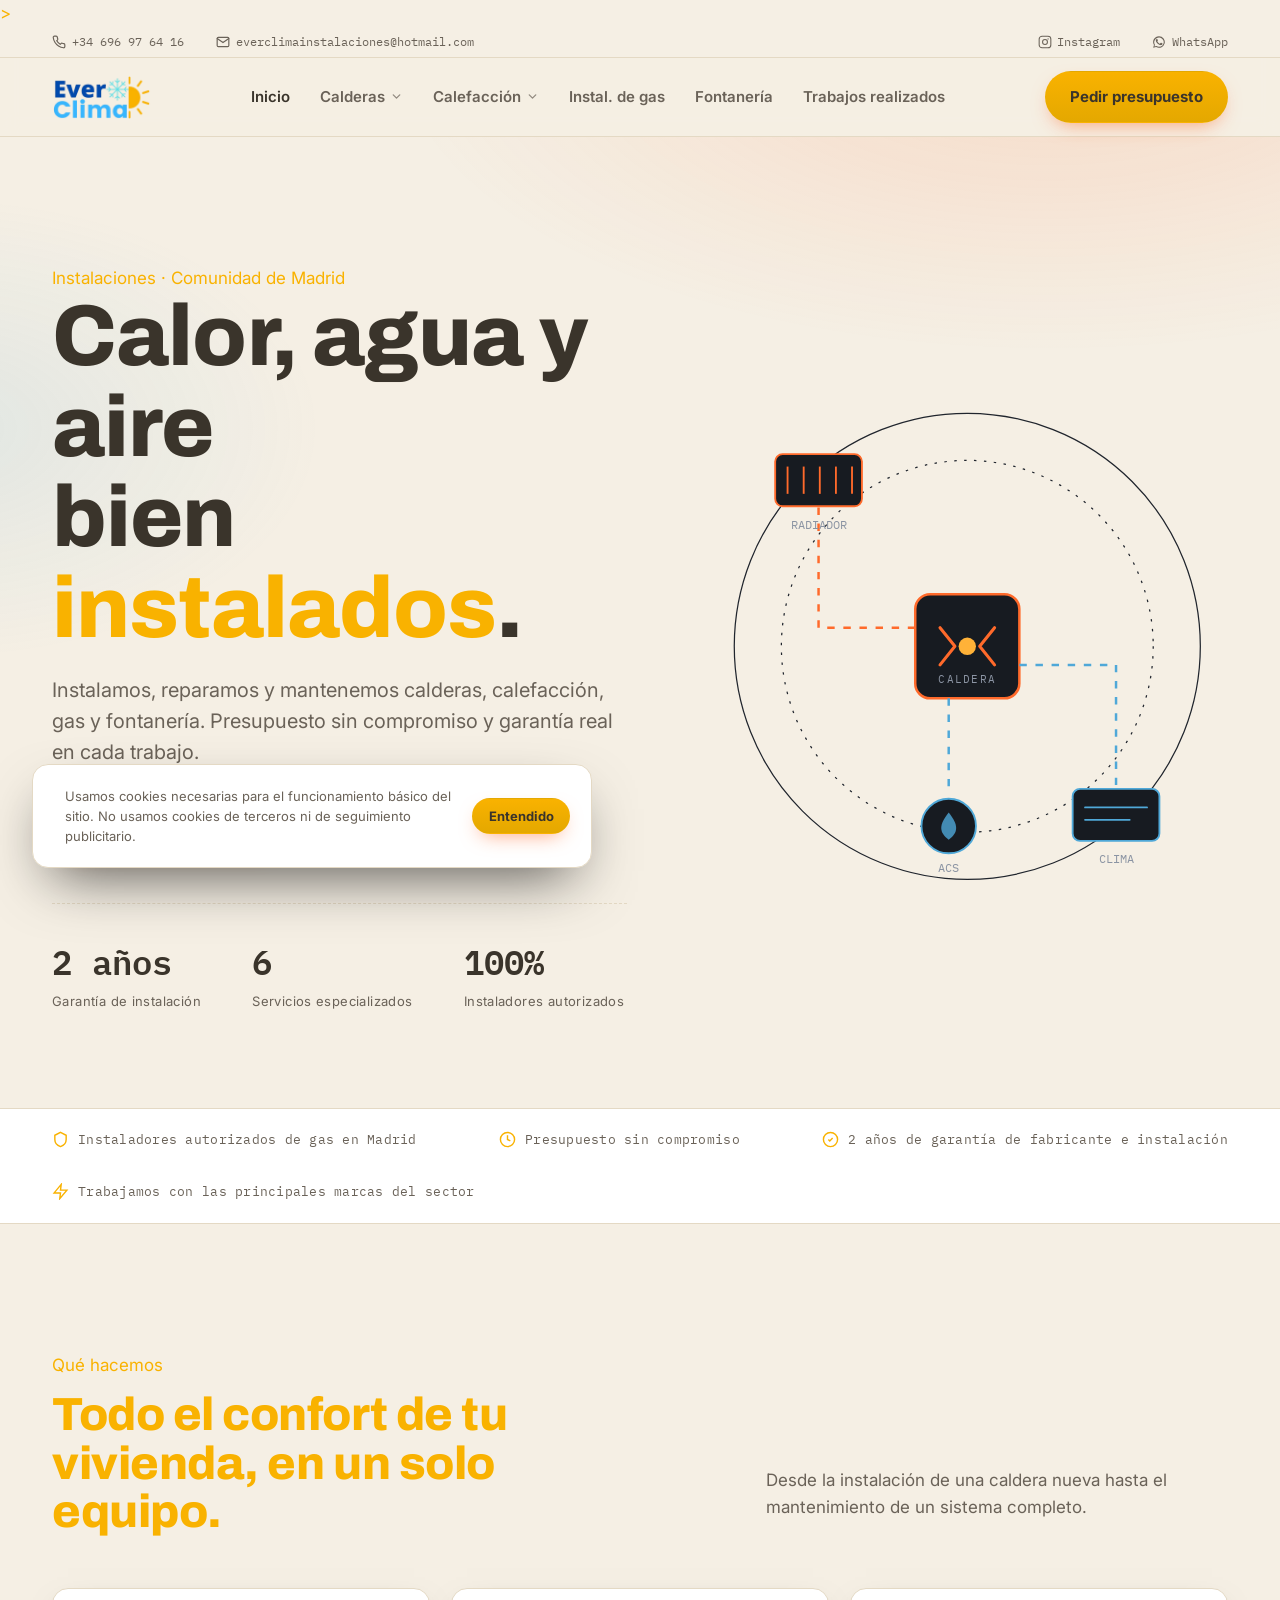
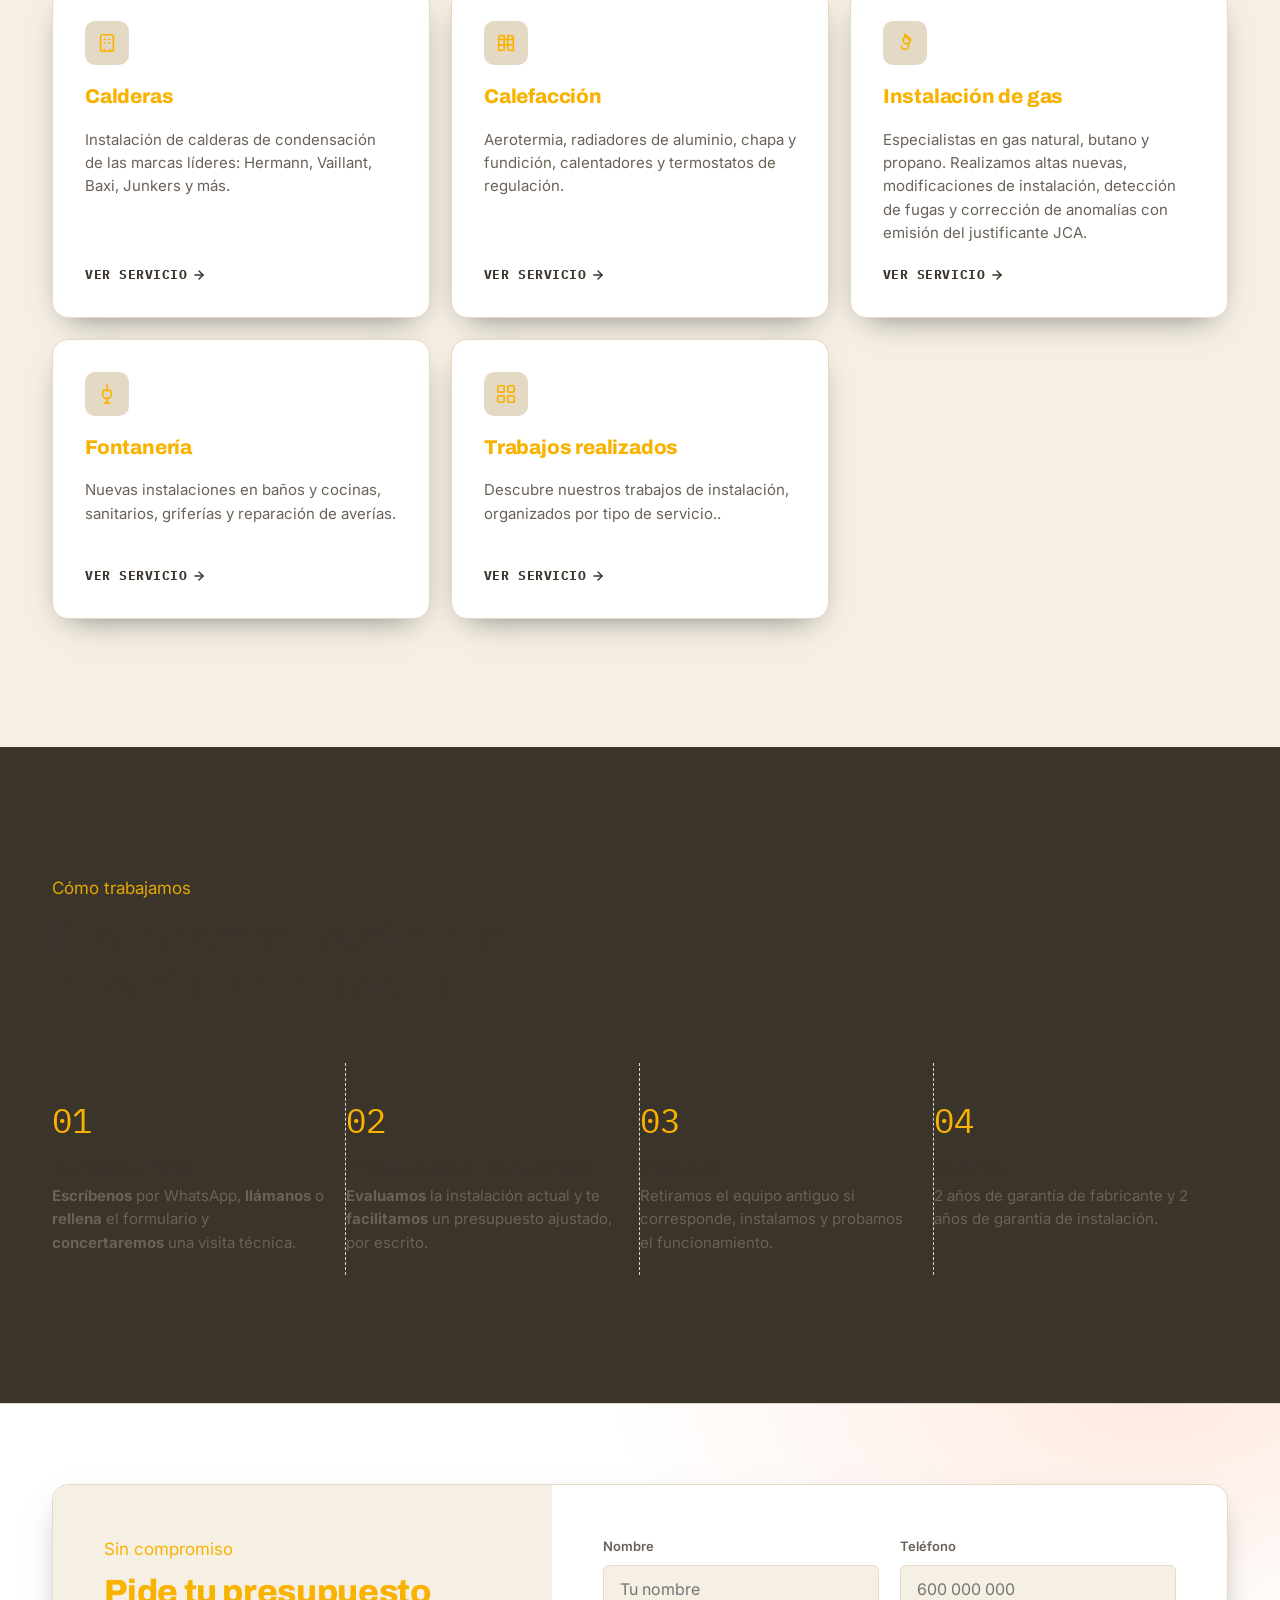
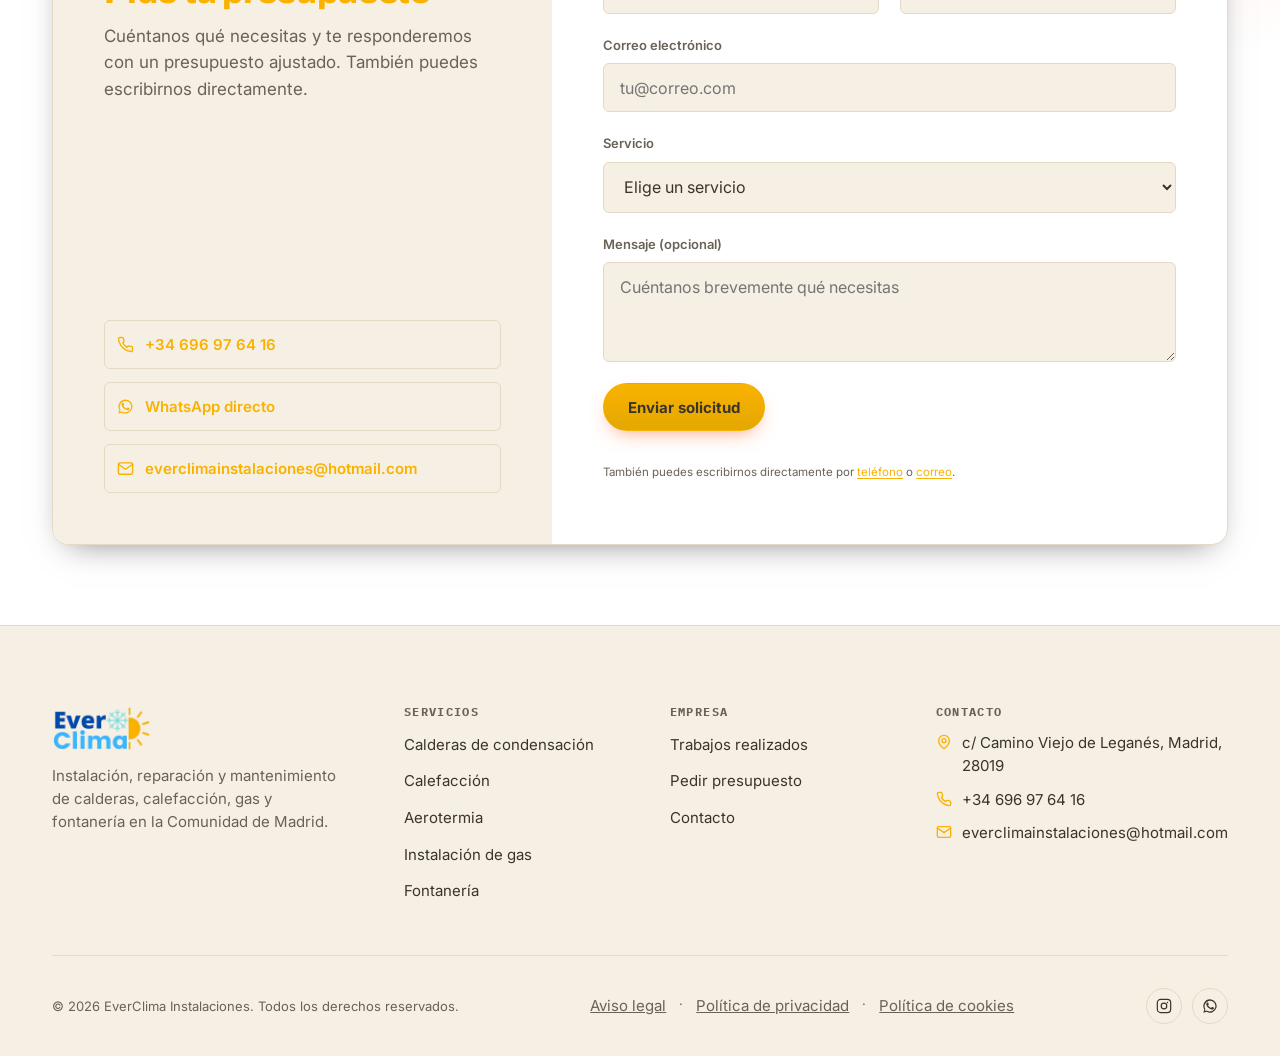
<file: index.html>
<!DOCTYPE html>
<html lang="es">
<head>
<meta charset="UTF-8">
<meta name="viewport" content="width=device-width, initial-scale=1.0">
    <meta name="theme-color" content="#3A342B">
<title>EverClima | Calderas, Aerotermia y Fontaneria en Madrid</title>
<meta name="description" content="Instalacion, reparacion y mantenimiento de calderas, calefaccion, aerotermia, gas y fontaneria en la Comunidad de Madrid. Presupuesto gratis sin compromiso.">
<link rel="canonical" href="https://everclima.com/index.html">
<link rel="icon" type="image/x-icon" href="favicon.ico">
<link rel="icon" type="image/png" sizes="32x32" href="favicon-32x32.png">
<link rel="icon" type="image/png" sizes="16x16" href="favicon-16x16.png">
<link rel="apple-touch-icon" sizes="180x180" href="apple-touch-icon.png">
<link rel="icon" type="image/png" sizes="192x192" href="android-chrome-192x192.png">
<link rel="icon" type="image/png" sizes="512x512" href="android-chrome-512x512.png">
    <meta property="og:type" content="website">
    <meta property="og:locale" content="es_ES">
    <meta property="og:site_name" content="EverClima Instalaciones">
    <meta property="og:title" content="EverClima Instalaciones | Calderas, Aerotermia y Fontaneria">
    <meta property="og:description" content="Instalacion, reparacion y mantenimiento de calderas, calefaccion, aerotermia, gas y fontaneria en la Comunidad de Madrid.">
    <meta property="og:url" content="https://everclima.com/index.html">
    <meta property="og:image" content="https://everclima.com/img/everclima-logo-original.png">>
<meta property="og:locale" content="es_ES">
<meta name="twitter:card" content="summary_large_image">
<meta name="twitter:title" content="Inicio | EverClima Instalaciones">
<meta name="twitter:description" content="Instalación, reparación y mantenimiento de calderas, calefacción, gas y fontanería en la Comunidad de Madrid.">
<meta name="twitter:image" content="https://everclima.com/img/logo/everclima-logo-original.png">
<link rel="preconnect" href="https://fonts.googleapis.com">
<link rel="preconnect" href="https://fonts.gstatic.com" crossorigin>
<link rel="stylesheet" href="https://fonts.googleapis.com/css2?family=Archivo:ital,wght@0,500;0,600;0,700;0,800;0,900;1,600&family=IBM+Plex+Mono:wght@400;500;600&family=Inter:wght@400;500;600;700&display=swap">
<link rel="stylesheet" href="css/base.min.css">
<link rel="stylesheet" href="css/home.min.css">
<style>
:root{
  --llama-500:#F9B200;
  --llama-600:#E4A800;
  --gas-400:#F9B200;
}
.boton--llama{ color:var(--hielo-050); }
.salto-a-contenido{ color:var(--hielo-050); }
</style>
<script type="application/ld+json">
{
  "@context": "https://schema.org",
  "@type": "HVACBusiness",
  "name": "EverClima Instalaciones",
  "description": "Instalación, reparación y mantenimiento de calderas, calefacción, gas y fontanería en la Comunidad de Madrid.",
  "url": "https://everclima.com/",
  "telephone": "+34696976416",
  "email": "everclimainstalaciones@hotmail.com",
  "image": "https://everclima.com/img/logo/everclima-logo-original.png",
  "priceRange": "EUR",
  "address": {
    "@type": "PostalAddress",
    "streetAddress": "c/ Camino Viejo de Leganés",
    "postalCode": "28019",
    "addressLocality": "Madrid",
    "addressRegion": "Comunidad de Madrid",
    "addressCountry": "ES"
  },
  "areaServed": "Comunidad de Madrid",
  "sameAs": ["https://www.instagram.com/everclima_es/"]
}
</script>
</head>
<body>
<a class="salto-a-contenido" href="#contenido">Saltar al contenido</a>
<header class="encabezado">
  <div class="barra-superior">
    <div class="contenedor">
      <div class="grupo">
        <a href="tel:+34696976416"><svg viewBox="0 0 24 24" fill="none" stroke="currentColor" stroke-width="2" stroke-linecap="round" stroke-linejoin="round"><path d="M22 16.92v3a2 2 0 0 1-2.18 2 19.79 19.79 0 0 1-8.63-3.07 19.5 19.5 0 0 1-6-6 19.79 19.79 0 0 1-3.07-8.67A2 2 0 0 1 4.11 2h3a2 2 0 0 1 2 1.72 12.84 12.84 0 0 0 .7 2.81 2 2 0 0 1-.45 2.11L8.09 9.91a16 16 0 0 0 6 6l1.27-1.27a2 2 0 0 1 2.11-.45 12.84 12.84 0 0 0 2.81.7A2 2 0 0 1 22 16.92z"/></svg> +34 696 97 64 16</a>
        <a href="mailto:everclimainstalaciones@hotmail.com"><svg viewBox="0 0 24 24" fill="none" stroke="currentColor" stroke-width="2" stroke-linecap="round" stroke-linejoin="round"><path d="M4 4h16c1.1 0 2 .9 2 2v12c0 1.1-.9 2-2 2H4c-1.1 0-2-.9-2-2V6c0-1.1.9-2 2-2z"/><path d="m22 6-10 7L2 6"/></svg> everclimainstalaciones@hotmail.com</a>
      </div>
      <div class="grupo">
        <a href="https://www.instagram.com/everclima_es?igsh=YTQydWdubGltcXBy" target="_blank" rel="noopener"><svg viewBox="0 0 24 24" fill="none" stroke="currentColor" stroke-width="1.8"><rect x="2" y="2" width="20" height="20" rx="5"/><circle cx="12" cy="12" r="4.2"/><circle cx="17.3" cy="6.7" r="1.1" fill="currentColor" stroke="none"/></svg> Instagram</a>
        <a href="https://wa.me/34696976416" target="_blank" rel="noopener"><svg viewBox="0 0 24 24" fill="currentColor"><path d="M17.5 14.4c-.3-.1-1.7-.9-2-1-.3-.1-.5-.1-.7.1-.2.3-.7 1-.9 1.2-.2.2-.3.2-.6.1-.3-.1-1.3-.5-2.4-1.5-.9-.8-1.5-1.8-1.7-2.1-.2-.3 0-.5.1-.6.1-.1.3-.3.4-.5.1-.1.2-.3.3-.4.1-.2 0-.4 0-.5C10 9 9.5 7.7 9.3 7.2c-.2-.5-.4-.4-.6-.4h-.5c-.2 0-.5.1-.7.3-.2.3-1 1-1 2.3 0 1.4 1 2.7 1.1 2.9.1.2 2 3.1 4.9 4.3.7.3 1.2.5 1.6.6.7.2 1.3.2 1.8.1.5-.1 1.7-.7 1.9-1.3.2-.7.2-1.2.2-1.3-.1-.2-.3-.3-.6-.4z"/><path d="M12 2a10 10 0 0 0-8.6 15.1L2 22l5-1.3A10 10 0 1 0 12 2zm0 18.2c-1.6 0-3.1-.4-4.5-1.2l-.3-.2-3 .8.8-2.9-.2-.3A8.2 8.2 0 1 1 20.2 12 8.2 8.2 0 0 1 12 20.2z"/></svg> WhatsApp</a>
      </div>
    </div>
  </div>
  <nav class="nav-principal contenedor" aria-label="Navegación principal">
    <a href="index.html" class="marca">
      <img src="img/logo/everclima-logo-original.png" alt="EverClima" class="logo-everclima" width="412" height="184">
    </a>
    <ul class="menu">
      <li class="activo"><a href="index.html">Inicio</a></li>
      <li class="">
        <a href="calderas.html">Calderas <svg viewBox="0 0 24 24" fill="none" stroke="currentColor" stroke-width="2.5" stroke-linecap="round" stroke-linejoin="round"><polyline points="6 9 12 15 18 9"/></svg></a>
        <div class="submenu">
          <a href="calderas.html">Calderas de condensación</a>
        </div>
      </li>
      <li class="">
        <a href="calefaccion.html">Calefacción <svg viewBox="0 0 24 24" fill="none" stroke="currentColor" stroke-width="2.5" stroke-linecap="round" stroke-linejoin="round"><polyline points="6 9 12 15 18 9"/></svg></a>
        <div class="submenu">
          <a href="aerotermia.html">Aerotermia</a>
          <a href="calefaccion.html#radiadores">Radiadores</a>
        </div>
      </li>
      <li class=""><a href="gas.html">Instal. de gas</a></li>
      <li class=""><a href="fontaneria.html">Fontanería</a></li>
      <li class=""><a href="trabajos.html">Trabajos realizados</a></li>
    </ul>
    <div class="acciones-nav">
      <a href="contacto.html" class="boton boton--llama">Pedir presupuesto</a>
      <button class="boton-menu-movil" aria-label="Abrir menú" aria-expanded="false">
        <svg viewBox="0 0 24 24" fill="none" stroke="currentColor" stroke-width="2" stroke-linecap="round"><line x1="4" y1="7" x2="20" y2="7"/><line x1="4" y1="12" x2="20" y2="12"/><line x1="4" y1="17" x2="20" y2="17"/></svg>
      </button>
    </div>
  </nav>
</header>
<main id="contenido">

<section class="hero">
  <div class="contenedor hero-grid">
    <div class="hero-copy">
      <span class="eyebrow">Instalaciones · Comunidad de Madrid</span>
      <h1>Calor, agua y aire<br>bien <em>instalados</em>.</h1>
      <p>Instalamos, reparamos y mantenemos calderas, calefacción, gas y fontanería. Presupuesto sin compromiso y garantía real en cada trabajo.</p>
      <div class="hero-acciones">
        <a href="contacto.html" class="boton boton--llama">Pedir presupuesto gratis</a>
        <a href="trabajos.html" class="boton boton--fantasma">Ver trabajos realizados</a>
      </div>
      <dl class="hero-datos">
        <div class="hero-dato"><dt>2 años</dt><dd>Garantía de instalación</dd></div>
        <div class="hero-dato"><dt>6</dt><dd>Servicios especializados</dd></div>
        <div class="hero-dato"><dt>100%</dt><dd>Instaladores autorizados</dd></div>
      </dl>
    </div>
    <div class="hero-diagrama">
<svg viewBox="0 0 420 420" fill="none" xmlns="http://www.w3.org/2000/svg" role="img" aria-label="Diagrama de un sistema de calefacción: caldera conectada por circuito a radiador y climatización">
  <circle cx="210" cy="210" r="188" stroke="#20252D" stroke-width="1"/>
  <circle cx="210" cy="210" r="150" stroke="#20252D" stroke-width="1" stroke-dasharray="2 6"/>

  <!-- Caldera (centro) -->
  <rect x="168" y="168" width="84" height="84" rx="12" fill="#171B21" stroke="#FF6A2B" stroke-width="2"/>
  <circle class="pulso" cx="210" cy="210" r="7" fill="#FFB238"/>
  <path d="M188 195 L200 210 L188 225" stroke="#FF6A2B" stroke-width="2.5" stroke-linecap="round" stroke-linejoin="round" fill="none"/>
  <path d="M232 195 L220 210 L232 225" stroke="#FF6A2B" stroke-width="2.5" stroke-linecap="round" stroke-linejoin="round" fill="none"/>

  <!-- Circuito a radiador (izquierda) -->
  <path class="trazo-animado" d="M168 195 H90 V95" stroke="#FF6A2B" stroke-width="2" fill="none"/>
  <rect x="55" y="55" width="70" height="42" rx="6" fill="#171B21" stroke="#FF6A2B" stroke-width="1.5"/>
  <line x1="65" y1="65" x2="65" y2="87" stroke="#FF6A2B" stroke-width="1.5"/>
  <line x1="78" y1="65" x2="78" y2="87" stroke="#FF6A2B" stroke-width="1.5"/>
  <line x1="91" y1="65" x2="91" y2="87" stroke="#FF6A2B" stroke-width="1.5"/>
  <line x1="104" y1="65" x2="104" y2="87" stroke="#FF6A2B" stroke-width="1.5"/>
  <line x1="117" y1="65" x2="117" y2="87" stroke="#FF6A2B" stroke-width="1.5"/>
  <text x="90" y="115" text-anchor="middle" font-family="IBM Plex Mono" font-size="10" fill="#8B94A3">RADIADOR</text>

  <!-- Circuito a A/A (derecha) -->
  <path class="trazo-animado" d="M252 225 H330 V325" stroke="#4FA8D8" stroke-width="2" fill="none"/>
  <rect x="295" y="325" width="70" height="42" rx="6" fill="#171B21" stroke="#4FA8D8" stroke-width="1.5"/>
  <path d="M305 340 h50 M305 350 h36" stroke="#4FA8D8" stroke-width="1.5" stroke-linecap="round"/>
  <text x="330" y="385" text-anchor="middle" font-family="IBM Plex Mono" font-size="10" fill="#8B94A3">CLIMA</text>

  <!-- Circuito a agua (abajo) -->
  <path class="trazo-animado" d="M195 252 V330" stroke="#4FA8D8" stroke-width="2" fill="none"/>
  <circle cx="195" cy="355" r="22" fill="#171B21" stroke="#4FA8D8" stroke-width="1.5"/>
  <path d="M195 344 c8 10 8 16 0 22 c-8 -6 -8 -12 0 -22z" fill="#4FA8D8" opacity=".8"/>
  <text x="195" y="392" text-anchor="middle" font-family="IBM Plex Mono" font-size="10" fill="#8B94A3">ACS</text>

  <text x="210" y="240" text-anchor="middle" font-family="IBM Plex Mono" font-size="9" fill="#8B94A3" letter-spacing="1">CALDERA</text>
</svg></div>
  </div>
</section>

<div class="confianza">
  <div class="contenedor">
    <span class="confianza-item"><svg viewBox="0 0 24 24" fill="none" stroke="currentColor" stroke-width="2"><path d="M12 2l8 4v6c0 5-3.5 8.5-8 10-4.5-1.5-8-5-8-10V6l8-4z"/></svg> Instaladores autorizados de gas en Madrid</span>
    <span class="confianza-item"><svg viewBox="0 0 24 24" fill="none" stroke="currentColor" stroke-width="2"><circle cx="12" cy="12" r="10"/><polyline points="12 6 12 12 16 14"/></svg> Presupuesto sin compromiso</span>
    <span class="confianza-item"><svg viewBox="0 0 24 24" fill="none" stroke="currentColor" stroke-width="2"><path d="M9 12l2 2 4-4"/><circle cx="12" cy="12" r="10"/></svg> 2 años de garantía de fabricante e instalación</span>
    <span class="confianza-item"><svg viewBox="0 0 24 24" fill="none" stroke="currentColor" stroke-width="2"><path d="M13 2L3 14h9l-1 8 10-12h-9l1-8z"/></svg> Trabajamos con las principales marcas del sector</span>
  </div>
</div>

<section class="seccion" id="servicios">
  <div class="contenedor">
    <div class="cabecera-seccion">
      <div>
        <span class="eyebrow">Qué hacemos</span>
        <h2>Todo el confort de tu vivienda, en un solo equipo.</h2>
      </div>
      <p>Desde la instalación de una caldera nueva hasta el mantenimiento de un sistema completo.</p>
    </div>
    <div class="grid-servicios">
      <a href="calderas.html" class="tarjeta-servicio card">
  <div style="display:flex; justify-content:space-between; align-items:flex-start;">
    <div class="icono-servicio"><svg viewBox="0 0 24 24" fill="none" stroke="currentColor" stroke-width="1.8" stroke-linecap="round" stroke-linejoin="round"><rect x="5" y="3" width="14" height="18" rx="2"/><path d="M9 8h1M9 12h1M14 8h1M14 12h1"/><path d="M9 21v-2M15 21v-2"/></svg></div>
    <span class="num"></span>
  </div>
  <h3>Calderas</h3>
  <p>Instalación de calderas de condensación de las marcas líderes: Hermann, Vaillant, Baxi, Junkers y más.</p>
  <span class="ver-mas">Ver servicio
    <svg viewBox="0 0 24 24" fill="none" stroke="currentColor" stroke-width="2.5" stroke-linecap="round" stroke-linejoin="round"><line x1="5" y1="12" x2="19" y2="12"/><polyline points="12 5 19 12 12 19"/></svg>
  </span>
</a>
      <a href="calefaccion.html" class="tarjeta-servicio card">
  <div style="display:flex; justify-content:space-between; align-items:flex-start;">
    <div class="icono-servicio"><svg viewBox="0 0 24 24" fill="none" stroke="currentColor" stroke-width="1.8" stroke-linecap="round" stroke-linejoin="round"><path d="M4 20V6a2 2 0 0 1 2-2h4M4 20h4M4 8h16M4 14h16M20 20V6a2 2 0 0 0-2-2h-4M20 20h-4M14 20V4M10 20V4"/></svg></div>
    <span class="num"></span>
  </div>
  <h3>Calefacción</h3>
  <p>Aerotermia, radiadores de aluminio, chapa y fundición, calentadores y termostatos de regulación.</p>
  <span class="ver-mas">Ver servicio
    <svg viewBox="0 0 24 24" fill="none" stroke="currentColor" stroke-width="2.5" stroke-linecap="round" stroke-linejoin="round"><line x1="5" y1="12" x2="19" y2="12"/><polyline points="12 5 19 12 12 19"/></svg>
  </span>
</a>
      <a href="gas.html" class="tarjeta-servicio card">
  <div style="display:flex; justify-content:space-between; align-items:flex-start;">
    <div class="icono-servicio"><svg viewBox="0 0 24 24" fill="none" stroke="currentColor" stroke-width="1.8" stroke-linecap="round" stroke-linejoin="round"><path d="M12 2c1 3-2 4-2 7a4 4 0 0 0 8 0c0-1-.5-2-1-2.5.3 1.5-.5 2.5-1.5 2 1-1.5 0-3.5-1.5-4.5.2 1.2-.3 2-1 2.5C13.5 5.5 13 3.5 12 2z"/><path d="M8 15a4 4 0 0 0 8 0c0-1.5-1-2.5-2-3"/></svg></div>
    <span class="num"></span>
  </div>
  <h3>Instalación de gas</h3>
  <p>Especialistas en gas natural, butano y propano. Realizamos altas nuevas, modificaciones de instalación, detección de fugas y corrección de anomalías con emisión del justificante JCA.</p>
  <span class="ver-mas">Ver servicio
    <svg viewBox="0 0 24 24" fill="none" stroke="currentColor" stroke-width="2.5" stroke-linecap="round" stroke-linejoin="round"><line x1="5" y1="12" x2="19" y2="12"/><polyline points="12 5 19 12 12 19"/></svg>
  </span>
</a>
      <a href="fontaneria.html" class="tarjeta-servicio card">
  <div style="display:flex; justify-content:space-between; align-items:flex-start;">
    <div class="icono-servicio"><svg viewBox="0 0 24 24" fill="none" stroke="currentColor" stroke-width="1.8" stroke-linecap="round" stroke-linejoin="round"><path d="M12 2v6M8 8h8l1 4a5 5 0 0 1-10 0z"/><path d="M12 16v6M9 22h6"/></svg></div>
    <span class="num"></span>
  </div>
  <h3>Fontanería</h3>
  <p>Nuevas instalaciones en baños y cocinas, sanitarios, griferías y reparación de averías.</p>
  <span class="ver-mas">Ver servicio
    <svg viewBox="0 0 24 24" fill="none" stroke="currentColor" stroke-width="2.5" stroke-linecap="round" stroke-linejoin="round"><line x1="5" y1="12" x2="19" y2="12"/><polyline points="12 5 19 12 12 19"/></svg>
  </span>
</a>
      
      <a href="trabajos.html" class="tarjeta-servicio card">
  <div style="display:flex; justify-content:space-between; align-items:flex-start;">
    <div class="icono-servicio"><svg viewBox="0 0 24 24" fill="none" stroke="currentColor" stroke-width="1.8" stroke-linecap="round" stroke-linejoin="round"><rect x="3" y="3" width="7" height="7" rx="1"/><rect x="14" y="3" width="7" height="7" rx="1"/><rect x="3" y="14" width="7" height="7" rx="1"/><rect x="14" y="14" width="7" height="7" rx="1"/></svg></div>
    <span class="num"></span>
  </div>
  <h3>Trabajos realizados</h3>
  <p>Descubre nuestros trabajos de instalación, organizados por tipo de servicio..</p>
  <span class="ver-mas">Ver servicio
    <svg viewBox="0 0 24 24" fill="none" stroke="currentColor" stroke-width="2.5" stroke-linecap="round" stroke-linejoin="round"><line x1="5" y1="12" x2="19" y2="12"/><polyline points="12 5 19 12 12 19"/></svg>
  </span>
</a>
    </div>
  </div>
</section>


<section class="seccion seccion--clara">
  <div class="contenedor">
    <div class="cabecera-seccion">
      <div>
        <span class="eyebrow">Cómo trabajamos</span>
        <h2>Del presupuesto a la puesta en marcha.</h2>
      </div>
    </div>
    <div class="proceso">
      <div class="paso-proceso">
        <span class="num-paso">01</span>
        <h3>Contacto y visita</h3>
        <p><strong>Escríbenos</strong> por WhatsApp, <strong>llámanos</strong> o <strong>rellena</strong> el formulario y <strong>concertaremos</strong> una visita técnica.</p>
      </div>
      <div class="paso-proceso">
        <span class="num-paso">02</span>
        <h3>Presupuesto sin compromiso</h3>
        <p><strong>Evaluamos</strong> la instalación actual y te <strong>facilitamos</strong> un presupuesto ajustado, por escrito.</p>
      </div>
      <div class="paso-proceso">
        <span class="num-paso">03</span>
        <h3>Instalación</h3>
        <p>Retiramos el equipo antiguo si corresponde, instalamos y probamos el funcionamiento.</p>
      </div>
      <div class="paso-proceso">
        <span class="num-paso">04</span>
        <h3>Garantía</h3>
        <p>2 años de garantía de fabricante y 2 años de garantía de instalación.</p>
      </div>
    </div>
  </div>
</section>

<section class="franja-formulario" id="presupuesto">
  <div class="contenedor" style="padding-block:var(--sp-6);">
    <div class="panel-formulario card">
      <div class="lado-info">
        <div>
          <span class="eyebrow">Sin compromiso</span>
          <h2>Pide tu presupuesto</h2>
          <p>Cuéntanos qué necesitas y te responderemos con un presupuesto ajustado. También puedes escribirnos directamente.</p>
        </div>
        <div class="contacto-directo">
          <a href="tel:+34696976416"><svg viewBox="0 0 24 24" fill="none" stroke="currentColor" stroke-width="2" stroke-linecap="round" stroke-linejoin="round"><path d="M22 16.92v3a2 2 0 0 1-2.18 2 19.79 19.79 0 0 1-8.63-3.07 19.5 19.5 0 0 1-6-6 19.79 19.79 0 0 1-3.07-8.67A2 2 0 0 1 4.11 2h3a2 2 0 0 1 2 1.72 12.84 12.84 0 0 0 .7 2.81 2 2 0 0 1-.45 2.11L8.09 9.91a16 16 0 0 0 6 6l1.27-1.27a2 2 0 0 1 2.11-.45 12.84 12.84 0 0 0 2.81.7A2 2 0 0 1 22 16.92z"/></svg> +34 696 97 64 16</a>
          <a href="https://wa.me/34696976416" target="_blank" rel="noopener"><svg viewBox="0 0 24 24" fill="currentColor"><path d="M17.5 14.4c-.3-.1-1.7-.9-2-1-.3-.1-.5-.1-.7.1-.2.3-.7 1-.9 1.2-.2.2-.3.2-.6.1-.3-.1-1.3-.5-2.4-1.5-.9-.8-1.5-1.8-1.7-2.1-.2-.3 0-.5.1-.6.1-.1.3-.3.4-.5.1-.1.2-.3.3-.4.1-.2 0-.4 0-.5C10 9 9.5 7.7 9.3 7.2c-.2-.5-.4-.4-.6-.4h-.5c-.2 0-.5.1-.7.3-.2.3-1 1-1 2.3 0 1.4 1 2.7 1.1 2.9.1.2 2 3.1 4.9 4.3.7.3 1.2.5 1.6.6.7.2 1.3.2 1.8.1.5-.1 1.7-.7 1.9-1.3.2-.7.2-1.2.2-1.3-.1-.2-.3-.3-.6-.4z"/><path d="M12 2a10 10 0 0 0-8.6 15.1L2 22l5-1.3A10 10 0 1 0 12 2zm0 18.2c-1.6 0-3.1-.4-4.5-1.2l-.3-.2-3 .8.8-2.9-.2-.3A8.2 8.2 0 1 1 20.2 12 8.2 8.2 0 0 1 12 20.2z"/></svg> WhatsApp directo</a>
          <a href="mailto:everclimainstalaciones@hotmail.com"><svg viewBox="0 0 24 24" fill="none" stroke="currentColor" stroke-width="2" stroke-linecap="round" stroke-linejoin="round"><path d="M4 4h16c1.1 0 2 .9 2 2v12c0 1.1-.9 2-2 2H4c-1.1 0-2-.9-2-2V6c0-1.1.9-2 2-2z"/><path d="m22 6-10 7L2 6"/></svg> everclimainstalaciones@hotmail.com</a>
        </div>
      </div>
      <form class="form-presupuesto" action="https://formspree.io/f/xvzevkda" method="POST">
        <input type="hidden" name="_gotcha" style="display:none" tabindex="-1" autocomplete="off">
        <input type="hidden" name="_next" value="https://everclima.com/gracias.html">
        <input type="hidden" name="_subject" value="Nuevo presupuesto solicitado — EverClima">
        <input type="hidden" name="_template" value="plain">
        <div class="fila-campos">
          <div class="campo">
            <label for="nombre">Nombre</label>
            <input type="text" id="nombre" name="nombre" required placeholder="Tu nombre" autocomplete="name">
          </div>
          <div class="campo">
            <label for="telefono">Teléfono</label>
            <input type="tel" id="telefono" name="telefono" required placeholder="600 000 000" autocomplete="tel">
          </div>
        </div>
        <div class="campo">
          <label for="email">Correo electrónico</label>
          <input type="email" id="email" name="email" required placeholder="tu@correo.com" autocomplete="email">
        </div>
        <div class="campo">
          <label for="servicio">Servicio</label>
          <select id="servicio" name="servicio" required>
            <option value="">Elige un servicio</option>
            <option>Calderas</option>
            <option>Calefacción</option>
            <option>Aerotermia</option>
            <option>Instalación de gas</option>
            <option>Fontanería</option>
            <option>Otro</option>
          </select>
        </div>
        <div class="campo">
          <label for="mensaje">Mensaje (opcional)</label>
          <textarea id="mensaje" name="mensaje" placeholder="Cuéntanos brevemente qué necesitas"></textarea>
        </div>
        <button type="submit" class="boton boton--llama" style="align-self:flex-start;">Enviar solicitud</button>
        <p class="nota-form">También puedes escribirnos directamente por <a href="tel:+34696976416">teléfono</a> o <a href="mailto:everclimainstalaciones@hotmail.com">correo</a>.</p>
      </form>
    </div>
  </div>
</section>

</main>
<footer class="pie">
  <div class="contenedor">
    <div class="pie-grid">
      <div class="pie-marca">
        <a href="index.html" class="marca"><img src="img/logo/everclima-logo-original.png" alt="EverClima" class="logo-everclima" width="412" height="184"></a>
        <p>Instalación, reparación y mantenimiento de calderas, calefacción, gas y fontanería en la Comunidad de Madrid.</p>
      </div>
      <div>
        <h4>Servicios</h4>
        <ul>
          <li><a href="calderas.html">Calderas de condensación</a></li>
          <li><a href="calefaccion.html">Calefacción</a></li>
          <li><a href="aerotermia.html">Aerotermia</a></li>
          <li><a href="gas.html">Instalación de gas</a></li>
          <li><a href="fontaneria.html">Fontanería</a></li>
        </ul>
      </div>
      <div>
        <h4>Empresa</h4>
        <ul>
          <li><a href="trabajos.html">Trabajos realizados</a></li>
          <li><a href="contacto.html">Pedir presupuesto</a></li>
          <li><a href="contacto.html">Contacto</a></li>
        </ul>
      </div>
      <div>
        <h4>Contacto</h4>
        <ul>
          <li class="pie-contacto-item"><svg viewBox="0 0 24 24" fill="none" stroke="currentColor" stroke-width="2" stroke-linecap="round" stroke-linejoin="round"><path d="M20 10c0 6-8 12-8 12s-8-6-8-12a8 8 0 0 1 16 0z"/><circle cx="12" cy="10" r="3"/></svg><span>c/ Camino Viejo de Leganés, Madrid, 28019</span></li>
          <li class="pie-contacto-item"><svg viewBox="0 0 24 24" fill="none" stroke="currentColor" stroke-width="2" stroke-linecap="round" stroke-linejoin="round"><path d="M22 16.92v3a2 2 0 0 1-2.18 2 19.79 19.79 0 0 1-8.63-3.07 19.5 19.5 0 0 1-6-6 19.79 19.79 0 0 1-3.07-8.67A2 2 0 0 1 4.11 2h3a2 2 0 0 1 2 1.72 12.84 12.84 0 0 0 .7 2.81 2 2 0 0 1-.45 2.11L8.09 9.91a16 16 0 0 0 6 6l1.27-1.27a2 2 0 0 1 2.11-.45 12.84 12.84 0 0 0 2.81.7A2 2 0 0 1 22 16.92z"/></svg><a href="tel:+34696976416">+34 696 97 64 16</a></li>
          <li class="pie-contacto-item"><svg viewBox="0 0 24 24" fill="none" stroke="currentColor" stroke-width="2" stroke-linecap="round" stroke-linejoin="round"><path d="M4 4h16c1.1 0 2 .9 2 2v12c0 1.1-.9 2-2 2H4c-1.1 0-2-.9-2-2V6c0-1.1.9-2 2-2z"/><path d="m22 6-10 7L2 6"/></svg><a href="mailto:everclimainstalaciones@hotmail.com">everclimainstalaciones@hotmail.com</a></li>
        </ul>
      </div>
    </div>
    <div class="pie-inferior">
      <span>© 2026 EverClima Instalaciones. Todos los derechos reservados.</span><div class="enlaces-legales"><a href="aviso-legal.html">Aviso legal</a> · <a href="politica-privacidad.html">Política de privacidad</a> · <a href="politica-cookies.html">Política de cookies</a></div>
      <div class="redes-pie">
        <a href="https://www.instagram.com/everclima_es?igsh=YTQydWdubGltcXBy" target="_blank" rel="noopener" aria-label="Instagram"><svg viewBox="0 0 24 24" fill="none" stroke="currentColor" stroke-width="1.8"><rect x="2" y="2" width="20" height="20" rx="5"/><circle cx="12" cy="12" r="4.2"/><circle cx="17.3" cy="6.7" r="1.1" fill="currentColor" stroke="none"/></svg></a>
        <a href="https://wa.me/34696976416" target="_blank" rel="noopener" aria-label="WhatsApp"><svg viewBox="0 0 24 24" fill="currentColor"><path d="M17.5 14.4c-.3-.1-1.7-.9-2-1-.3-.1-.5-.1-.7.1-.2.3-.7 1-.9 1.2-.2.2-.3.2-.6.1-.3-.1-1.3-.5-2.4-1.5-.9-.8-1.5-1.8-1.7-2.1-.2-.3 0-.5.1-.6.1-.1.3-.3.4-.5.1-.1.2-.3.3-.4.1-.2 0-.4 0-.5C10 9 9.5 7.7 9.3 7.2c-.2-.5-.4-.4-.6-.4h-.5c-.2 0-.5.1-.7.3-.2.3-1 1-1 2.3 0 1.4 1 2.7 1.1 2.9.1.2 2 3.1 4.9 4.3.7.3 1.2.5 1.6.6.7.2 1.3.2 1.8.1.5-.1 1.7-.7 1.9-1.3.2-.7.2-1.2.2-1.3-.1-.2-.3-.3-.6-.4z"/><path d="M12 2a10 10 0 0 0-8.6 15.1L2 22l5-1.3A10 10 0 1 0 12 2zm0 18.2c-1.6 0-3.1-.4-4.5-1.2l-.3-.2-3 .8.8-2.9-.2-.3A8.2 8.2 0 1 1 20.2 12 8.2 8.2 0 0 1 12 20.2z"/></svg></a>
      </div>
    </div>
  </div>
</footer>

<div class="aviso-cookies" role="dialog" aria-live="polite">
  <p>Usamos cookies necesarias para el funcionamiento básico del sitio. No usamos cookies de terceros ni de seguimiento publicitario.</p>
  <button class="boton boton--llama" data-accion="aceptar-cookies">Entendido</button>
</div>
<script src="js/comun.min.js"></script>
</body>
</html>
</file>
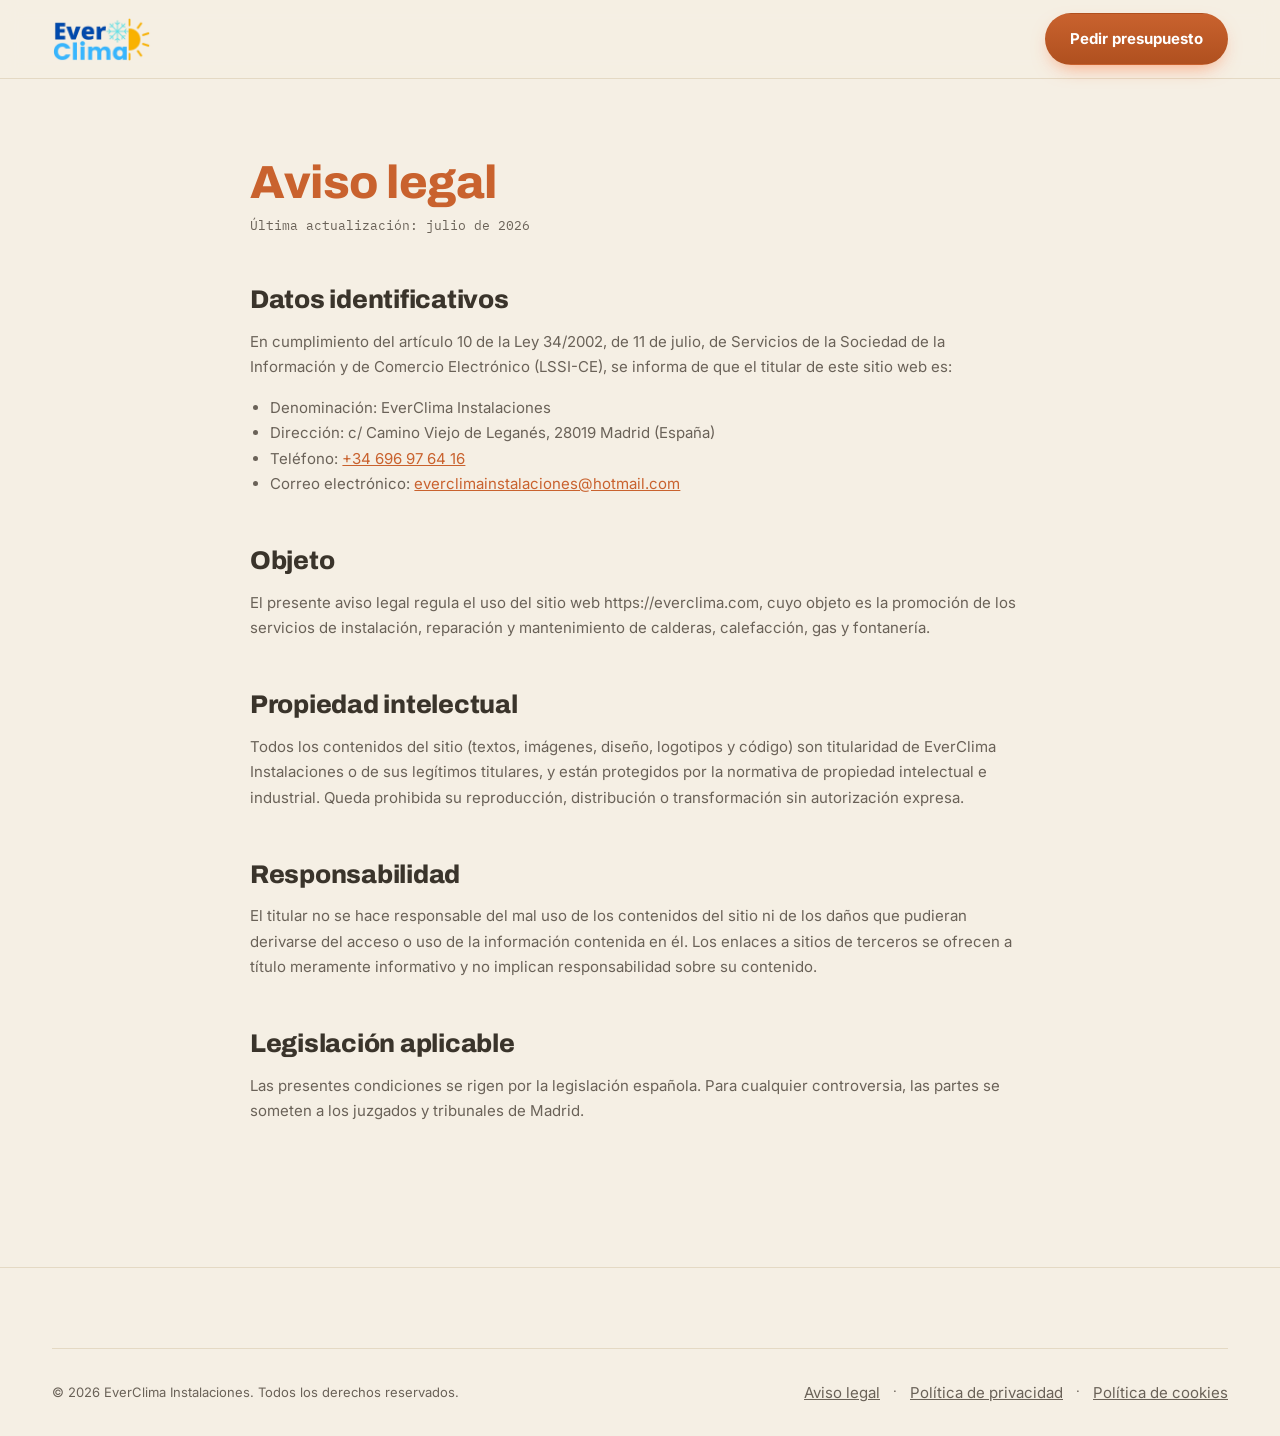
<file: aviso-legal.html>
<!DOCTYPE html>
<html lang="es">
<head>
<meta charset="UTF-8">
<meta name="viewport" content="width=device-width, initial-scale=1.0">
    <meta name="theme-color" content="#3A342B">
<title>Aviso Legal | EverClima Instalaciones</title>
<meta name="description" content="Aviso legal de EverClima Instalaciones. Informacion sobre el titular del sitio web, condiciones de uso y politica de privacidad.">
<meta name="robots" content="noindex, nofollow">
<link rel="icon" type="image/x-icon" href="favicon.ico">
<link rel="preconnect" href="https://fonts.googleapis.com">
<link rel="preconnect" href="https://fonts.gstatic.com" crossorigin>
<link rel="stylesheet" href="https://fonts.googleapis.com/css2?family=Archivo:ital,wght@0,500;0,600;0,700;0,800;0,900;1,600&family=IBM+Plex+Mono:wght@400;500;600&family=Inter:wght@400;500;600;700&display=swap">
<link rel="stylesheet" href="css/base.min.css">
<link rel="stylesheet" href="css/legal.css">

    <meta property="og:type" content="website">
    <meta property="og:locale" content="es_ES">
    <meta property="og:site_name" content="EverClima Instalaciones">
    <meta property="og:title" content="Aviso Legal | EverClima Instalaciones">
    <meta property="og:description" content="Aviso legal de EverClima Instalaciones.">
    <meta property="og:url" content="https://everclima.com/aviso-legal.html">
    <meta property="og:image" content="https://everclima.com/img/everclima-logo-original.png">
      <link rel="canonical" href="https://everclima.com/aviso-legal.html">
  </head>
<body>
<a class="salto-a-contenido" href="#contenido">Saltar al contenido</a>
<header class="encabezado">
  <nav class="nav-principal contenedor" aria-label="Navegación principal">
    <a href="index.html" class="marca">
      <img src="img/logo/everclima-logo-original.png" alt="EverClima" class="logo-everclima" width="412" height="184">
    </a>
    <div class="acciones-nav">
      <a href="contacto.html" class="boton boton--llama">Pedir presupuesto</a>
    </div>
  </nav>
</header>
<main id="contenido" class="contenedor">
  <article class="legal">
    <h1>Aviso legal</h1>
    <span class="fecha">Última actualización: julio de 2026</span>

    <h2>Datos identificativos</h2>
    <p>En cumplimiento del artículo 10 de la Ley 34/2002, de 11 de julio, de Servicios de la Sociedad de la Información y de Comercio Electrónico (LSSI-CE), se informa de que el titular de este sitio web es:</p>
    <ul>
      <li>Denominación: EverClima Instalaciones</li>
      <li>Dirección: c/ Camino Viejo de Leganés, 28019 Madrid (España)</li>
      <li>Teléfono: <a href="tel:+34696976416">+34 696 97 64 16</a></li>
      <li>Correo electrónico: <a href="mailto:everclimainstalaciones@hotmail.com">everclimainstalaciones@hotmail.com</a></li>
    </ul>

    <h2>Objeto</h2>
    <p>El presente aviso legal regula el uso del sitio web https://everclima.com, cuyo objeto es la promoción de los servicios de instalación, reparación y mantenimiento de calderas, calefacción, gas y fontanería.</p>

    <h2>Propiedad intelectual</h2>
    <p>Todos los contenidos del sitio (textos, imágenes, diseño, logotipos y código) son titularidad de EverClima Instalaciones o de sus legítimos titulares, y están protegidos por la normativa de propiedad intelectual e industrial. Queda prohibida su reproducción, distribución o transformación sin autorización expresa.</p>

    <h2>Responsabilidad</h2>
    <p>El titular no se hace responsable del mal uso de los contenidos del sitio ni de los daños que pudieran derivarse del acceso o uso de la información contenida en él. Los enlaces a sitios de terceros se ofrecen a título meramente informativo y no implican responsabilidad sobre su contenido.</p>

    <h2>Legislación aplicable</h2>
    <p>Las presentes condiciones se rigen por la legislación española. Para cualquier controversia, las partes se someten a los juzgados y tribunales de Madrid.</p>
  </article>
</main>
<footer class="pie">
  <div class="contenedor">
    <div class="pie-inferior">
      <span>© 2026 EverClima Instalaciones. Todos los derechos reservados.</span>
      <div class="enlaces-legales"><a href="aviso-legal.html">Aviso legal</a> · <a href="politica-privacidad.html">Política de privacidad</a> · <a href="politica-cookies.html">Política de cookies</a></div>
    </div>
  </div>
</footer>
</body>
</html>
</file>
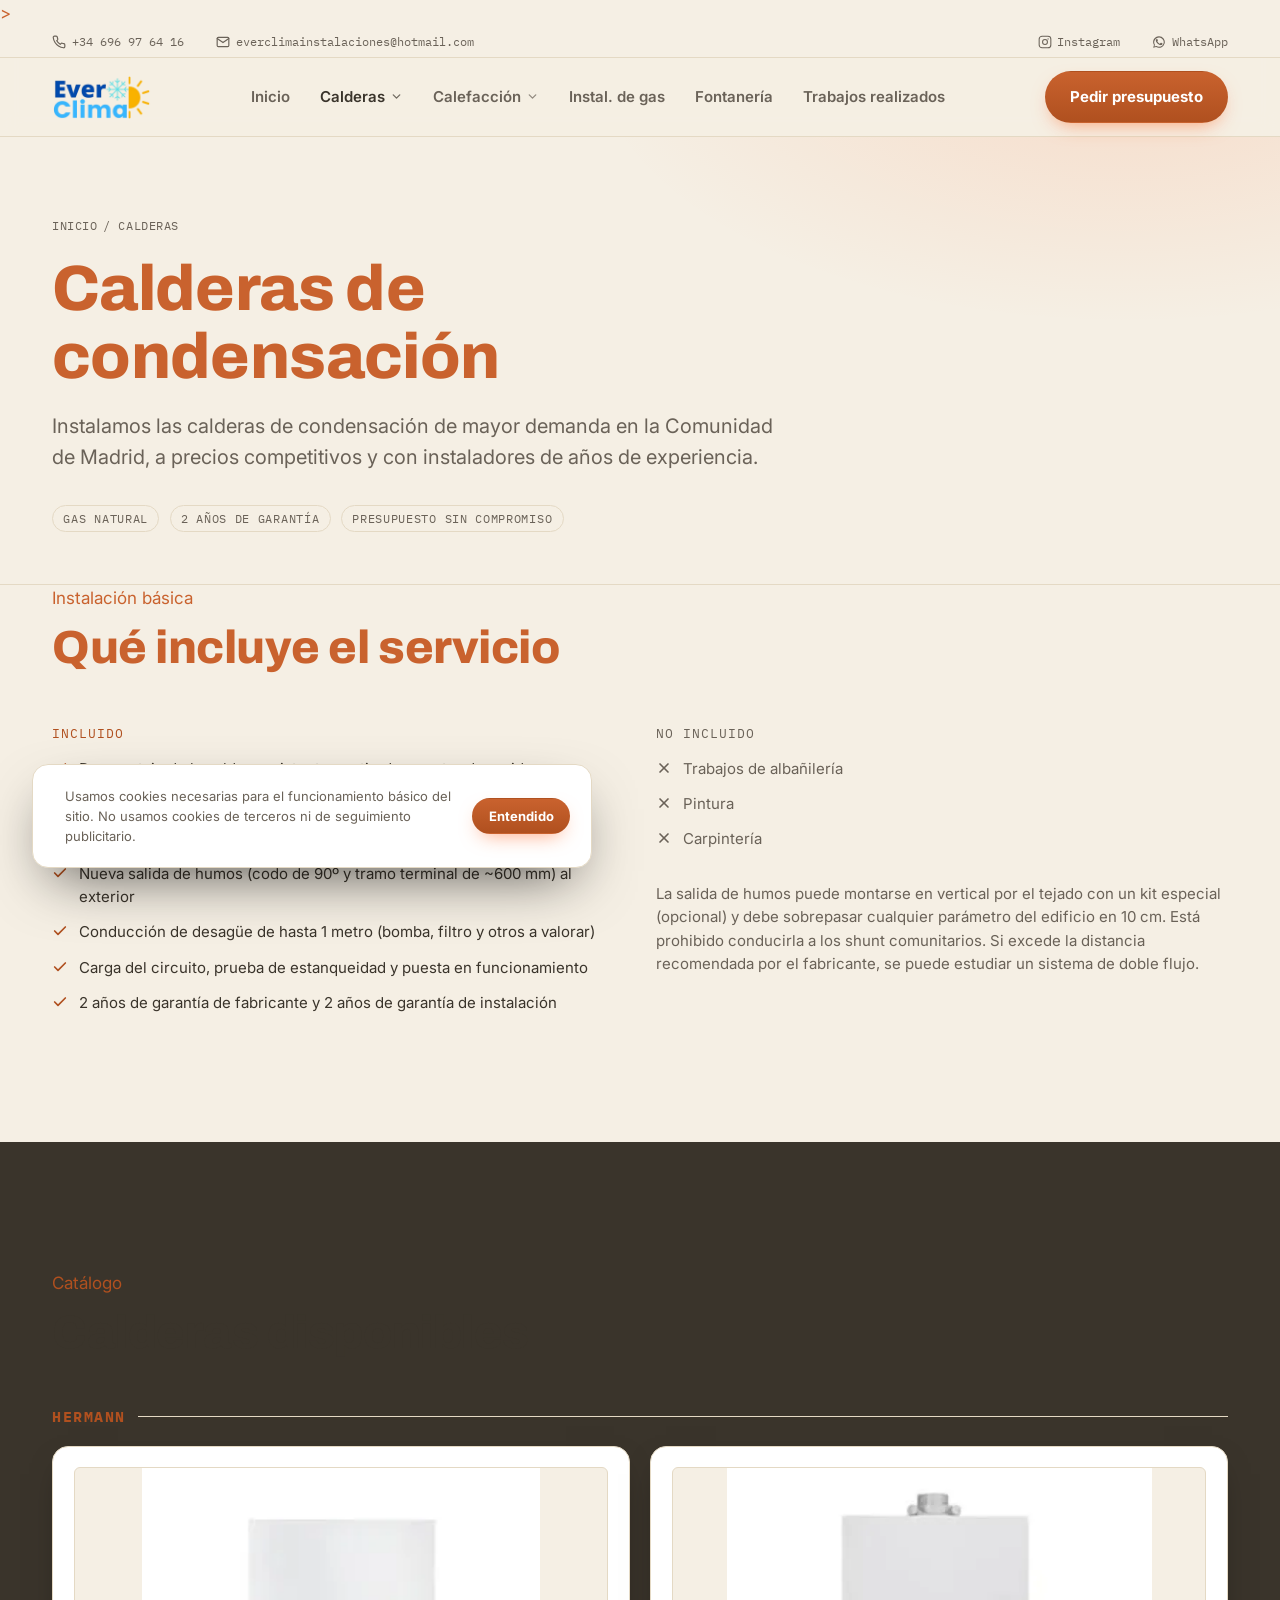
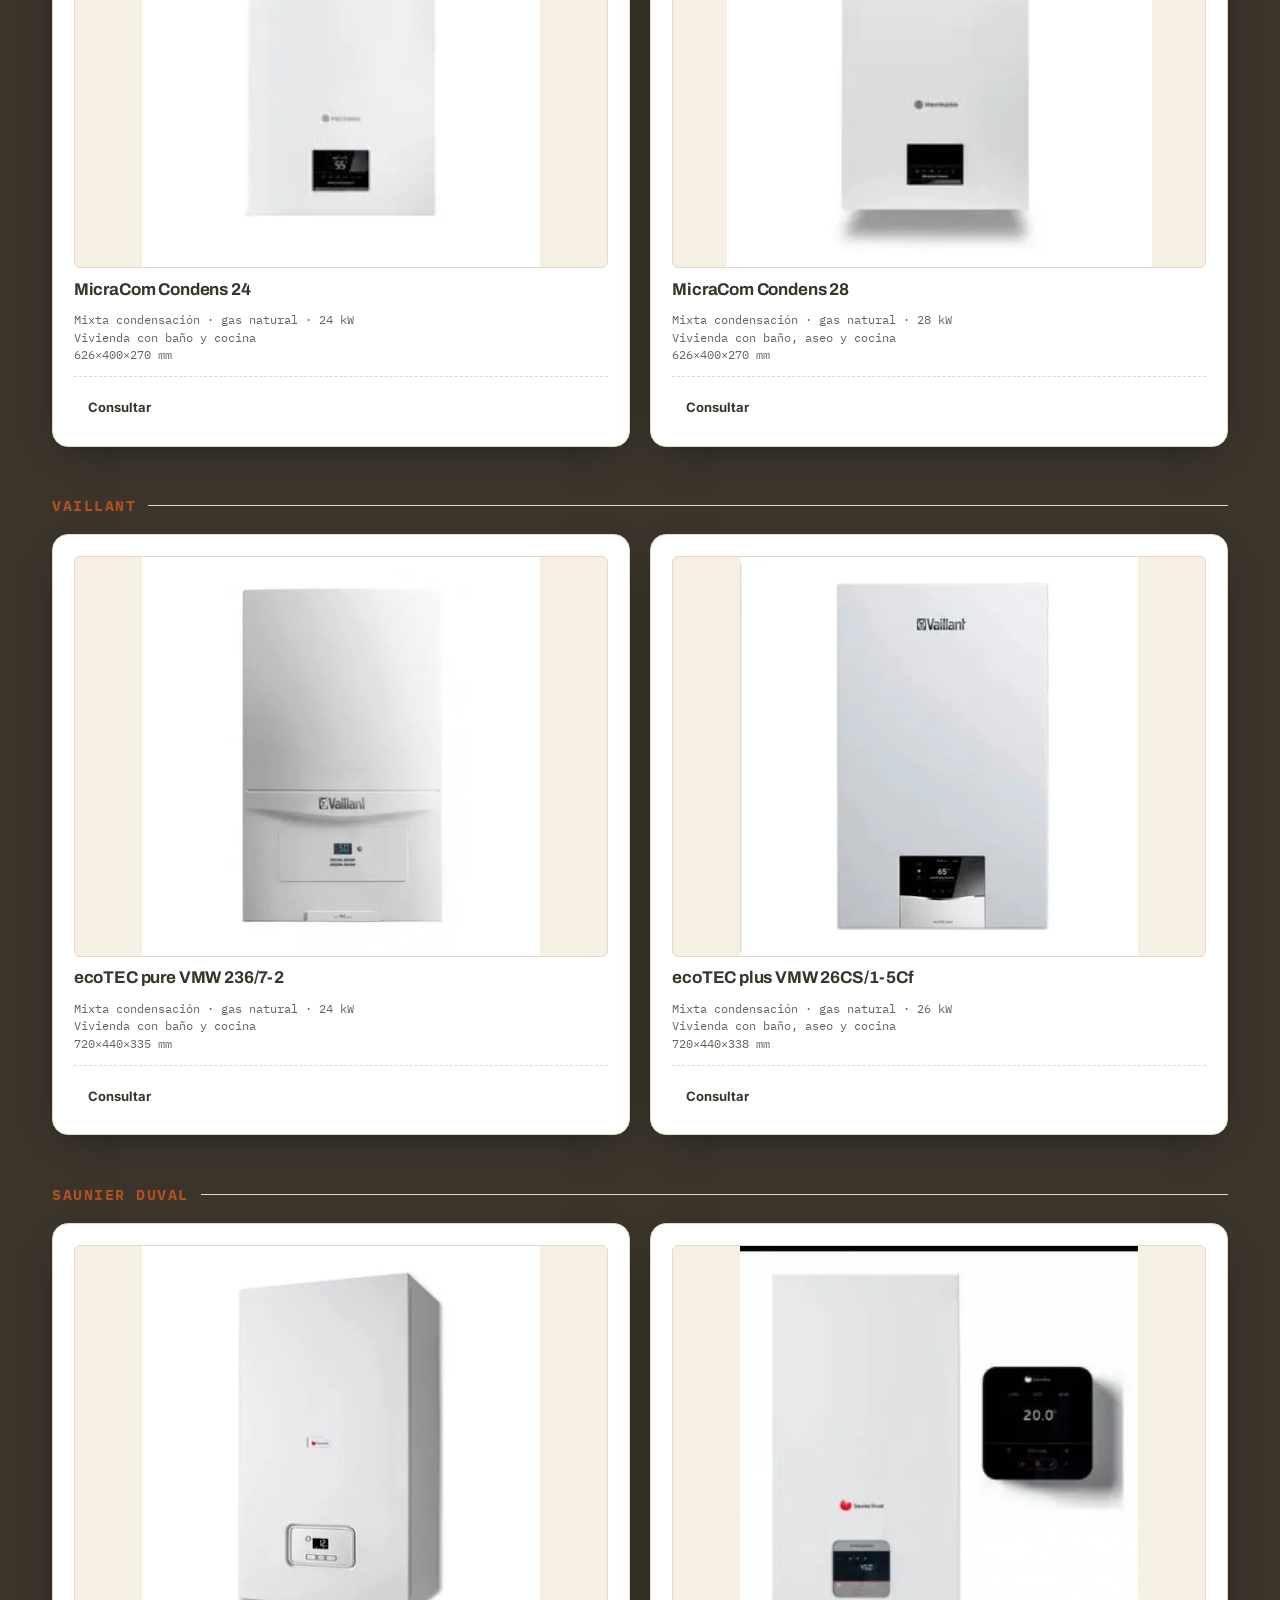
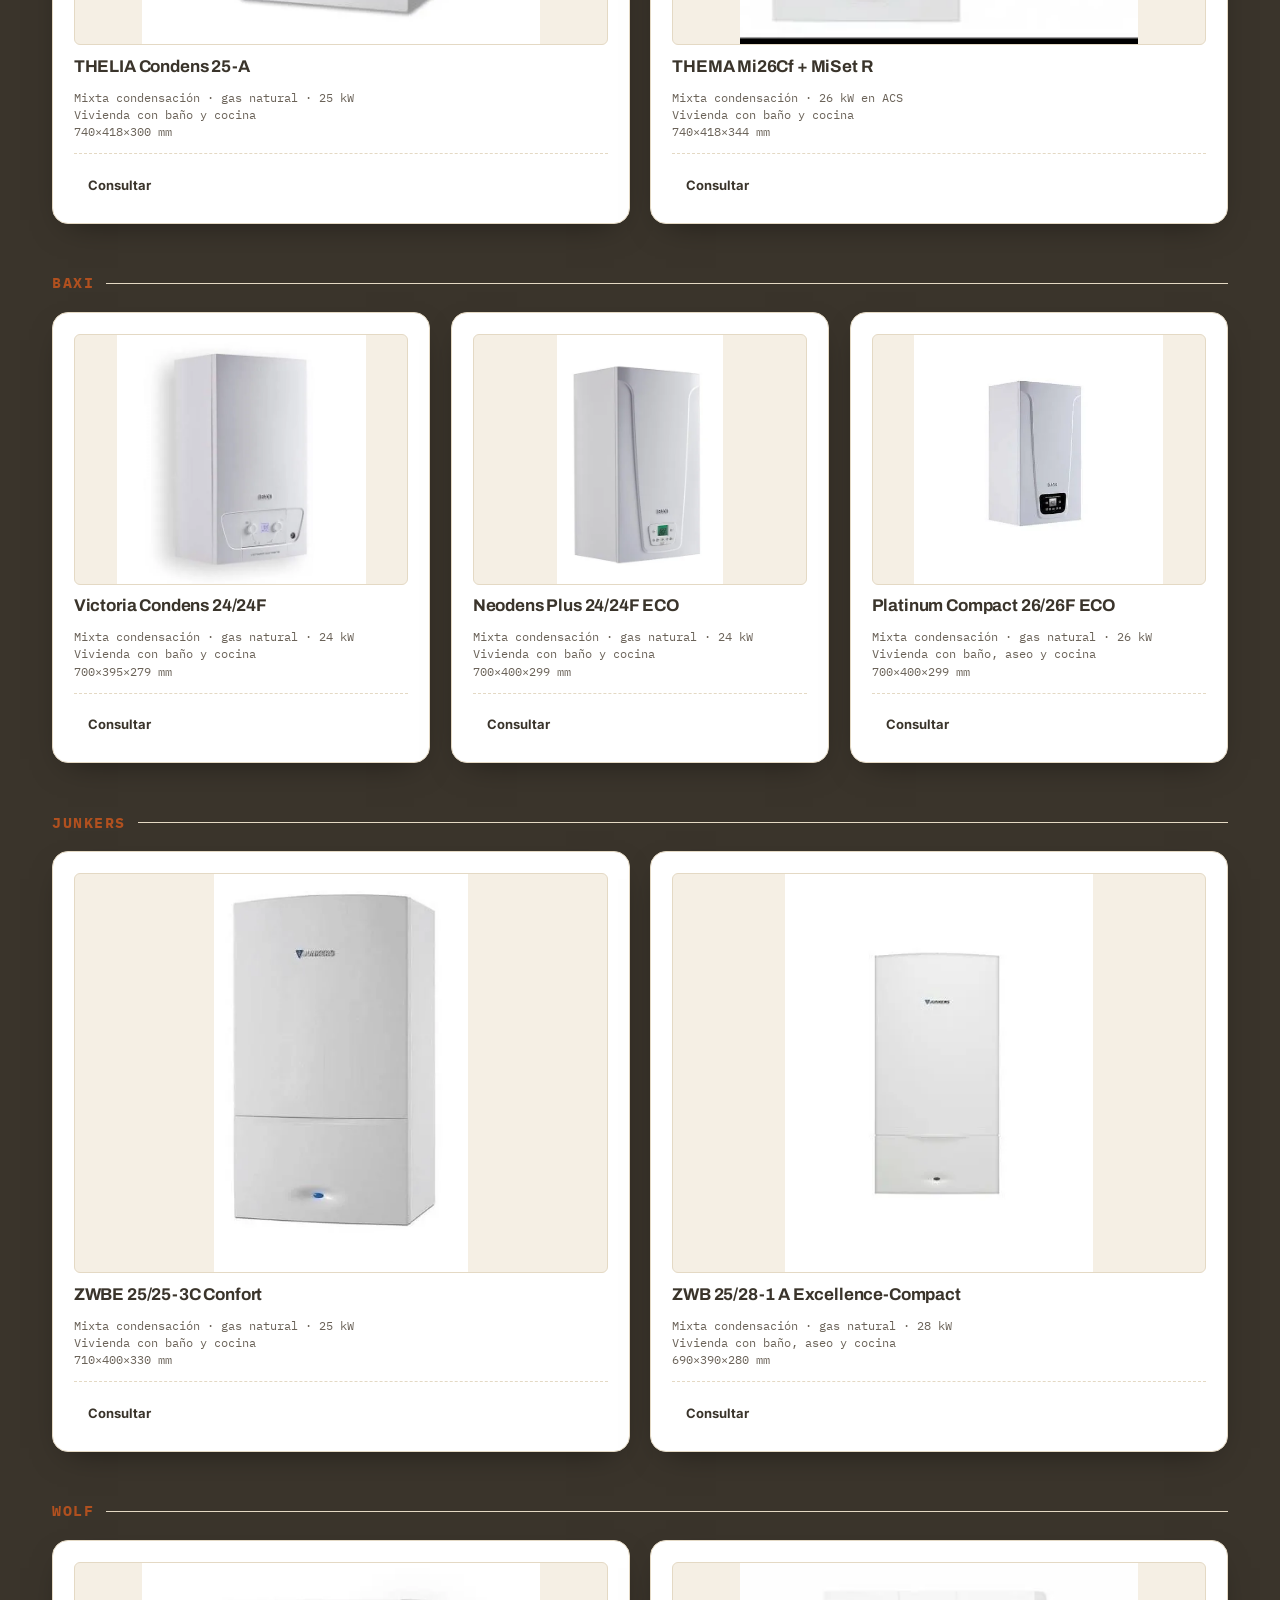
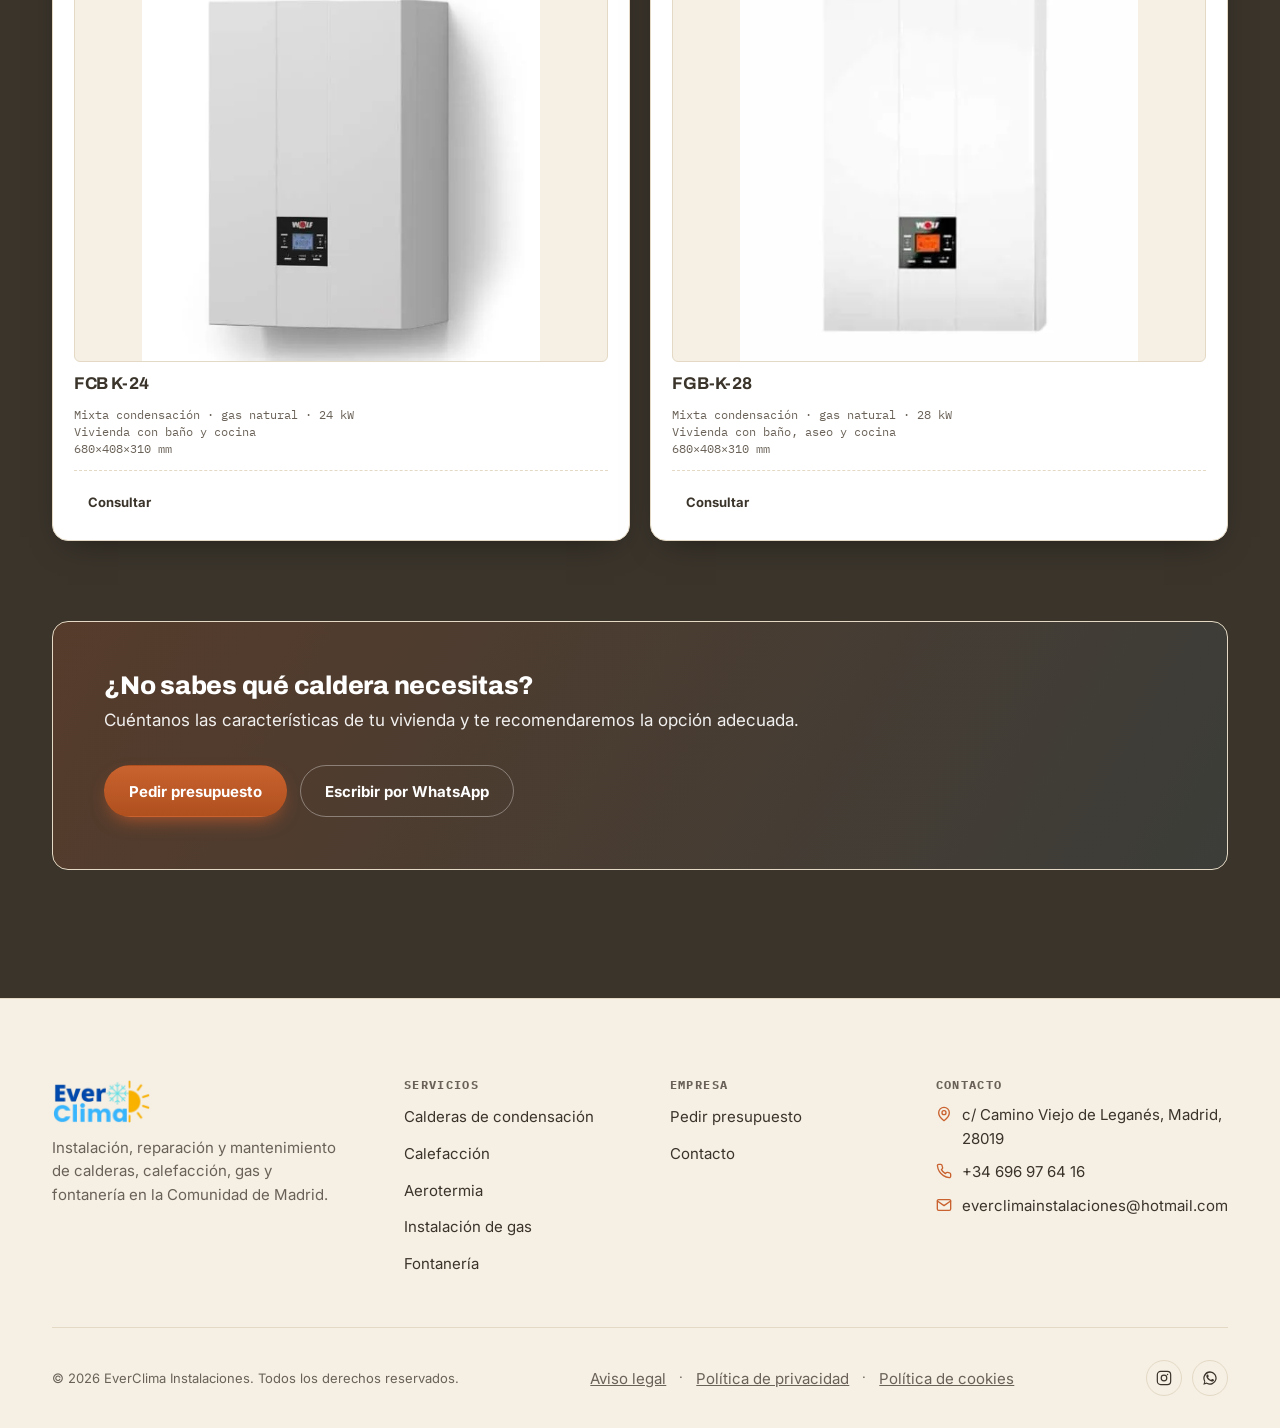
<file: calderas.html>
<!DOCTYPE html>
<html lang="es">
<head>
<meta charset="UTF-8">
<meta name="viewport" content="width=device-width, initial-scale=1.0">
    <meta name="theme-color" content="#3A342B">
<title>Reparacion e Instalacion de Calderas en Madrid | EverClima</title>
<meta name="description" content="Instalacion y reparacion de calderas de condensacion Hermann, Vaillant y Saunier Duval en Madrid. Mantenimiento y cambio de caldera con garantia.">
<link rel="canonical" href="https://everclima.com/calderas.html">
<link rel="icon" type="image/x-icon" href="favicon.ico">
<link rel="icon" type="image/png" sizes="32x32" href="favicon-32x32.png">
<link rel="icon" type="image/png" sizes="16x16" href="favicon-16x16.png">
<link rel="apple-touch-icon" sizes="180x180" href="apple-touch-icon.png">
<link rel="icon" type="image/png" sizes="192x192" href="android-chrome-192x192.png">
<link rel="icon" type="image/png" sizes="512x512" href="android-chrome-512x512.png">
    <meta property="og:type" content="website">
    <meta property="og:locale" content="es_ES">
    <meta property="og:site_name" content="EverClima Instalaciones">
    <meta property="og:title" content="Reparacion e Instalacion de Calderas en Madrid | EverClima">
    <meta property="og:description" content="Instalacion y reparacion de calderas de condensacion Hermann, Vaillant y Saunier Duval en Madrid.">
    <meta property="og:url" content="https://everclima.com/calderas.html">
    <meta property="og:image" content="https://everclima.com/img/everclima-logo-original.png">>
<meta property="og:locale" content="es_ES">
<meta name="twitter:card" content="summary_large_image">
<meta name="twitter:title" content="Calderas de condensación | EverClima Instalaciones">
<meta name="twitter:description" content="Instalación de calderas de condensación Hermann, Vaillant, Saunier Duval, Baxi, Junkers y Wolf en Madrid. Presupuesto sin compromiso.">
<meta name="twitter:image" content="https://everclima.com/img/logo/everclima-logo-original.png">
<link rel="preconnect" href="https://fonts.googleapis.com">
<link rel="preconnect" href="https://fonts.gstatic.com" crossorigin>
<link rel="stylesheet" href="https://fonts.googleapis.com/css2?family=Archivo:ital,wght@0,500;0,600;0,700;0,800;0,900;1,600&family=IBM+Plex+Mono:wght@400;500;600&family=Inter:wght@400;500;600;700&display=swap">
<link rel="stylesheet" href="css/base.min.css">
<link rel="stylesheet" href="css/servicio.min.css">
<link rel="stylesheet" href="css/home.min.css">
<script type="application/ld+json">
{
  "@context": "https://schema.org",
  "@type": "HVACBusiness",
  "name": "EverClima Instalaciones",
  "description": "Instalación, reparación y mantenimiento de calderas, calefacción, gas y fontanería en la Comunidad de Madrid.",
  "url": "https://everclima.com/",
  "telephone": "+34696976416",
  "email": "everclimainstalaciones@hotmail.com",
  "image": "https://everclima.com/img/logo/everclima-logo-original.png",
  "priceRange": "EUR",
  "address": {
    "@type": "PostalAddress",
    "streetAddress": "c/ Camino Viejo de Leganés",
    "postalCode": "28019",
    "addressLocality": "Madrid",
    "addressRegion": "Comunidad de Madrid",
    "addressCountry": "ES"
  },
  "areaServed": "Comunidad de Madrid",
  "sameAs": ["https://www.instagram.com/everclima_es/"]
}
</script>
</head>
<body>
<a class="salto-a-contenido" href="#contenido">Saltar al contenido</a>
<header class="encabezado">
  <div class="barra-superior">
    <div class="contenedor">
      <div class="grupo">
        <a href="tel:+34696976416"><svg viewBox="0 0 24 24" fill="none" stroke="currentColor" stroke-width="2" stroke-linecap="round" stroke-linejoin="round"><path d="M22 16.92v3a2 2 0 0 1-2.18 2 19.79 19.79 0 0 1-8.63-3.07 19.5 19.5 0 0 1-6-6 19.79 19.79 0 0 1-3.07-8.67A2 2 0 0 1 4.11 2h3a2 2 0 0 1 2 1.72 12.84 12.84 0 0 0 .7 2.81 2 2 0 0 1-.45 2.11L8.09 9.91a16 16 0 0 0 6 6l1.27-1.27a2 2 0 0 1 2.11-.45 12.84 12.84 0 0 0 2.81.7A2 2 0 0 1 22 16.92z"/></svg> +34 696 97 64 16</a>
        <a href="mailto:everclimainstalaciones@hotmail.com"><svg viewBox="0 0 24 24" fill="none" stroke="currentColor" stroke-width="2" stroke-linecap="round" stroke-linejoin="round"><path d="M4 4h16c1.1 0 2 .9 2 2v12c0 1.1-.9 2-2 2H4c-1.1 0-2-.9-2-2V6c0-1.1.9-2 2-2z"/><path d="m22 6-10 7L2 6"/></svg> everclimainstalaciones@hotmail.com</a>
      </div>
      <div class="grupo">
        <a href="https://www.instagram.com/everclima_es?igsh=YTQydWdubGltcXBy" target="_blank" rel="noopener"><svg viewBox="0 0 24 24" fill="none" stroke="currentColor" stroke-width="1.8"><rect x="2" y="2" width="20" height="20" rx="5"/><circle cx="12" cy="12" r="4.2"/><circle cx="17.3" cy="6.7" r="1.1" fill="currentColor" stroke="none"/></svg> Instagram</a>
        <a href="https://wa.me/34696976416" target="_blank" rel="noopener"><svg viewBox="0 0 24 24" fill="currentColor"><path d="M17.5 14.4c-.3-.1-1.7-.9-2-1-.3-.1-.5-.1-.7.1-.2.3-.7 1-.9 1.2-.2.2-.3.2-.6.1-.3-.1-1.3-.5-2.4-1.5-.9-.8-1.5-1.8-1.7-2.1-.2-.3 0-.5.1-.6.1-.1.3-.3.4-.5.1-.1.2-.3.3-.4.1-.2 0-.4 0-.5C10 9 9.5 7.7 9.3 7.2c-.2-.5-.4-.4-.6-.4h-.5c-.2 0-.5.1-.7.3-.2.3-1 1-1 2.3 0 1.4 1 2.7 1.1 2.9.1.2 2 3.1 4.9 4.3.7.3 1.2.5 1.6.6.7.2 1.3.2 1.8.1.5-.1 1.7-.7 1.9-1.3.2-.7.2-1.2.2-1.3-.1-.2-.3-.3-.6-.4z"/><path d="M12 2a10 10 0 0 0-8.6 15.1L2 22l5-1.3A10 10 0 1 0 12 2zm0 18.2c-1.6 0-3.1-.4-4.5-1.2l-.3-.2-3 .8.8-2.9-.2-.3A8.2 8.2 0 1 1 20.2 12 8.2 8.2 0 0 1 12 20.2z"/></svg> WhatsApp</a>
      </div>
    </div>
  </div>
  <nav class="nav-principal contenedor" aria-label="Navegación principal">
    <a href="index.html" class="marca">
      <img src="img/logo/everclima-logo-original.png" alt="EverClima" class="logo-everclima" width="412" height="184">
    </a>
    <ul class="menu">
      <li class=""><a href="index.html">Inicio</a></li>
      <li class="activo">
        <a href="calderas.html">Calderas <svg viewBox="0 0 24 24" fill="none" stroke="currentColor" stroke-width="2.5" stroke-linecap="round" stroke-linejoin="round"><polyline points="6 9 12 15 18 9"/></svg></a>
        <div class="submenu">
          <a href="calderas.html">Calderas de condensación</a>
          
        </div>
      </li>
      <li class="">
        <a href="calefaccion.html">Calefacción <svg viewBox="0 0 24 24" fill="none" stroke="currentColor" stroke-width="2.5" stroke-linecap="round" stroke-linejoin="round"><polyline points="6 9 12 15 18 9"/></svg></a>
        <div class="submenu">
          <a href="aerotermia.html">Aerotermia</a>
          <a href="calefaccion.html#radiadores">Radiadores</a>
          
        </div>
      </li>
      <li class=""><a href="gas.html">Instal. de gas</a></li>
      <li class=""><a href="fontaneria.html">Fontanería</a></li>
      <li class=""><a href="trabajos.html">Trabajos realizados</a></li>
      
    </ul>
    <div class="acciones-nav">
      <a href="contacto.html" class="boton boton--llama">Pedir presupuesto</a>
      <button class="boton-menu-movil" aria-label="Abrir menú" aria-expanded="false">
        <svg viewBox="0 0 24 24" fill="none" stroke="currentColor" stroke-width="2" stroke-linecap="round"><line x1="4" y1="7" x2="20" y2="7"/><line x1="4" y1="12" x2="20" y2="12"/><line x1="4" y1="17" x2="20" y2="17"/></svg>
      </button>
    </div>
  </nav>
</header>
<main id="contenido">
<section class="banner-servicio">
  <div class="contenedor">
    <div class="migas"><a href="index.html">Inicio</a> / Calderas</div>
    <h1>Calderas de condensación</h1>
    <p class="intro">Instalamos las calderas de condensación de mayor demanda en la Comunidad de Madrid, a precios competitivos y con instaladores de años de experiencia.</p>
    <div class="pastillas-fila"><span class="pastilla">Gas natural</span><span class="pastilla">2 años de garantía</span><span class="pastilla">Presupuesto sin compromiso</span></div>
  </div>
</section>
<section class="seccion" style="padding-top:0;">
  <div class="contenedor">
    <div class="cabecera-seccion">
      <div>
        <span class="eyebrow">Instalación básica</span>
        <h2>Qué incluye el servicio</h2>
      </div>
    </div>
    <div class="grid-alcance">
      <div>
        <span class="titulo-alcance si">Incluido</span>
        <ul class="lista-alcance incluye">
          <li><svg viewBox="0 0 24 24" fill="none" stroke="currentColor" stroke-width="2.5" stroke-linecap="round" stroke-linejoin="round"><polyline points="20 6 9 17 4 12"/></svg>Desmontaje de la caldera existente y retirada a gestor de residuos</li>
          <li><svg viewBox="0 0 24 24" fill="none" stroke="currentColor" stroke-width="2.5" stroke-linecap="round" stroke-linejoin="round"><polyline points="20 6 9 17 4 12"/></svg>Instalación de la caldera nueva en el mismo emplazamiento</li>
          <li><svg viewBox="0 0 24 24" fill="none" stroke="currentColor" stroke-width="2.5" stroke-linecap="round" stroke-linejoin="round"><polyline points="20 6 9 17 4 12"/></svg>Adecuación de tuberías de agua caliente, calefacción y gas</li>
          <li><svg viewBox="0 0 24 24" fill="none" stroke="currentColor" stroke-width="2.5" stroke-linecap="round" stroke-linejoin="round"><polyline points="20 6 9 17 4 12"/></svg>Nueva salida de humos (codo de 90º y tramo terminal de ~600 mm) al exterior</li>
          <li><svg viewBox="0 0 24 24" fill="none" stroke="currentColor" stroke-width="2.5" stroke-linecap="round" stroke-linejoin="round"><polyline points="20 6 9 17 4 12"/></svg>Conducción de desagüe de hasta 1 metro (bomba, filtro y otros a valorar)</li>
          <li><svg viewBox="0 0 24 24" fill="none" stroke="currentColor" stroke-width="2.5" stroke-linecap="round" stroke-linejoin="round"><polyline points="20 6 9 17 4 12"/></svg>Carga del circuito, prueba de estanqueidad y puesta en funcionamiento</li>
          <li><svg viewBox="0 0 24 24" fill="none" stroke="currentColor" stroke-width="2.5" stroke-linecap="round" stroke-linejoin="round"><polyline points="20 6 9 17 4 12"/></svg>2 años de garantía de fabricante y 2 años de garantía de instalación</li>
        </ul>
      </div>
      <div>
        <span class="titulo-alcance no">No incluido</span>
        <ul class="lista-alcance no-incluye">
          <li><svg viewBox="0 0 24 24" fill="none" stroke="currentColor" stroke-width="2.5" stroke-linecap="round" stroke-linejoin="round"><line x1="18" y1="6" x2="6" y2="18"/><line x1="6" y1="6" x2="18" y2="18"/></svg>Trabajos de albañilería</li>
          <li><svg viewBox="0 0 24 24" fill="none" stroke="currentColor" stroke-width="2.5" stroke-linecap="round" stroke-linejoin="round"><line x1="18" y1="6" x2="6" y2="18"/><line x1="6" y1="6" x2="18" y2="18"/></svg>Pintura</li>
          <li><svg viewBox="0 0 24 24" fill="none" stroke="currentColor" stroke-width="2.5" stroke-linecap="round" stroke-linejoin="round"><line x1="18" y1="6" x2="6" y2="18"/><line x1="6" y1="6" x2="18" y2="18"/></svg>Carpintería</li>
        </ul>
        <p style="color:var(--acero-400); font-size:var(--t-sm); margin-top:var(--sp-4);">
          La salida de humos puede montarse en vertical por el tejado con un kit especial (opcional) y debe sobrepasar cualquier parámetro del edificio en 10 cm. Está prohibido conducirla a los shunt comunitarios. Si excede la distancia recomendada por el fabricante, se puede estudiar un sistema de doble flujo.
        </p>
      </div>
    </div>
  </div>
</section>
<section class="seccion seccion--clara">
  <div class="contenedor">
    <div class="cabecera-seccion">
      <div>
        <span class="eyebrow">Catálogo</span>
        <h2>Calderas disponibles</h2>
      </div>
    </div>
    <div class="marca-catalogo">
  <h3>Hermann</h3>
  <div class="grid-productos"><div class="tarjeta-producto card">
  <div class="foto-producto"><img src="img/calderas/micracom-condens-24.webp" alt="MicraCom Condens 24" loading="lazy" width="225" height="225"></div>
  <h4>MicraCom Condens 24</h4>
  <p class="specs">Mixta condensación · gas natural · 24 kW<br>Vivienda con baño y cocina<br>626×400×270 mm</p>
  <div class="precio-fila"><a href="contacto.html" class="boton boton--fantasma" style="padding:.5em 1em; font-size:.8125rem;">Consultar</a></div>
</div><div class="tarjeta-producto card">
  <div class="foto-producto"><img src="img/calderas/micracom-condens-28.webp" alt="MicraCom Condens 28" loading="lazy" width="600" height="563"></div>
  <h4>MicraCom Condens 28</h4>
  <p class="specs">Mixta condensación · gas natural · 28 kW<br>Vivienda con baño, aseo y cocina<br>626×400×270 mm</p>
  <div class="precio-fila"><a href="contacto.html" class="boton boton--fantasma" style="padding:.5em 1em; font-size:.8125rem;">Consultar</a></div>
</div></div>
</div><div class="marca-catalogo">
  <h3>Vaillant</h3>
  <div class="grid-productos"><div class="tarjeta-producto card">
  <div class="foto-producto"><img src="img/calderas/ecotec-pure-vmw-236.webp" alt="ecoTEC pure VMW 236/7-2" loading="lazy" width="447" height="447"></div>
  <h4>ecoTEC pure VMW 236/7-2</h4>
  <p class="specs">Mixta condensación · gas natural · 24 kW<br>Vivienda con baño y cocina<br>720×440×335 mm</p>
  <div class="precio-fila"><a href="contacto.html" class="boton boton--fantasma" style="padding:.5em 1em; font-size:.8125rem;">Consultar</a></div>
</div><div class="tarjeta-producto card">
  <div class="foto-producto"><img src="img/calderas/ecotec-plus-vmw-26cs.webp" alt="ecoTEC plus VMW 26CS/1-5Cf" loading="lazy" width="447" height="447"></div>
  <h4>ecoTEC plus VMW 26CS/1-5Cf</h4>
  <p class="specs">Mixta condensación · gas natural · 26 kW<br>Vivienda con baño, aseo y cocina<br>720×440×338 mm</p>
  <div class="precio-fila"><a href="contacto.html" class="boton boton--fantasma" style="padding:.5em 1em; font-size:.8125rem;">Consultar</a></div>
</div></div>
</div><div class="marca-catalogo">
  <h3>Saunier Duval</h3>
  <div class="grid-productos"><div class="tarjeta-producto card">
  <div class="foto-producto"><img src="img/calderas/thelia-condens-25.webp" alt="THELIA Condens 25-A" loading="lazy" width="447" height="447"></div>
  <h4>THELIA Condens 25-A</h4>
  <p class="specs">Mixta condensación · gas natural · 25 kW<br>Vivienda con baño y cocina<br>740×418×300 mm</p>
  <div class="precio-fila"><a href="contacto.html" class="boton boton--fantasma" style="padding:.5em 1em; font-size:.8125rem;">Consultar</a></div>
</div><div class="tarjeta-producto card">
  <div class="foto-producto"><img src="img/calderas/thema-mi26cf-miset-r.webp" alt="THEMA Mi26Cf + MiSet R" loading="lazy" width="300" height="300"></div>
  <h4>THEMA Mi26Cf + MiSet R</h4>
  <p class="specs">Mixta condensación · 26 kW en ACS<br>Vivienda con baño y cocina<br>740×418×344 mm</p>
  <div class="precio-fila"><a href="contacto.html" class="boton boton--fantasma" style="padding:.5em 1em; font-size:.8125rem;">Consultar</a></div>
</div></div>
</div><div class="marca-catalogo">
  <h3>Baxi</h3>
  <div class="grid-productos"><div class="tarjeta-producto card">
  <div class="foto-producto"><img src="img/calderas/victoria-condens-24.webp" alt="Victoria Condens 24/24F" loading="lazy" width="554" height="554"></div>
  <h4>Victoria Condens 24/24F</h4>
  <p class="specs">Mixta condensación · gas natural · 24 kW<br>Vivienda con baño y cocina<br>700×395×279 mm</p>
  <div class="precio-fila"><a href="contacto.html" class="boton boton--fantasma" style="padding:.5em 1em; font-size:.8125rem;">Consultar</a></div>
</div><div class="tarjeta-producto card">
  <div class="foto-producto"><img src="img/calderas/neodens-plus-24-eco.webp" alt="Neodens Plus 24/24F ECO" loading="lazy" width="452" height="678"></div>
  <h4>Neodens Plus 24/24F ECO</h4>
  <p class="specs">Mixta condensación · gas natural · 24 kW<br>Vivienda con baño y cocina<br>700×400×299 mm</p>
  <div class="precio-fila"><a href="contacto.html" class="boton boton--fantasma" style="padding:.5em 1em; font-size:.8125rem;">Consultar</a></div>
</div><div class="tarjeta-producto card">
  <div class="foto-producto"><img src="img/calderas/platinum-compact-26.webp" alt="Platinum Compact 26/26F ECO" loading="lazy" width="447" height="447"></div>
  <h4>Platinum Compact 26/26F ECO</h4>
  <p class="specs">Mixta condensación · gas natural · 26 kW<br>Vivienda con baño, aseo y cocina<br>700×400×299 mm</p>
  <div class="precio-fila"><a href="contacto.html" class="boton boton--fantasma" style="padding:.5em 1em; font-size:.8125rem;">Consultar</a></div>
</div></div>
</div><div class="marca-catalogo">
  <h3>Junkers</h3>
  <div class="grid-productos"><div class="tarjeta-producto card">
  <div class="foto-producto"><img src="img/calderas/zwbe-25-3c-confort.webp" alt="ZWBE 25/25-3C Confort" loading="lazy" width="357" height="560"></div>
  <h4>ZWBE 25/25-3C Confort</h4>
  <p class="specs">Mixta condensación · gas natural · 25 kW<br>Vivienda con baño y cocina<br>710×400×330 mm</p>
  <div class="precio-fila"><a href="contacto.html" class="boton boton--fantasma" style="padding:.5em 1em; font-size:.8125rem;">Consultar</a></div>
</div><div class="tarjeta-producto card">
  <div class="foto-producto"><img src="img/calderas/zwb-25-28-excellence.webp" alt="ZWB 25/28-1 A Excellence-Compact" loading="lazy" width="381" height="492"></div>
  <h4>ZWB 25/28-1 A Excellence-Compact</h4>
  <p class="specs">Mixta condensación · gas natural · 28 kW<br>Vivienda con baño, aseo y cocina<br>690×390×280 mm</p>
  <div class="precio-fila"><a href="contacto.html" class="boton boton--fantasma" style="padding:.5em 1em; font-size:.8125rem;">Consultar</a></div>
</div></div>
</div><div class="marca-catalogo">
  <h3>Wolf</h3>
  <div class="grid-productos"><div class="tarjeta-producto card">
  <div class="foto-producto"><img src="img/calderas/fcb-k-24.webp" alt="FCB K-24" loading="lazy" width="554" height="554"></div>
  <h4>FCB K-24</h4>
  <p class="specs">Mixta condensación · gas natural · 24 kW<br>Vivienda con baño y cocina<br>680×408×310 mm</p>
  <div class="precio-fila"><a href="contacto.html" class="boton boton--fantasma" style="padding:.5em 1em; font-size:.8125rem;">Consultar</a></div>
</div><div class="tarjeta-producto card">
  <div class="foto-producto"><img src="img/calderas/fgb-k-28.webp" alt="FGB-K-28" loading="lazy" width="447" height="447"></div>
  <h4>FGB-K-28</h4>
  <p class="specs">Mixta condensación · gas natural · 28 kW<br>Vivienda con baño, aseo y cocina<br>680×408×310 mm</p>
  <div class="precio-fila"><a href="contacto.html" class="boton boton--fantasma" style="padding:.5em 1em; font-size:.8125rem;">Consultar</a></div>
</div></div>
</div>
    <div class="cta-final cta-final--clara">
  <div>
    <h3>¿No sabes qué caldera necesitas?</h3>
    <p>Cuéntanos las características de tu vivienda y te recomendaremos la opción adecuada.</p>
  </div>
  <div class="acciones">
    <a href="contacto.html" class="boton boton--llama">Pedir presupuesto</a>
    <a href="https://wa.me/34696976416" target="_blank" rel="noopener" class="boton boton--fantasma">Escribir por WhatsApp</a>
  </div>
</div>
  </div>
</section>
</main>
<footer class="pie">
  <div class="contenedor">
    <div class="pie-grid">
      <div class="pie-marca">
        <a href="index.html" class="marca"><img src="img/logo/everclima-logo-original.png" alt="EverClima" class="logo-everclima" width="412" height="184"></a>
        <p>Instalación, reparación y mantenimiento de calderas, calefacción, gas y fontanería en la Comunidad de Madrid.</p>
      </div>
      <div>
        <h4>Servicios</h4>
        <ul>
          <li><a href="calderas.html">Calderas de condensación</a></li>
          <li><a href="calefaccion.html">Calefacción</a></li>
          <li><a href="aerotermia.html">Aerotermia</a></li>
          <li><a href="gas.html">Instalación de gas</a></li>
          <li><a href="fontaneria.html">Fontanería</a></li>
        </ul>
      </div>
      <div>
        <h4>Empresa</h4>
        <ul>
          
          <li><a href="contacto.html">Pedir presupuesto</a></li>
          <li><a href="contacto.html">Contacto</a></li>
        </ul>
      </div>
      <div>
        <h4>Contacto</h4>
        <ul>
          <li class="pie-contacto-item"><svg viewBox="0 0 24 24" fill="none" stroke="currentColor" stroke-width="2" stroke-linecap="round" stroke-linejoin="round"><path d="M20 10c0 6-8 12-8 12s-8-6-8-12a8 8 0 0 1 16 0z"/><circle cx="12" cy="10" r="3"/></svg><span>c/ Camino Viejo de Leganés, Madrid, 28019</span></li>
          <li class="pie-contacto-item"><svg viewBox="0 0 24 24" fill="none" stroke="currentColor" stroke-width="2" stroke-linecap="round" stroke-linejoin="round"><path d="M22 16.92v3a2 2 0 0 1-2.18 2 19.79 19.79 0 0 1-8.63-3.07 19.5 19.5 0 0 1-6-6 19.79 19.79 0 0 1-3.07-8.67A2 2 0 0 1 4.11 2h3a2 2 0 0 1 2 1.72 12.84 12.84 0 0 0 .7 2.81 2 2 0 0 1-.45 2.11L8.09 9.91a16 16 0 0 0 6 6l1.27-1.27a2 2 0 0 1 2.11-.45 12.84 12.84 0 0 0 2.81.7A2 2 0 0 1 22 16.92z"/></svg><a href="tel:+34696976416">+34 696 97 64 16</a></li>
          <li class="pie-contacto-item"><svg viewBox="0 0 24 24" fill="none" stroke="currentColor" stroke-width="2" stroke-linecap="round" stroke-linejoin="round"><path d="M4 4h16c1.1 0 2 .9 2 2v12c0 1.1-.9 2-2 2H4c-1.1 0-2-.9-2-2V6c0-1.1.9-2 2-2z"/><path d="m22 6-10 7L2 6"/></svg><a href="mailto:everclimainstalaciones@hotmail.com">everclimainstalaciones@hotmail.com</a></li>
        </ul>
      </div>
    </div>
    <div class="pie-inferior">
      <span>© 2026 EverClima Instalaciones. Todos los derechos reservados.</span><div class="enlaces-legales"><a href="aviso-legal.html">Aviso legal</a> · <a href="politica-privacidad.html">Política de privacidad</a> · <a href="politica-cookies.html">Política de cookies</a></div>
      <div class="redes-pie">
        <a href="https://www.instagram.com/everclima_es?igsh=YTQydWdubGltcXBy" target="_blank" rel="noopener" aria-label="Instagram"><svg viewBox="0 0 24 24" fill="none" stroke="currentColor" stroke-width="1.8"><rect x="2" y="2" width="20" height="20" rx="5"/><circle cx="12" cy="12" r="4.2"/><circle cx="17.3" cy="6.7" r="1.1" fill="currentColor" stroke="none"/></svg></a>
        <a href="https://wa.me/34696976416" target="_blank" rel="noopener" aria-label="WhatsApp"><svg viewBox="0 0 24 24" fill="currentColor"><path d="M17.5 14.4c-.3-.1-1.7-.9-2-1-.3-.1-.5-.1-.7.1-.2.3-.7 1-.9 1.2-.2.2-.3.2-.6.1-.3-.1-1.3-.5-2.4-1.5-.9-.8-1.5-1.8-1.7-2.1-.2-.3 0-.5.1-.6.1-.1.3-.3.4-.5.1-.1.2-.3.3-.4.1-.2 0-.4 0-.5C10 9 9.5 7.7 9.3 7.2c-.2-.5-.4-.4-.6-.4h-.5c-.2 0-.5.1-.7.3-.2.3-1 1-1 2.3 0 1.4 1 2.7 1.1 2.9.1.2 2 3.1 4.9 4.3.7.3 1.2.5 1.6.6.7.2 1.3.2 1.8.1.5-.1 1.7-.7 1.9-1.3.2-.7.2-1.2.2-1.3-.1-.2-.3-.3-.6-.4z"/><path d="M12 2a10 10 0 0 0-8.6 15.1L2 22l5-1.3A10 10 0 1 0 12 2zm0 18.2c-1.6 0-3.1-.4-4.5-1.2l-.3-.2-3 .8.8-2.9-.2-.3A8.2 8.2 0 1 1 20.2 12 8.2 8.2 0 0 1 12 20.2z"/></svg></a>
      </div>
    </div>
  </div>
</footer>
<div class="aviso-cookies" role="dialog" aria-live="polite">
  <p>Usamos cookies necesarias para el funcionamiento básico del sitio. No usamos cookies de terceros ni de seguimiento publicitario.</p>
  <button class="boton boton--llama" data-accion="aceptar-cookies">Entendido</button>
</div>
<script src="js/comun.min.js"></script>
</body>
</html>
</file>
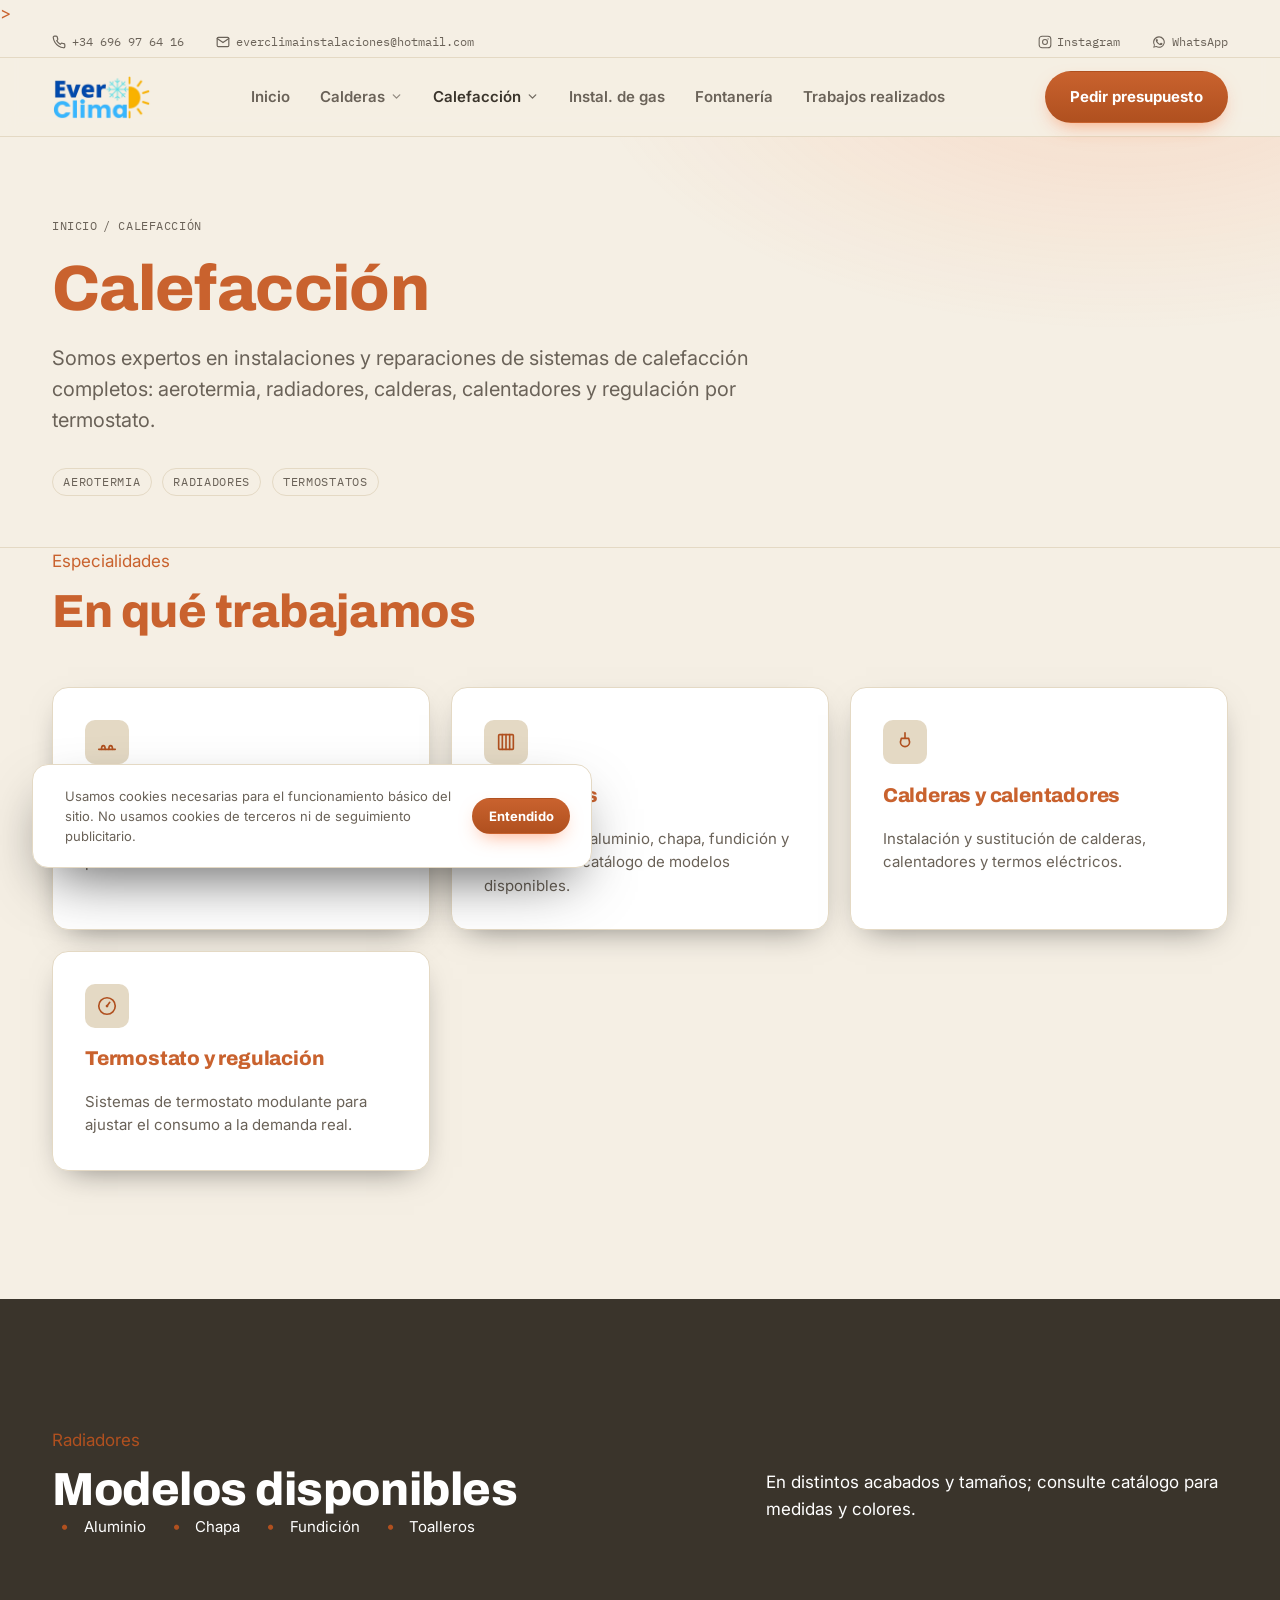
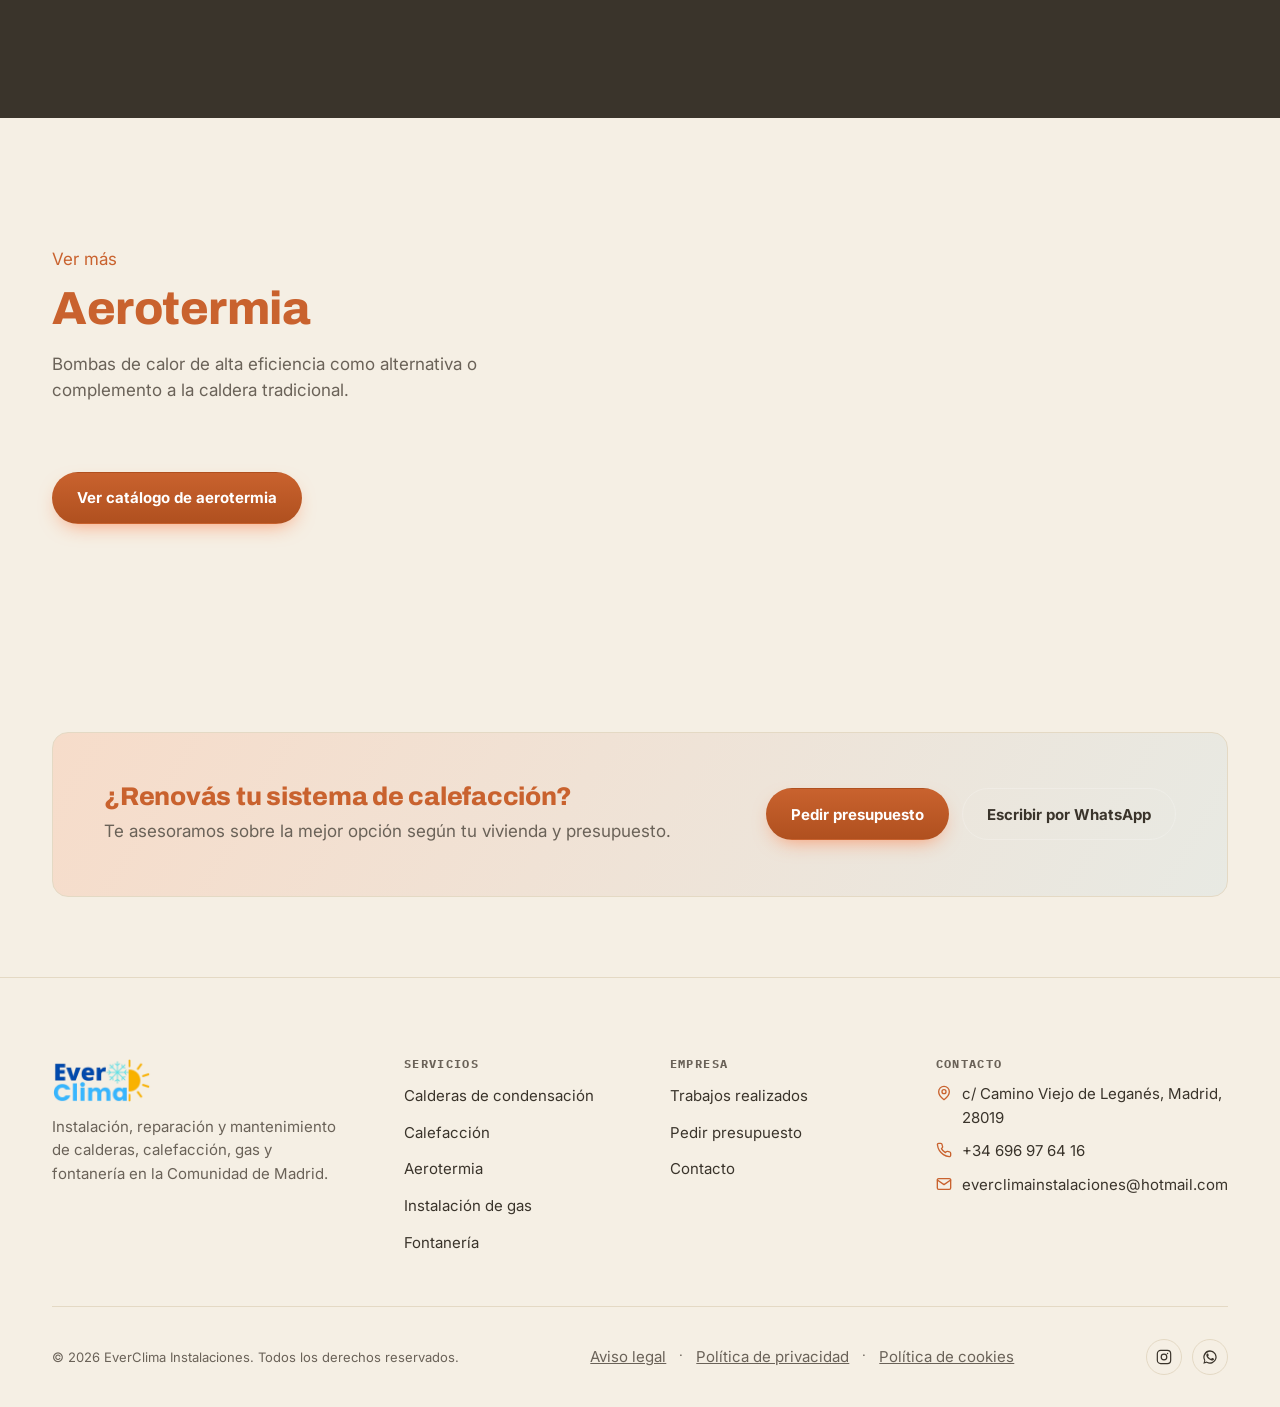
<file: calefaccion.html>
<!DOCTYPE html>
<html lang="es">
<head>
<meta charset="UTF-8">
<meta name="viewport" content="width=device-width, initial-scale=1.0">
    <meta name="theme-color" content="#3A342B">
<title>Instalacion de Calefaccion en Madrid | EverClima</title>
<meta name="description" content="Instalacion de sistemas de calefaccion: radiadores, aerotermia, calderas y termostatos en Madrid. Soluciones eficientes y con garantia.">
<link rel="canonical" href="https://everclima.com/calefaccion.html">
<link rel="icon" type="image/x-icon" href="favicon.ico">
<link rel="icon" type="image/png" sizes="32x32" href="favicon-32x32.png">
<link rel="icon" type="image/png" sizes="16x16" href="favicon-16x16.png">
<link rel="apple-touch-icon" sizes="180x180" href="apple-touch-icon.png">
<link rel="icon" type="image/png" sizes="192x192" href="android-chrome-192x192.png">
<link rel="icon" type="image/png" sizes="512x512" href="android-chrome-512x512.png">
    <meta property="og:type" content="website">
    <meta property="og:locale" content="es_ES">
    <meta property="og:site_name" content="EverClima Instalaciones">
    <meta property="og:title" content="Instalacion de Calefaccion en Madrid | EverClima">
    <meta property="og:description" content="Instalacion de sistemas de calefaccion: radiadores, aerotermia, calderas y termostatos en Madrid.">
    <meta property="og:url" content="https://everclima.com/calefaccion.html">
    <meta property="og:image" content="https://everclima.com/img/everclima-logo-original.png">>
<meta property="og:locale" content="es_ES">
<meta name="twitter:card" content="summary_large_image">
<meta name="twitter:title" content="Calefacción | EverClima Instalaciones">
<meta name="twitter:description" content="Instalación de aerotermia, radiadores, calderas y termostatos de regulación en Madrid.">
<meta name="twitter:image" content="https://everclima.com/img/logo/everclima-logo-original.png">
<link rel="preconnect" href="https://fonts.googleapis.com">
<link rel="preconnect" href="https://fonts.gstatic.com" crossorigin>
<link rel="stylesheet" href="https://fonts.googleapis.com/css2?family=Archivo:ital,wght@0,500;0,600;0,700;0,800;0,900;1,600&family=IBM+Plex+Mono:wght@400;500;600&family=Inter:wght@400;500;600;700&display=swap">
<link rel="stylesheet" href="css/base.min.css">
<link rel="stylesheet" href="css/servicio.min.css">
<link rel="stylesheet" href="css/home.min.css">
<script type="application/ld+json">
{
  "@context": "https://schema.org",
  "@type": "HVACBusiness",
  "name": "EverClima Instalaciones",
  "description": "Instalación, reparación y mantenimiento de calderas, calefacción, gas y fontanería en la Comunidad de Madrid.",
  "url": "https://everclima.com/",
  "telephone": "+34696976416",
  "email": "everclimainstalaciones@hotmail.com",
  "image": "https://everclima.com/img/logo/everclima-logo-original.png",
  "priceRange": "EUR",
  "address": {
    "@type": "PostalAddress",
    "streetAddress": "c/ Camino Viejo de Leganés",
    "postalCode": "28019",
    "addressLocality": "Madrid",
    "addressRegion": "Comunidad de Madrid",
    "addressCountry": "ES"
  },
  "areaServed": "Comunidad de Madrid",
  "sameAs": ["https://www.instagram.com/everclima_es/"]
}
</script>
</head>
<body>
<a class="salto-a-contenido" href="#contenido">Saltar al contenido</a>
<header class="encabezado">
  <div class="barra-superior">
    <div class="contenedor">
      <div class="grupo">
        <a href="tel:+34696976416"><svg viewBox="0 0 24 24" fill="none" stroke="currentColor" stroke-width="2" stroke-linecap="round" stroke-linejoin="round"><path d="M22 16.92v3a2 2 0 0 1-2.18 2 19.79 19.79 0 0 1-8.63-3.07 19.5 19.5 0 0 1-6-6 19.79 19.79 0 0 1-3.07-8.67A2 2 0 0 1 4.11 2h3a2 2 0 0 1 2 1.72 12.84 12.84 0 0 0 .7 2.81 2 2 0 0 1-.45 2.11L8.09 9.91a16 16 0 0 0 6 6l1.27-1.27a2 2 0 0 1 2.11-.45 12.84 12.84 0 0 0 2.81.7A2 2 0 0 1 22 16.92z"/></svg> +34 696 97 64 16</a>
        <a href="mailto:everclimainstalaciones@hotmail.com"><svg viewBox="0 0 24 24" fill="none" stroke="currentColor" stroke-width="2" stroke-linecap="round" stroke-linejoin="round"><path d="M4 4h16c1.1 0 2 .9 2 2v12c0 1.1-.9 2-2 2H4c-1.1 0-2-.9-2-2V6c0-1.1.9-2 2-2z"/><path d="m22 6-10 7L2 6"/></svg> everclimainstalaciones@hotmail.com</a>
      </div>
      <div class="grupo">
        <a href="https://www.instagram.com/everclima_es?igsh=YTQydWdubGltcXBy" target="_blank" rel="noopener"><svg viewBox="0 0 24 24" fill="none" stroke="currentColor" stroke-width="1.8"><rect x="2" y="2" width="20" height="20" rx="5"/><circle cx="12" cy="12" r="4.2"/><circle cx="17.3" cy="6.7" r="1.1" fill="currentColor" stroke="none"/></svg> Instagram</a>
        <a href="https://wa.me/34696976416" target="_blank" rel="noopener"><svg viewBox="0 0 24 24" fill="currentColor"><path d="M17.5 14.4c-.3-.1-1.7-.9-2-1-.3-.1-.5-.1-.7.1-.2.3-.7 1-.9 1.2-.2.2-.3.2-.6.1-.3-.1-1.3-.5-2.4-1.5-.9-.8-1.5-1.8-1.7-2.1-.2-.3 0-.5.1-.6.1-.1.3-.3.4-.5.1-.1.2-.3.3-.4.1-.2 0-.4 0-.5C10 9 9.5 7.7 9.3 7.2c-.2-.5-.4-.4-.6-.4h-.5c-.2 0-.5.1-.7.3-.2.3-1 1-1 2.3 0 1.4 1 2.7 1.1 2.9.1.2 2 3.1 4.9 4.3.7.3 1.2.5 1.6.6.7.2 1.3.2 1.8.1.5-.1 1.7-.7 1.9-1.3.2-.7.2-1.2.2-1.3-.1-.2-.3-.3-.6-.4z"/><path d="M12 2a10 10 0 0 0-8.6 15.1L2 22l5-1.3A10 10 0 1 0 12 2zm0 18.2c-1.6 0-3.1-.4-4.5-1.2l-.3-.2-3 .8.8-2.9-.2-.3A8.2 8.2 0 1 1 20.2 12 8.2 8.2 0 0 1 12 20.2z"/></svg> WhatsApp</a>
      </div>
    </div>
  </div>
  <nav class="nav-principal contenedor" aria-label="Navegación principal">
    <a href="index.html" class="marca">
      <img src="img/logo/everclima-logo-original.png" alt="EverClima" class="logo-everclima" width="412" height="184">
    </a>
    <ul class="menu">
      <li class=""><a href="index.html">Inicio</a></li>
      <li class="">
        <a href="calderas.html">Calderas <svg viewBox="0 0 24 24" fill="none" stroke="currentColor" stroke-width="2.5" stroke-linecap="round" stroke-linejoin="round"><polyline points="6 9 12 15 18 9"/></svg></a>
        <div class="submenu">
          <a href="calderas.html">Calderas de condensación</a>
          <a href="trabajos.html?cat=calderas">Trabajos realizados</a>
        </div>
      </li>
      <li class="activo">
        <a href="calefaccion.html">Calefacción <svg viewBox="0 0 24 24" fill="none" stroke="currentColor" stroke-width="2.5" stroke-linecap="round" stroke-linejoin="round"><polyline points="6 9 12 15 18 9"/></svg></a>
        <div class="submenu">
          <a href="aerotermia.html">Aerotermia</a>
          <a href="calefaccion.html#radiadores">Radiadores</a>
          
        </div>
      </li>
      <li class=""><a href="gas.html">Instal. de gas</a></li>
      <li class=""><a href="fontaneria.html">Fontanería</a></li>
      <li class=""><a href="trabajos.html">Trabajos realizados</a></li>
    </ul>
    <div class="acciones-nav">
      <a href="contacto.html" class="boton boton--llama">Pedir presupuesto</a>
      <button class="boton-menu-movil" aria-label="Abrir menú" aria-expanded="false">
        <svg viewBox="0 0 24 24" fill="none" stroke="currentColor" stroke-width="2" stroke-linecap="round"><line x1="4" y1="7" x2="20" y2="7"/><line x1="4" y1="12" x2="20" y2="12"/><line x1="4" y1="17" x2="20" y2="17"/></svg>
      </button>
    </div>
  </nav>
</header>
<main id="contenido">
<section class="banner-servicio">
  <div class="contenedor">
    <div class="migas"><a href="index.html">Inicio</a> / Calefacción</div>
    <h1>Calefacción</h1>
    <p class="intro">Somos expertos en instalaciones y reparaciones de sistemas de calefacción completos: aerotermia, radiadores, calderas, calentadores y regulación por termostato.</p>
    <div class="pastillas-fila"><span class="pastilla">Aerotermia</span><span class="pastilla">Radiadores</span><span class="pastilla">Termostatos</span></div>
  </div>
</section>
<section class="seccion" style="padding-top:0;">
  <div class="contenedor">
    <div class="cabecera-seccion">
      <div>
        <span class="eyebrow">Especialidades</span>
        <h2>En qué trabajamos</h2>
      </div>
    </div>
    <div class="grid-servicios">
      <div class="tarjeta-servicio card" style="min-height:220px;">
  <div class="icono-servicio"><svg viewBox="0 0 24 24" fill="none" stroke="currentColor" stroke-width="1.8" stroke-linecap="round" stroke-linejoin="round"><line x1="3" y1="20" x2="21" y2="20"/><path d="M6 20c0-3 1-4 2-4s2 1 2 4M14 20c0-3 1-4 2-4s2 1 2 4"/></svg></div>
  <h3>Aerotermia</h3>
  <p>Instalación de calefacción por aerotermia para un calor uniforme en toda la vivienda.</p>
</div>
      <div class="tarjeta-servicio card" style="min-height:220px;">
  <div class="icono-servicio"><svg viewBox="0 0 24 24" fill="none" stroke="currentColor" stroke-width="1.8" stroke-linecap="round" stroke-linejoin="round"><rect x="4" y="4" width="16" height="16" rx="1"/><line x1="8" y1="4" x2="8" y2="20"/><line x1="12" y1="4" x2="12" y2="20"/><line x1="16" y1="4" x2="16" y2="20"/></svg></div>
  <h3>Radiadores</h3>
  <p>Radiadores de aluminio, chapa, fundición y toalleros. Ver catálogo de modelos disponibles.</p>
</div>
      <div class="tarjeta-servicio card" style="min-height:220px;">
  <div class="icono-servicio"><svg viewBox="0 0 24 24" fill="none" stroke="currentColor" stroke-width="1.8" stroke-linecap="round" stroke-linejoin="round"><path d="M12 2v6M8 8h8l1 4a5 5 0 0 1-10 0z"/></svg></div>
  <h3>Calderas y calentadores</h3>
  <p>Instalación y sustitución de calderas, calentadores y termos eléctricos.</p>
</div>
      <div class="tarjeta-servicio card" style="min-height:220px;">
  <div class="icono-servicio"><svg viewBox="0 0 24 24" fill="none" stroke="currentColor" stroke-width="1.8" stroke-linecap="round" stroke-linejoin="round"><circle cx="12" cy="12" r="9"/><circle cx="12" cy="12" r="1.5" fill="currentColor" stroke="none"/><line x1="12" y1="12" x2="15" y2="8"/></svg></div>
  <h3>Termostato y regulación</h3>
  <p>Sistemas de termostato modulante para ajustar el consumo a la demanda real.</p>
</div>
    </div>
  </div>
</section>
<section class="seccion seccion--clara" id="radiadores">
  <div class="contenedor">
    <div class="cabecera-seccion">
      <div>
        <span class="eyebrow">Radiadores</span>
        <h2>Modelos disponibles</h2>
        <ul class="lista-modelos">
          <li>Aluminio</li>
          <li>Chapa</li>
          <li>Fundición</li>
          <li>Toalleros</li>
        </ul>
      </div>
      <p style="color: #ffffff;" class="nota-modelos">En distintos acabados y tamaños; consulte catálogo para medidas y colores.</p>
    </div>
  </div>
</section>
<section class="seccion">
  <div class="contenedor">
    <div class="cabecera-seccion">
      <div>
        <span class="eyebrow">Ver más</span>
        <h2>Aerotermia</h2>
        <p>Bombas de calor de alta eficiencia como alternativa o complemento a la caldera tradicional.</p>
      </div>
    </div>
    <a href="aerotermia.html" class="boton boton--llama">Ver catálogo de aerotermia</a>
  </div>
</section>
<div class="contenedor" style="padding-bottom:var(--sp-6);">
  <div class="cta-final">
  <div>
    <h3>¿Renovás tu sistema de calefacción?</h3>
    <p>Te asesoramos sobre la mejor opción según tu vivienda y presupuesto.</p>
  </div>
  <div class="acciones">
    <a href="contacto.html" class="boton boton--llama">Pedir presupuesto</a>
    <a href="https://wa.me/34696976416" target="_blank" rel="noopener" class="boton boton--fantasma">Escribir por WhatsApp</a>
  </div>
</div>
</div>
</main>
<footer class="pie">
  <div class="contenedor">
    <div class="pie-grid">
      <div class="pie-marca">
        <a href="index.html" class="marca"><img src="img/logo/everclima-logo-original.png" alt="EverClima" class="logo-everclima" width="412" height="184"></a>
        <p>Instalación, reparación y mantenimiento de calderas, calefacción, gas y fontanería en la Comunidad de Madrid.</p>
      </div>
      <div>
        <h4>Servicios</h4>
        <ul>
          <li><a href="calderas.html">Calderas de condensación</a></li>
          <li><a href="calefaccion.html">Calefacción</a></li>
          <li><a href="aerotermia.html">Aerotermia</a></li>
          <li><a href="gas.html">Instalación de gas</a></li>
          <li><a href="fontaneria.html">Fontanería</a></li>
        </ul>
      </div>
      <div>
        <h4>Empresa</h4>
        <ul>
          <li><a href="trabajos.html">Trabajos realizados</a></li>
          <li><a href="contacto.html">Pedir presupuesto</a></li>
          <li><a href="contacto.html">Contacto</a></li>
        </ul>
      </div>
      <div>
        <h4>Contacto</h4>
        <ul>
          <li class="pie-contacto-item"><svg viewBox="0 0 24 24" fill="none" stroke="currentColor" stroke-width="2" stroke-linecap="round" stroke-linejoin="round"><path d="M20 10c0 6-8 12-8 12s-8-6-8-12a8 8 0 0 1 16 0z"/><circle cx="12" cy="10" r="3"/></svg><span>c/ Camino Viejo de Leganés, Madrid, 28019</span></li>
          <li class="pie-contacto-item"><svg viewBox="0 0 24 24" fill="none" stroke="currentColor" stroke-width="2" stroke-linecap="round" stroke-linejoin="round"><path d="M22 16.92v3a2 2 0 0 1-2.18 2 19.79 19.79 0 0 1-8.63-3.07 19.5 19.5 0 0 1-6-6 19.79 19.79 0 0 1-3.07-8.67A2 2 0 0 1 4.11 2h3a2 2 0 0 1 2 1.72 12.84 12.84 0 0 0 .7 2.81 2 2 0 0 1-.45 2.11L8.09 9.91a16 16 0 0 0 6 6l1.27-1.27a2 2 0 0 1 2.11-.45 12.84 12.84 0 0 0 2.81.7A2 2 0 0 1 22 16.92z"/></svg><a href="tel:+34696976416">+34 696 97 64 16</a></li>
          <li class="pie-contacto-item"><svg viewBox="0 0 24 24" fill="none" stroke="currentColor" stroke-width="2" stroke-linecap="round" stroke-linejoin="round"><path d="M4 4h16c1.1 0 2 .9 2 2v12c0 1.1-.9 2-2 2H4c-1.1 0-2-.9-2-2V6c0-1.1.9-2 2-2z"/><path d="m22 6-10 7L2 6"/></svg><a href="mailto:everclimainstalaciones@hotmail.com">everclimainstalaciones@hotmail.com</a></li>
        </ul>
      </div>
    </div>
    <div class="pie-inferior">
      <span>© 2026 EverClima Instalaciones. Todos los derechos reservados.</span><div class="enlaces-legales"><a href="aviso-legal.html">Aviso legal</a> · <a href="politica-privacidad.html">Política de privacidad</a> · <a href="politica-cookies.html">Política de cookies</a></div>
      <div class="redes-pie">
        <a href="https://www.instagram.com/everclima_es?igsh=YTQydWdubGltcXBy" target="_blank" rel="noopener" aria-label="Instagram"><svg viewBox="0 0 24 24" fill="none" stroke="currentColor" stroke-width="1.8"><rect x="2" y="2" width="20" height="20" rx="5"/><circle cx="12" cy="12" r="4.2"/><circle cx="17.3" cy="6.7" r="1.1" fill="currentColor" stroke="none"/></svg></a>
        <a href="https://wa.me/34696976416" target="_blank" rel="noopener" aria-label="WhatsApp"><svg viewBox="0 0 24 24" fill="currentColor"><path d="M17.5 14.4c-.3-.1-1.7-.9-2-1-.3-.1-.5-.1-.7.1-.2.3-.7 1-.9 1.2-.2.2-.3.2-.6.1-.3-.1-1.3-.5-2.4-1.5-.9-.8-1.5-1.8-1.7-2.1-.2-.3 0-.5.1-.6.1-.1.3-.3.4-.5.1-.1.2-.3.3-.4.1-.2 0-.4 0-.5C10 9 9.5 7.7 9.3 7.2c-.2-.5-.4-.4-.6-.4h-.5c-.2 0-.5.1-.7.3-.2.3-1 1-1 2.3 0 1.4 1 2.7 1.1 2.9.1.2 2 3.1 4.9 4.3.7.3 1.2.5 1.6.6.7.2 1.3.2 1.8.1.5-.1 1.7-.7 1.9-1.3.2-.7.2-1.2.2-1.3-.1-.2-.3-.3-.6-.4z"/><path d="M12 2a10 10 0 0 0-8.6 15.1L2 22l5-1.3A10 10 0 1 0 12 2zm0 18.2c-1.6 0-3.1-.4-4.5-1.2l-.3-.2-3 .8.8-2.9-.2-.3A8.2 8.2 0 1 1 20.2 12 8.2 8.2 0 0 1 12 20.2z"/></svg></a>
      </div>
    </div>
  </div>
</footer>
<div class="aviso-cookies" role="dialog" aria-live="polite">
  <p>Usamos cookies necesarias para el funcionamiento básico del sitio. No usamos cookies de terceros ni de seguimiento publicitario.</p>
  <button class="boton boton--llama" data-accion="aceptar-cookies">Entendido</button>
</div>
<script src="js/comun.min.js"></script>
</body>
</html>
</file>
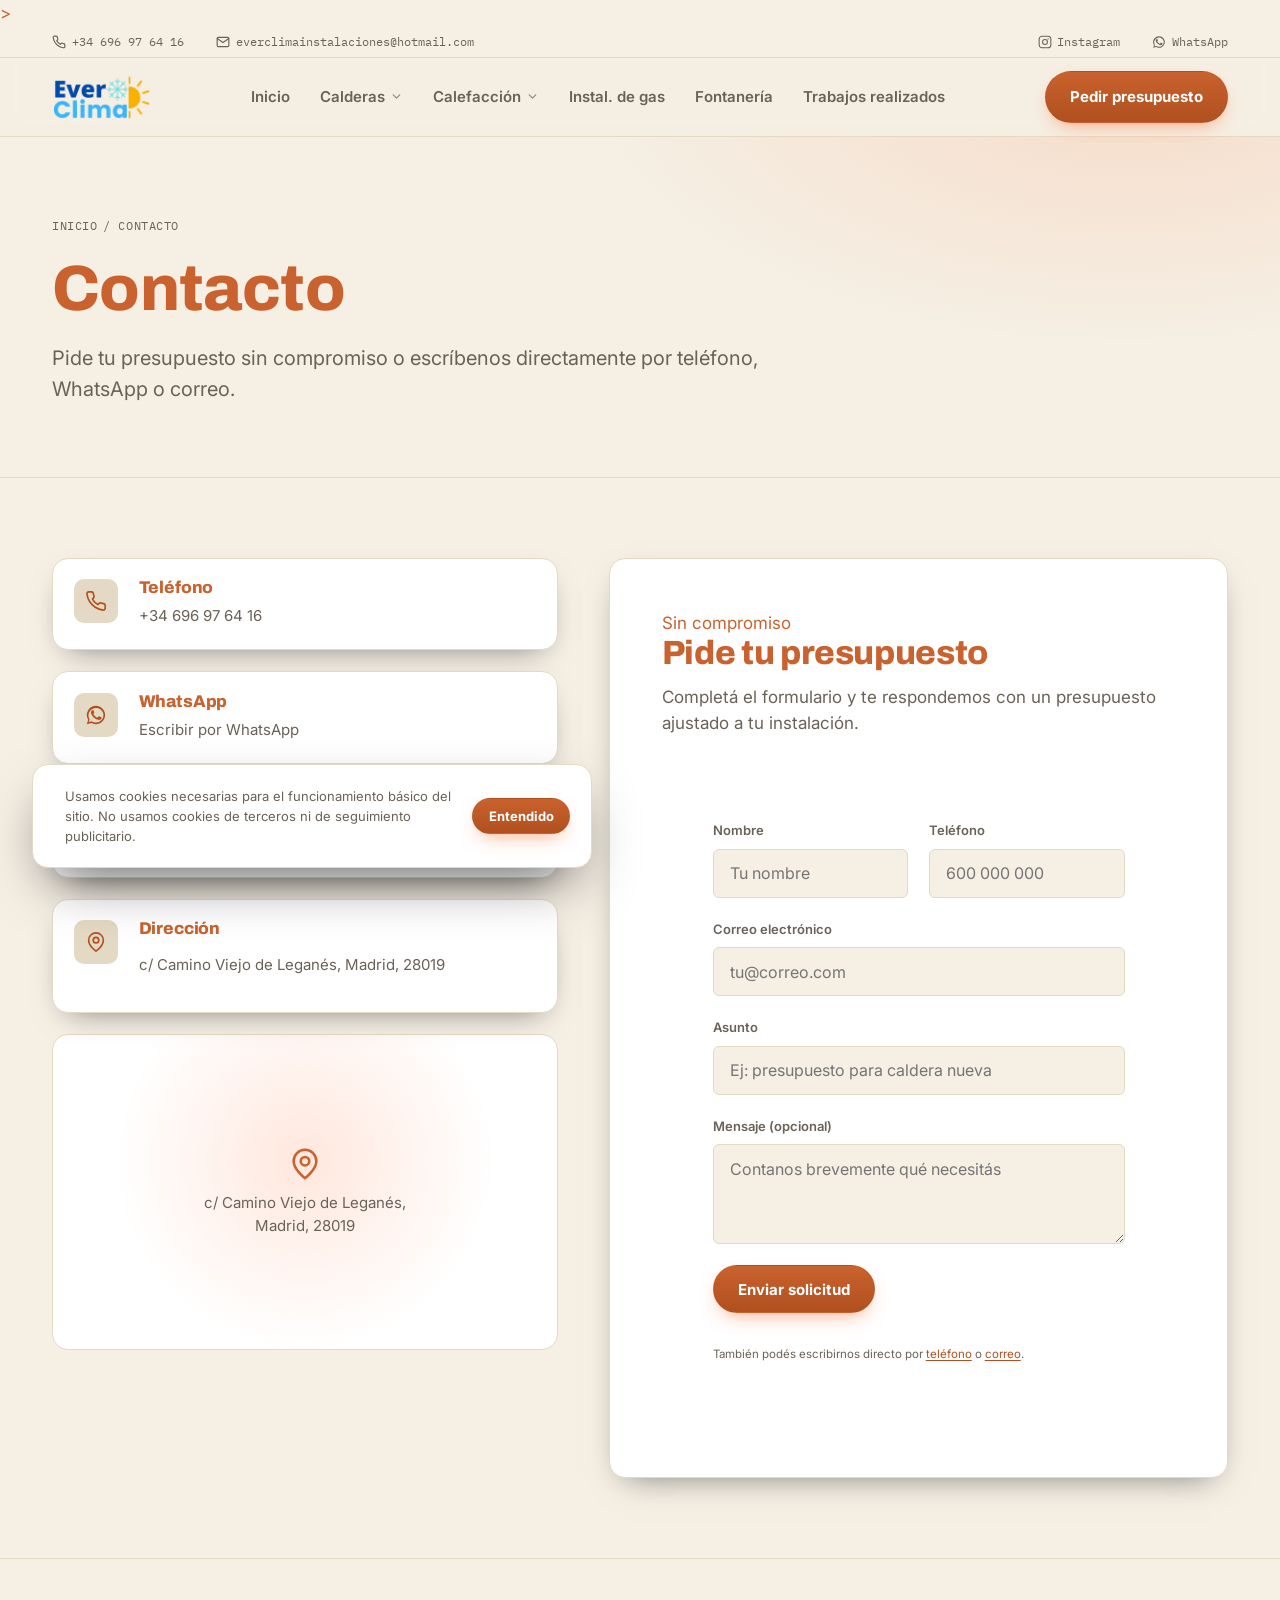
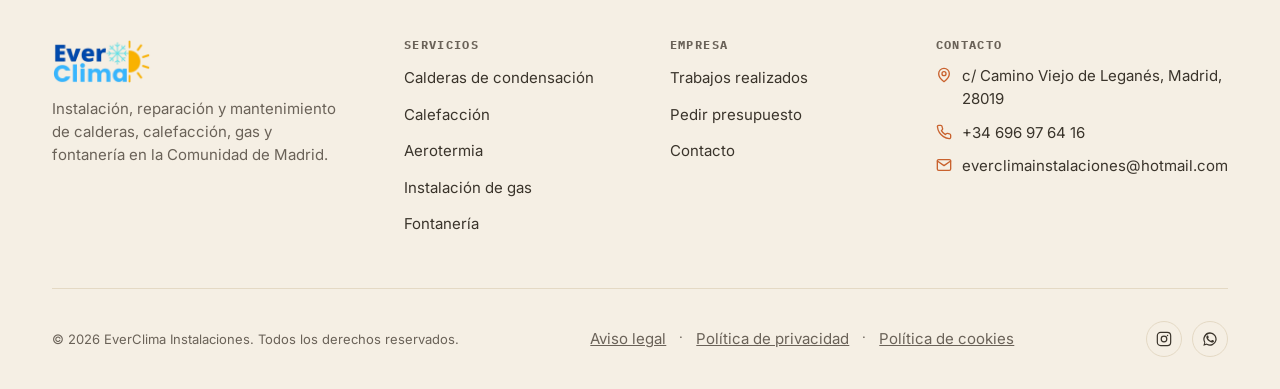
<file: contacto.html>
<!DOCTYPE html>
<html lang="es">
<head>
<meta charset="UTF-8">
<meta name="viewport" content="width=device-width, initial-scale=1.0">
    <meta name="theme-color" content="#3A342B">
<title>Contacto | Pide tu Presupuesto Gratis | EverClima</title>
<meta name="description" content="Contacta con EverClima: telefono, WhatsApp, correo y formulario de presupuesto sin compromiso. Te respondemos en menos de 24 horas.">
<link rel="canonical" href="https://everclima.com/contacto.html">
<link rel="icon" type="image/x-icon" href="favicon.ico">
<link rel="icon" type="image/png" sizes="32x32" href="favicon-32x32.png">
<link rel="icon" type="image/png" sizes="16x16" href="favicon-16x16.png">
<link rel="apple-touch-icon" sizes="180x180" href="apple-touch-icon.png">
<link rel="icon" type="image/png" sizes="192x192" href="android-chrome-192x192.png">
<link rel="icon" type="image/png" sizes="512x512" href="android-chrome-512x512.png">
    <meta property="og:type" content="website">
    <meta property="og:locale" content="es_ES">
    <meta property="og:site_name" content="EverClima Instalaciones">
    <meta property="og:title" content="Contacto | Pide tu Presupuesto Gratis | EverClima">
    <meta property="og:description" content="Contacta con EverClima: telefono, WhatsApp, correo y formulario de presupuesto sin compromiso.">
    <meta property="og:url" content="https://everclima.com/contacto.html">
    <meta property="og:image" content="https://everclima.com/img/everclima-logo-original.png">>
<meta property="og:locale" content="es_ES">
<meta name="twitter:card" content="summary_large_image">
<meta name="twitter:title" content="Contacto | EverClima Instalaciones">
<meta name="twitter:description" content="Contactá con EverClima: teléfono, WhatsApp, correo y formulario de presupuesto sin compromiso.">
<meta name="twitter:image" content="https://everclima.com/img/logo/everclima-logo-original.png">
<link rel="preconnect" href="https://fonts.googleapis.com">
<link rel="preconnect" href="https://fonts.gstatic.com" crossorigin>
<link rel="stylesheet" href="https://fonts.googleapis.com/css2?family=Archivo:ital,wght@0,500;0,600;0,700;0,800;0,900;1,600&family=IBM+Plex+Mono:wght@400;500;600&family=Inter:wght@400;500;600;700&display=swap">
<link rel="stylesheet" href="css/base.min.css">
<link rel="stylesheet" href="css/servicio.min.css">
<link rel="stylesheet" href="css/home.min.css">
<link rel="stylesheet" href="css/contacto.css">
<script type="application/ld+json">
{
  "@context": "https://schema.org",
  "@type": "HVACBusiness",
  "name": "EverClima Instalaciones",
  "description": "Instalación, reparación y mantenimiento de calderas, calefacción, gas y fontanería en la Comunidad de Madrid.",
  "url": "https://everclima.com/",
  "telephone": "+34696976416",
  "email": "everclimainstalaciones@hotmail.com",
  "image": "https://everclima.com/img/logo/everclima-logo-original.png",
  "priceRange": "EUR",
  "address": {
    "@type": "PostalAddress",
    "streetAddress": "c/ Camino Viejo de Leganés",
    "postalCode": "28019",
    "addressLocality": "Madrid",
    "addressRegion": "Comunidad de Madrid",
    "addressCountry": "ES"
  },
  "areaServed": "Comunidad de Madrid",
  "sameAs": ["https://www.instagram.com/everclima_es/"]
}
</script>
</head>
<body>
<a class="salto-a-contenido" href="#contenido">Saltar al contenido</a>
<header class="encabezado">
  <div class="barra-superior">
    <div class="contenedor">
      <div class="grupo">
        <a href="tel:+34696976416"><svg viewBox="0 0 24 24" fill="none" stroke="currentColor" stroke-width="2" stroke-linecap="round" stroke-linejoin="round"><path d="M22 16.92v3a2 2 0 0 1-2.18 2 19.79 19.79 0 0 1-8.63-3.07 19.5 19.5 0 0 1-6-6 19.79 19.79 0 0 1-3.07-8.67A2 2 0 0 1 4.11 2h3a2 2 0 0 1 2 1.72 12.84 12.84 0 0 0 .7 2.81 2 2 0 0 1-.45 2.11L8.09 9.91a16 16 0 0 0 6 6l1.27-1.27a2 2 0 0 1 2.11-.45 12.84 12.84 0 0 0 2.81.7A2 2 0 0 1 22 16.92z"/></svg> +34 696 97 64 16</a>
        <a href="mailto:everclimainstalaciones@hotmail.com"><svg viewBox="0 0 24 24" fill="none" stroke="currentColor" stroke-width="2" stroke-linecap="round" stroke-linejoin="round"><path d="M4 4h16c1.1 0 2 .9 2 2v12c0 1.1-.9 2-2 2H4c-1.1 0-2-.9-2-2V6c0-1.1.9-2 2-2z"/><path d="m22 6-10 7L2 6"/></svg> everclimainstalaciones@hotmail.com</a>
      </div>
      <div class="grupo">
        <a href="https://www.instagram.com/everclima_es?igsh=YTQydWdubGltcXBy" target="_blank" rel="noopener"><svg viewBox="0 0 24 24" fill="none" stroke="currentColor" stroke-width="1.8"><rect x="2" y="2" width="20" height="20" rx="5"/><circle cx="12" cy="12" r="4.2"/><circle cx="17.3" cy="6.7" r="1.1" fill="currentColor" stroke="none"/></svg> Instagram</a>
        <a href="https://wa.me/34696976416" target="_blank" rel="noopener"><svg viewBox="0 0 24 24" fill="currentColor"><path d="M17.5 14.4c-.3-.1-1.7-.9-2-1-.3-.1-.5-.1-.7.1-.2.3-.7 1-.9 1.2-.2.2-.3.2-.6.1-.3-.1-1.3-.5-2.4-1.5-.9-.8-1.5-1.8-1.7-2.1-.2-.3 0-.5.1-.6.1-.1.3-.3.4-.5.1-.1.2-.3.3-.4.1-.2 0-.4 0-.5C10 9 9.5 7.7 9.3 7.2c-.2-.5-.4-.4-.6-.4h-.5c-.2 0-.5.1-.7.3-.2.3-1 1-1 2.3 0 1.4 1 2.7 1.1 2.9.1.2 2 3.1 4.9 4.3.7.3 1.2.5 1.6.6.7.2 1.3.2 1.8.1.5-.1 1.7-.7 1.9-1.3.2-.7.2-1.2.2-1.3-.1-.2-.3-.3-.6-.4z"/><path d="M12 2a10 10 0 0 0-8.6 15.1L2 22l5-1.3A10 10 0 1 0 12 2zm0 18.2c-1.6 0-3.1-.4-4.5-1.2l-.3-.2-3 .8.8-2.9-.2-.3A8.2 8.2 0 1 1 20.2 12 8.2 8.2 0 0 1 12 20.2z"/></svg> WhatsApp</a>
      </div>
    </div>
  </div>
  <nav class="nav-principal contenedor" aria-label="Navegación principal">
    <a href="index.html" class="marca">
      <img src="img/logo/everclima-logo-original.png" alt="EverClima" class="logo-everclima" width="412" height="184">
    </a>
    <ul class="menu">
      <li class=""><a href="index.html">Inicio</a></li>
      <li class="">
        <a href="calderas.html">Calderas <svg viewBox="0 0 24 24" fill="none" stroke="currentColor" stroke-width="2.5" stroke-linecap="round" stroke-linejoin="round"><polyline points="6 9 12 15 18 9"/></svg></a>
        <div class="submenu">
          <a href="calderas.html">Calderas de condensación</a>
          <a href="trabajos.html?cat=calderas">Trabajos realizados</a>
        </div>
      </li>
      <li class="">
        <a href="calefaccion.html">Calefacción <svg viewBox="0 0 24 24" fill="none" stroke="currentColor" stroke-width="2.5" stroke-linecap="round" stroke-linejoin="round"><polyline points="6 9 12 15 18 9"/></svg></a>
        <div class="submenu">
          <a href="aerotermia.html">Aerotermia</a>
          <a href="calefaccion.html#radiadores">Radiadores</a>
          <a href="trabajos.html?cat=calefaccion">Trabajos realizados</a>
        </div>
      </li>
      <li class=""><a href="gas.html">Instal. de gas</a></li>
      <li class=""><a href="fontaneria.html">Fontanería</a></li>
      <li class=""><a href="trabajos.html">Trabajos realizados</a></li>
    </ul>
    <div class="acciones-nav">
      <a href="contacto.html" class="boton boton--llama">Pedir presupuesto</a>
      <button class="boton-menu-movil" aria-label="Abrir menú" aria-expanded="false">
        <svg viewBox="0 0 24 24" fill="none" stroke="currentColor" stroke-width="2" stroke-linecap="round"><line x1="4" y1="7" x2="20" y2="7"/><line x1="4" y1="12" x2="20" y2="12"/><line x1="4" y1="17" x2="20" y2="17"/></svg>
      </button>
    </div>
  </nav>
</header>
<main id="contenido">

<section class="banner-servicio">
  <div class="contenedor">
    <div class="migas"><a href="index.html">Inicio</a> / Contacto</div>
    <h1>Contacto</h1>
    <p class="intro">Pide tu presupuesto sin compromiso o escríbenos directamente por teléfono, WhatsApp o correo.</p>
  </div>
</section>

<div class="contenedor">
  <div class="layout-contacto">
    <div>
      <div class="tarjetas-contacto">
        <div class="tarjeta-contacto card">
  <div class="icono-servicio"><svg viewBox="0 0 24 24" fill="none" stroke="currentColor" stroke-width="1.8" stroke-linecap="round" stroke-linejoin="round"><path d="M22 16.92v3a2 2 0 0 1-2.18 2 19.79 19.79 0 0 1-8.63-3.07 19.5 19.5 0 0 1-6-6 19.79 19.79 0 0 1-3.07-8.67A2 2 0 0 1 4.11 2h3a2 2 0 0 1 2 1.72 12.84 12.84 0 0 0 .7 2.81 2 2 0 0 1-.45 2.11L8.09 9.91a16 16 0 0 0 6 6l1.27-1.27a2 2 0 0 1 2.11-.45 12.84 12.84 0 0 0 2.81.7A2 2 0 0 1 22 16.92z"/></svg></div>
  <div>
    <h3>Teléfono</h3>
    <a href="tel:+34696976416">+34 696 97 64 16</a>
  </div>
</div>
        <div class="tarjeta-contacto card">
  <div class="icono-servicio"><svg viewBox="0 0 24 24" fill="currentColor"><path d="M17.5 14.4c-.3-.1-1.7-.9-2-1-.3-.1-.5-.1-.7.1-.2.3-.7 1-.9 1.2-.2.2-.3.2-.6.1-.3-.1-1.3-.5-2.4-1.5-.9-.8-1.5-1.8-1.7-2.1-.2-.3 0-.5.1-.6.1-.1.3-.3.4-.5.1-.1.2-.3.3-.4.1-.2 0-.4 0-.5C10 9 9.5 7.7 9.3 7.2c-.2-.5-.4-.4-.6-.4h-.5c-.2 0-.5.1-.7.3-.2.3-1 1-1 2.3 0 1.4 1 2.7 1.1 2.9.1.2 2 3.1 4.9 4.3.7.3 1.2.5 1.6.6.7.2 1.3.2 1.8.1.5-.1 1.7-.7 1.9-1.3.2-.7.2-1.2.2-1.3-.1-.2-.3-.3-.6-.4z"/><path d="M12 2a10 10 0 0 0-8.6 15.1L2 22l5-1.3A10 10 0 1 0 12 2zm0 18.2c-1.6 0-3.1-.4-4.5-1.2l-.3-.2-3 .8.8-2.9-.2-.3A8.2 8.2 0 1 1 20.2 12 8.2 8.2 0 0 1 12 20.2z"/></svg></div>
  <div>
    <h3>WhatsApp</h3>
    <a href="https://wa.me/34696976416" target="_blank" rel="noopener">Escribir por WhatsApp</a>
  </div>
</div>
        <div class="tarjeta-contacto card">
  <div class="icono-servicio"><svg viewBox="0 0 24 24" fill="none" stroke="currentColor" stroke-width="1.8" stroke-linecap="round" stroke-linejoin="round"><path d="M4 4h16c1.1 0 2 .9 2 2v12c0 1.1-.9 2-2 2H4c-1.1 0-2-.9-2-2V6c0-1.1.9-2 2-2z"/><path d="m22 6-10 7L2 6"/></svg></div>
  <div>
    <h3>Correo electrónico</h3>
    <a href="mailto:everclimainstalaciones@hotmail.com">everclimainstalaciones@hotmail.com</a>
  </div>
</div>
        <div class="tarjeta-contacto card">
  <div class="icono-servicio"><svg viewBox="0 0 24 24" fill="none" stroke="currentColor" stroke-width="1.8" stroke-linecap="round" stroke-linejoin="round"><path d="M20 10c0 6-8 12-8 12s-8-6-8-12a8 8 0 0 1 16 0z"/><circle cx="12" cy="10" r="3"/></svg></div>
  <div>
    <h3>Dirección</h3>
    <p>c/ Camino Viejo de Leganés, Madrid, 28019</p>
  </div>
</div>
      </div>
      <div class="mapa-marcador">
        <svg viewBox="0 0 24 24" fill="none" stroke="currentColor" stroke-width="1.8" stroke-linecap="round" stroke-linejoin="round"><path d="M20 10c0 6-8 12-8 12s-8-6-8-12a8 8 0 0 1 16 0z"/><circle cx="12" cy="10" r="3"/></svg>
        <p>c/ Camino Viejo de Leganés, Madrid, 28019</p>
      </div>
    </div>

    <div class="card panel-form-contacto">
      <span class="eyebrow">Sin compromiso</span>
      <h2>Pide tu presupuesto</h2>
      <p>Completá el formulario y te respondemos con un presupuesto ajustado a tu instalación.</p>
      <form class="form-presupuesto" action="https://formspree.io/f/xvzevkda" method="POST">
        <input type="hidden" name="_gotcha" style="display:none" tabindex="-1" autocomplete="off">
        <input type="hidden" name="_next" value="https://everclima.com/gracias.html">
        <input type="hidden" name="_subject" value="Nuevo mensaje de contacto — EverClima">
        <input type="hidden" name="_template" value="plain">
        <div class="fila-campos">
          <div class="campo">
            <label for="nombre">Nombre</label>
            <input type="text" id="nombre" name="nombre" required placeholder="Tu nombre" autocomplete="name">
          </div>
          <div class="campo">
            <label for="telefono">Teléfono</label>
            <input type="tel" id="telefono" name="telefono" required placeholder="600 000 000" autocomplete="tel">
          </div>
        </div>
        <div class="campo">
          <label for="email">Correo electrónico</label>
          <input type="email" id="email" name="email" required placeholder="tu@correo.com" autocomplete="email">
        </div>
        <div class="campo">
          <label for="asunto">Asunto</label>
          <input type="text" id="asunto" name="asunto" placeholder="Ej: presupuesto para caldera nueva">
        </div>
        <div class="campo">
          <label for="mensaje">Mensaje (opcional)</label>
          <textarea id="mensaje" name="mensaje" placeholder="Contanos brevemente qué necesitás"></textarea>
        </div>
        <button type="submit" class="boton boton--llama" style="align-self:flex-start;">Enviar solicitud</button>
        <p class="nota-form">También podés escribirnos directo por <a href="tel:+34696976416">teléfono</a> o <a href="mailto:everclimainstalaciones@hotmail.com">correo</a>.</p>
      </form>
    </div>
  </div>
</div>

</main>
<footer class="pie">
  <div class="contenedor">
    <div class="pie-grid">
      <div class="pie-marca">
        <a href="index.html" class="marca"><img src="img/logo/everclima-logo-original.png" alt="EverClima" class="logo-everclima" width="412" height="184"></a>
        <p>Instalación, reparación y mantenimiento de calderas, calefacción, gas y fontanería en la Comunidad de Madrid.</p>
      </div>
      <div>
        <h4>Servicios</h4>
        <ul>
          <li><a href="calderas.html">Calderas de condensación</a></li>
          <li><a href="calefaccion.html">Calefacción</a></li>
          <li><a href="aerotermia.html">Aerotermia</a></li>
          <li><a href="gas.html">Instalación de gas</a></li>
          <li><a href="fontaneria.html">Fontanería</a></li>
        </ul>
      </div>
      <div>
        <h4>Empresa</h4>
        <ul>
          <li><a href="trabajos.html">Trabajos realizados</a></li>
          <li><a href="contacto.html">Pedir presupuesto</a></li>
          <li><a href="contacto.html">Contacto</a></li>
        </ul>
      </div>
      <div>
        <h4>Contacto</h4>
        <ul>
          <li class="pie-contacto-item"><svg viewBox="0 0 24 24" fill="none" stroke="currentColor" stroke-width="2" stroke-linecap="round" stroke-linejoin="round"><path d="M20 10c0 6-8 12-8 12s-8-6-8-12a8 8 0 0 1 16 0z"/><circle cx="12" cy="10" r="3"/></svg><span>c/ Camino Viejo de Leganés, Madrid, 28019</span></li>
          <li class="pie-contacto-item"><svg viewBox="0 0 24 24" fill="none" stroke="currentColor" stroke-width="2" stroke-linecap="round" stroke-linejoin="round"><path d="M22 16.92v3a2 2 0 0 1-2.18 2 19.79 19.79 0 0 1-8.63-3.07 19.5 19.5 0 0 1-6-6 19.79 19.79 0 0 1-3.07-8.67A2 2 0 0 1 4.11 2h3a2 2 0 0 1 2 1.72 12.84 12.84 0 0 0 .7 2.81 2 2 0 0 1-.45 2.11L8.09 9.91a16 16 0 0 0 6 6l1.27-1.27a2 2 0 0 1 2.11-.45 12.84 12.84 0 0 0 2.81.7A2 2 0 0 1 22 16.92z"/></svg><a href="tel:+34696976416">+34 696 97 64 16</a></li>
          <li class="pie-contacto-item"><svg viewBox="0 0 24 24" fill="none" stroke="currentColor" stroke-width="2" stroke-linecap="round" stroke-linejoin="round"><path d="M4 4h16c1.1 0 2 .9 2 2v12c0 1.1-.9 2-2 2H4c-1.1 0-2-.9-2-2V6c0-1.1.9-2 2-2z"/><path d="m22 6-10 7L2 6"/></svg><a href="mailto:everclimainstalaciones@hotmail.com">everclimainstalaciones@hotmail.com</a></li>
        </ul>
      </div>
    </div>
    <div class="pie-inferior">
      <span>© 2026 EverClima Instalaciones. Todos los derechos reservados.</span><div class="enlaces-legales"><a href="aviso-legal.html">Aviso legal</a> · <a href="politica-privacidad.html">Política de privacidad</a> · <a href="politica-cookies.html">Política de cookies</a></div>
      <div class="redes-pie">
        <a href="https://www.instagram.com/everclima_es?igsh=YTQydWdubGltcXBy" target="_blank" rel="noopener" aria-label="Instagram"><svg viewBox="0 0 24 24" fill="none" stroke="currentColor" stroke-width="1.8"><rect x="2" y="2" width="20" height="20" rx="5"/><circle cx="12" cy="12" r="4.2"/><circle cx="17.3" cy="6.7" r="1.1" fill="currentColor" stroke="none"/></svg></a>
        <a href="https://wa.me/34696976416" target="_blank" rel="noopener" aria-label="WhatsApp"><svg viewBox="0 0 24 24" fill="currentColor"><path d="M17.5 14.4c-.3-.1-1.7-.9-2-1-.3-.1-.5-.1-.7.1-.2.3-.7 1-.9 1.2-.2.2-.3.2-.6.1-.3-.1-1.3-.5-2.4-1.5-.9-.8-1.5-1.8-1.7-2.1-.2-.3 0-.5.1-.6.1-.1.3-.3.4-.5.1-.1.2-.3.3-.4.1-.2 0-.4 0-.5C10 9 9.5 7.7 9.3 7.2c-.2-.5-.4-.4-.6-.4h-.5c-.2 0-.5.1-.7.3-.2.3-1 1-1 2.3 0 1.4 1 2.7 1.1 2.9.1.2 2 3.1 4.9 4.3.7.3 1.2.5 1.6.6.7.2 1.3.2 1.8.1.5-.1 1.7-.7 1.9-1.3.2-.7.2-1.2.2-1.3-.1-.2-.3-.3-.6-.4z"/><path d="M12 2a10 10 0 0 0-8.6 15.1L2 22l5-1.3A10 10 0 1 0 12 2zm0 18.2c-1.6 0-3.1-.4-4.5-1.2l-.3-.2-3 .8.8-2.9-.2-.3A8.2 8.2 0 1 1 20.2 12 8.2 8.2 0 0 1 12 20.2z"/></svg></a>
      </div>
    </div>
  </div>
</footer>

<div class="aviso-cookies" role="dialog" aria-live="polite">
  <p>Usamos cookies necesarias para el funcionamiento básico del sitio. No usamos cookies de terceros ni de seguimiento publicitario.</p>
  <button class="boton boton--llama" data-accion="aceptar-cookies">Entendido</button>
</div>
<script src="js/comun.min.js"></script>
</body>
</html>
</file>
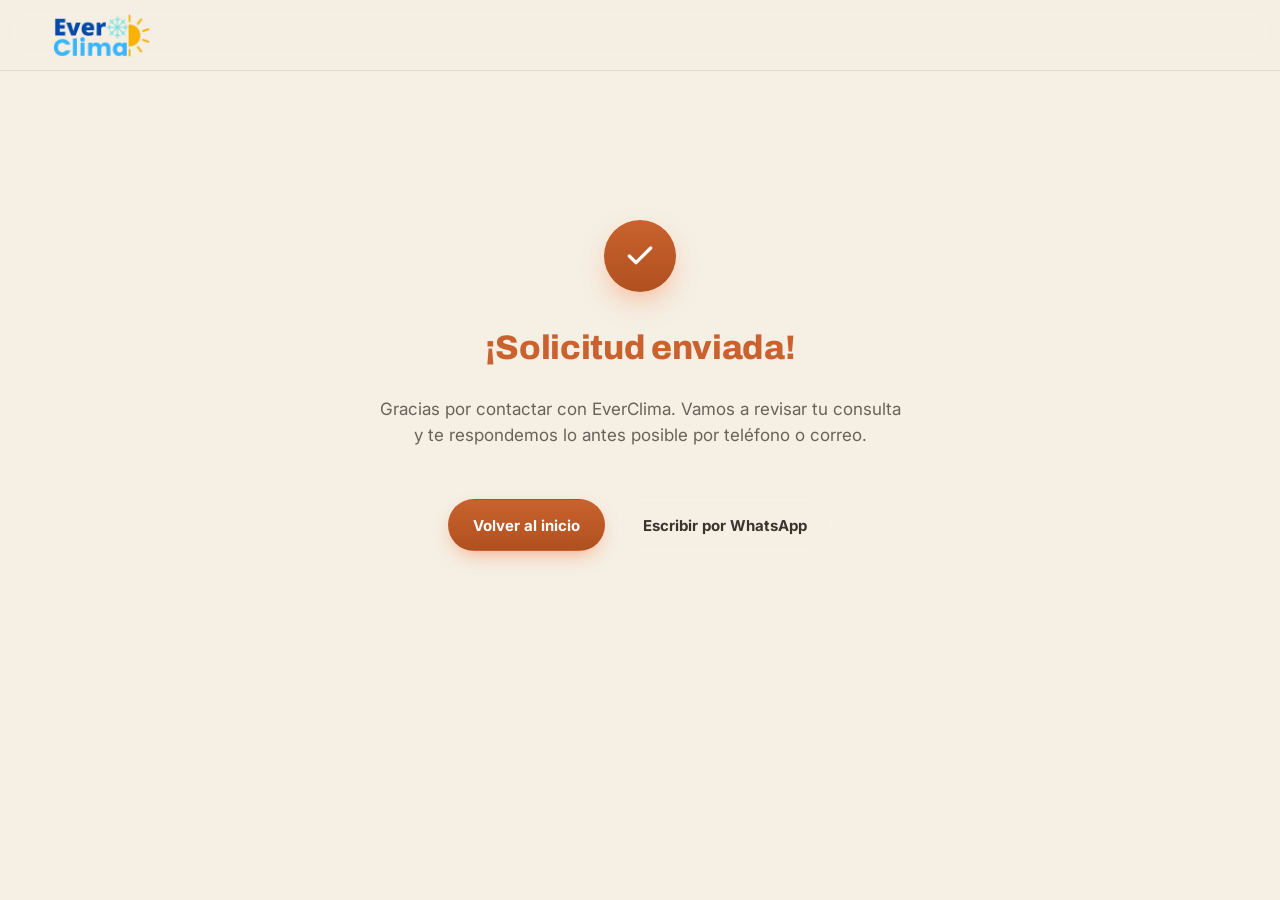
<file: gracias.html>
<!DOCTYPE html>
<html lang="es">
<head>
<meta charset="UTF-8">
<meta name="viewport" content="width=device-width, initial-scale=1.0">
    <meta name="theme-color" content="#3A342B">
<meta name="robots" content="noindex, nofollow">
<title>Solicitud Enviada | EverClima Instalaciones</title>
<meta name="description" content="Gracias por contactar con EverClima. Hemos recibido tu solicitud y te respondemos lo antes posible.">
<link rel="icon" type="image/x-icon" href="favicon.ico">
<link rel="preconnect" href="https://fonts.googleapis.com">
<link rel="preconnect" href="https://fonts.gstatic.com" crossorigin>
<link rel="stylesheet" href="https://fonts.googleapis.com/css2?family=Archivo:ital,wght@0,500;0,600;0,700;0,800;0,900;1,600&family=IBM+Plex+Mono:wght@400;500;600&family=Inter:wght@400;500;600;700&display=swap">
<link rel="stylesheet" href="css/base.min.css">
<style>
  .gracias-wrap{ min-height:70vh; display:flex; flex-direction:column; align-items:center; justify-content:center; text-align:center; padding-block:var(--sp-7); gap:var(--sp-2); }
  .gracias-check{ width:72px; height:72px; border-radius:50%; background:linear-gradient(180deg, var(--llama-500), var(--llama-600)); color:#fff; display:flex; align-items:center; justify-content:center; margin-bottom:var(--sp-2); box-shadow:0 12px 30px -10px rgba(255,106,43,.6); }
  .gracias-wrap h1{ margin-top:var(--sp-2); }
  .gracias-wrap p{ max-width:48ch; color:var(--acero-400); }
  .gracias-acciones{ display:flex; gap:var(--sp-2); flex-wrap:wrap; justify-content:center; margin-top:var(--sp-3); }
</style>

    <meta property="og:type" content="website">
    <meta property="og:locale" content="es_ES">
    <meta property="og:site_name" content="EverClima Instalaciones">
    <meta property="og:title" content="Solicitud Enviada | EverClima Instalaciones">
    <meta property="og:description" content="Gracias por contactar con EverClima. Te respondemos lo antes posible.">
    <meta property="og:url" content="https://everclima.com/gracias.html">
    <meta property="og:image" content="https://everclima.com/img/everclima-logo-original.png">
      <link rel="canonical" href="https://everclima.com/gracias.html">
  </head>
<body>
<header class="encabezado">
  <nav class="nav-principal contenedor" aria-label="Navegación principal">
    <a href="index.html" class="marca">
      <img src="img/logo/everclima-logo-original.png" alt="EverClima" class="logo-everclima" width="412" height="184">
    </a>
  </nav>
</header>
<main class="contenedor gracias-wrap" id="contenido">
  <div class="gracias-check"><svg viewBox="0 0 24 24" fill="none" stroke="currentColor" stroke-width="2.5" stroke-linecap="round" stroke-linejoin="round" width="32" height="32"><polyline points="20 6 9 17 4 12"/></svg></div>
  <h1>¡Solicitud enviada!</h1>
  <p>Gracias por contactar con EverClima. Vamos a revisar tu consulta y te respondemos lo antes posible por teléfono o correo.</p>
  <div class="gracias-acciones">
    <a href="index.html" class="boton boton--llama">Volver al inicio</a>
    <a href="https://wa.me/34696976416" target="_blank" rel="noopener" class="boton boton--fantasma">Escribir por WhatsApp</a>
  </div>
</main>
</body>
</html>
</file>
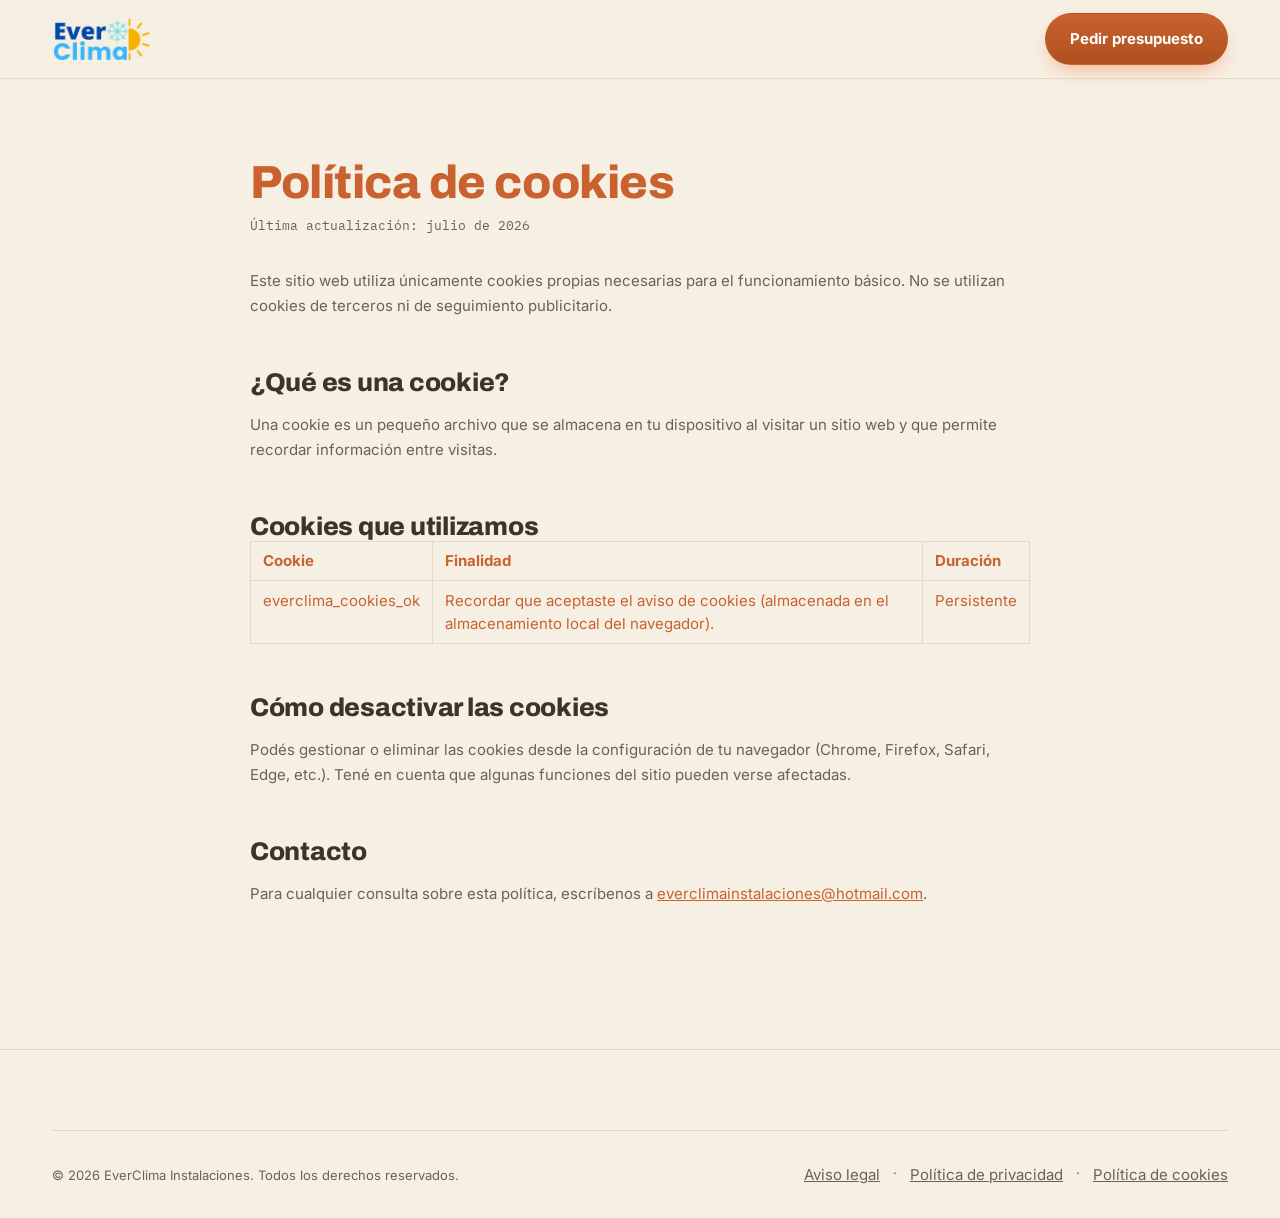
<file: politica-cookies.html>
<!DOCTYPE html>
<html lang="es">
<head>
<meta charset="UTF-8">
<meta name="viewport" content="width=device-width, initial-scale=1.0">
    <meta name="theme-color" content="#3A342B">
<title>Politica de Cookies | EverClima Instalaciones</title>
<meta name="description" content="Politica de cookies de EverClima Instalaciones. Informacion sobre el uso de cookies y como gestionarlas en este sitio web.">
<meta name="robots" content="noindex, nofollow">
<link rel="icon" type="image/x-icon" href="favicon.ico">
<link rel="preconnect" href="https://fonts.googleapis.com">
<link rel="preconnect" href="https://fonts.gstatic.com" crossorigin>
<link rel="stylesheet" href="https://fonts.googleapis.com/css2?family=Archivo:ital,wght@0,500;0,600;0,700;0,800;0,900;1,600&family=IBM+Plex+Mono:wght@400;500;600&family=Inter:wght@400;500;600;700&display=swap">
<link rel="stylesheet" href="css/base.min.css">
<link rel="stylesheet" href="css/legal.css">

    <meta property="og:type" content="website">
    <meta property="og:locale" content="es_ES">
    <meta property="og:site_name" content="EverClima Instalaciones">
    <meta property="og:title" content="Politica de Cookies | EverClima Instalaciones">
    <meta property="og:description" content="Politica de cookies de EverClima Instalaciones.">
    <meta property="og:url" content="https://everclima.com/politica-cookies.html">
    <meta property="og:image" content="https://everclima.com/img/everclima-logo-original.png">
      <link rel="canonical" href="https://everclima.com/politica-cookies.html">
  </head>
<body>
<a class="salto-a-contenido" href="#contenido">Saltar al contenido</a>
<header class="encabezado">
  <nav class="nav-principal contenedor" aria-label="Navegación principal">
    <a href="index.html" class="marca">
      <img src="img/logo/everclima-logo-original.png" alt="EverClima" class="logo-everclima" width="412" height="184">
    </a>
    <div class="acciones-nav">
      <a href="contacto.html" class="boton boton--llama">Pedir presupuesto</a>
    </div>
  </nav>
</header>
<main id="contenido" class="contenedor">
  <article class="legal">
    <h1>Política de cookies</h1>
    <span class="fecha">Última actualización: julio de 2026</span>

    <p>Este sitio web utiliza únicamente cookies propias necesarias para el funcionamiento básico. No se utilizan cookies de terceros ni de seguimiento publicitario.</p>

    <h2>¿Qué es una cookie?</h2>
    <p>Una cookie es un pequeño archivo que se almacena en tu dispositivo al visitar un sitio web y que permite recordar información entre visitas.</p>

    <h2>Cookies que utilizamos</h2>
    <table>
      <thead>
        <tr><th>Cookie</th><th>Finalidad</th><th>Duración</th></tr>
      </thead>
      <tbody>
        <tr><td>everclima_cookies_ok</td><td>Recordar que aceptaste el aviso de cookies (almacenada en el almacenamiento local del navegador).</td><td>Persistente</td></tr>
      </tbody>
    </table>

    <h2>Cómo desactivar las cookies</h2>
    <p>Podés gestionar o eliminar las cookies desde la configuración de tu navegador (Chrome, Firefox, Safari, Edge, etc.). Tené en cuenta que algunas funciones del sitio pueden verse afectadas.</p>

    <h2>Contacto</h2>
    <p>Para cualquier consulta sobre esta política, escríbenos a <a href="mailto:everclimainstalaciones@hotmail.com">everclimainstalaciones@hotmail.com</a>.</p>
  </article>
</main>
<footer class="pie">
  <div class="contenedor">
    <div class="pie-inferior">
      <span>© 2026 EverClima Instalaciones. Todos los derechos reservados.</span>
      <div class="enlaces-legales"><a href="aviso-legal.html">Aviso legal</a> · <a href="politica-privacidad.html">Política de privacidad</a> · <a href="politica-cookies.html">Política de cookies</a></div>
    </div>
  </div>
</footer>
</body>
</html>
</file>
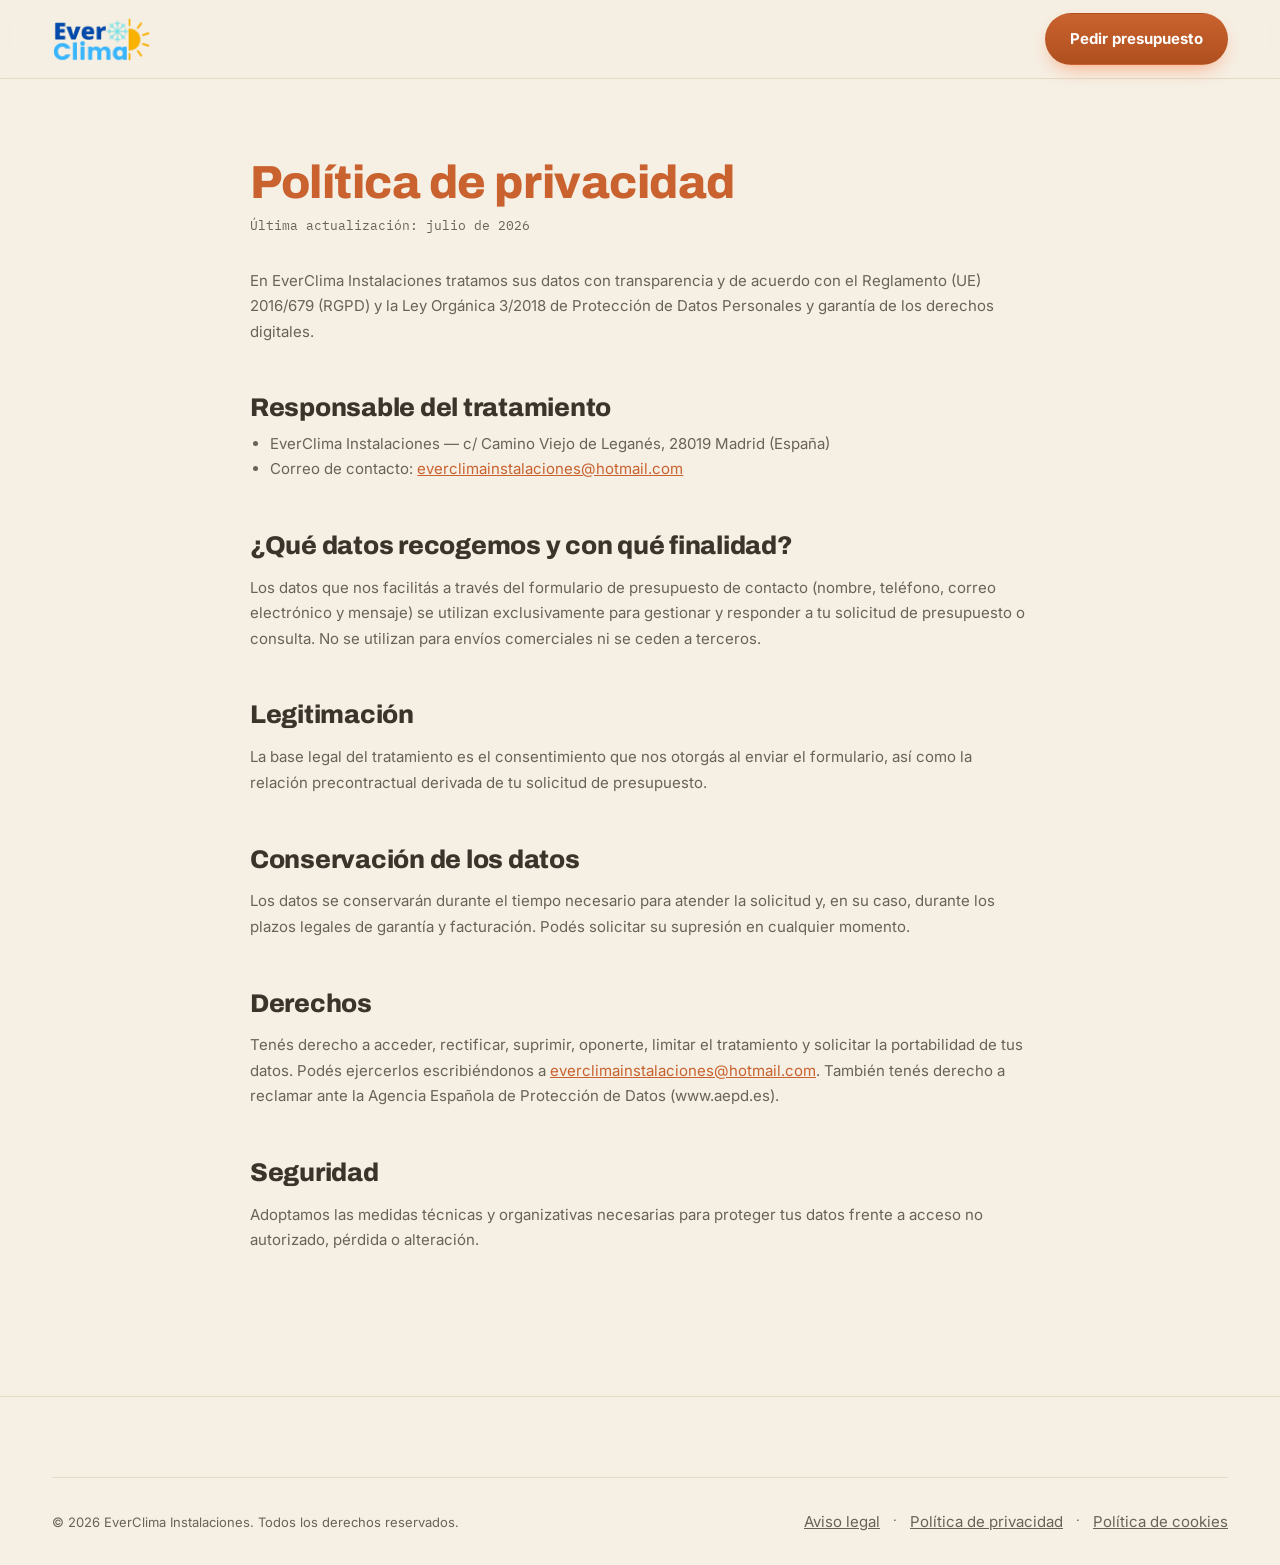
<file: politica-privacidad.html>
<!DOCTYPE html>
<html lang="es">
<head>
<meta charset="UTF-8">
<meta name="viewport" content="width=device-width, initial-scale=1.0">
    <meta name="theme-color" content="#3A342B">
<title>Politica de Privacidad | EverClima Instalaciones</title>
<meta name="description" content="Politica de privacidad de EverClima Instalaciones. Informacion sobre el tratamiento de datos personales conforme al RGPD.">
<meta name="robots" content="noindex, nofollow">
<link rel="icon" type="image/x-icon" href="favicon.ico">
<link rel="preconnect" href="https://fonts.googleapis.com">
<link rel="preconnect" href="https://fonts.gstatic.com" crossorigin>
<link rel="stylesheet" href="https://fonts.googleapis.com/css2?family=Archivo:ital,wght@0,500;0,600;0,700;0,800;0,900;1,600&family=IBM+Plex+Mono:wght@400;500;600&family=Inter:wght@400;500;600;700&display=swap">
<link rel="stylesheet" href="css/base.min.css">
<link rel="stylesheet" href="css/legal.css">

    <meta property="og:type" content="website">
    <meta property="og:locale" content="es_ES">
    <meta property="og:site_name" content="EverClima Instalaciones">
    <meta property="og:title" content="Politica de Privacidad | EverClima Instalaciones">
    <meta property="og:description" content="Politica de privacidad de EverClima Instalaciones.">
    <meta property="og:url" content="https://everclima.com/politica-privacidad.html">
    <meta property="og:image" content="https://everclima.com/img/everclima-logo-original.png">
      <link rel="canonical" href="https://everclima.com/politica-privacidad.html">
  </head>
<body>
<a class="salto-a-contenido" href="#contenido">Saltar al contenido</a>
<header class="encabezado">
  <nav class="nav-principal contenedor" aria-label="Navegación principal">
    <a href="index.html" class="marca">
      <img src="img/logo/everclima-logo-original.png" alt="EverClima" class="logo-everclima" width="412" height="184">
    </a>
    <div class="acciones-nav">
      <a href="contacto.html" class="boton boton--llama">Pedir presupuesto</a>
    </div>
  </nav>
</header>
<main id="contenido" class="contenedor">
  <article class="legal">
    <h1>Política de privacidad</h1>
    <span class="fecha">Última actualización: julio de 2026</span>

    <p>En EverClima Instalaciones tratamos sus datos con transparencia y de acuerdo con el Reglamento (UE) 2016/679 (RGPD) y la Ley Orgánica 3/2018 de Protección de Datos Personales y garantía de los derechos digitales.</p>

    <h2>Responsable del tratamiento</h2>
    <ul>
      <li>EverClima Instalaciones — c/ Camino Viejo de Leganés, 28019 Madrid (España)</li>
      <li>Correo de contacto: <a href="mailto:everclimainstalaciones@hotmail.com">everclimainstalaciones@hotmail.com</a></li>
    </ul>

    <h2>¿Qué datos recogemos y con qué finalidad?</h2>
    <p>Los datos que nos facilitás a través del formulario de presupuesto de contacto (nombre, teléfono, correo electrónico y mensaje) se utilizan exclusivamente para gestionar y responder a tu solicitud de presupuesto o consulta. No se utilizan para envíos comerciales ni se ceden a terceros.</p>

    <h2>Legitimación</h2>
    <p>La base legal del tratamiento es el consentimiento que nos otorgás al enviar el formulario, así como la relación precontractual derivada de tu solicitud de presupuesto.</p>

    <h2>Conservación de los datos</h2>
    <p>Los datos se conservarán durante el tiempo necesario para atender la solicitud y, en su caso, durante los plazos legales de garantía y facturación. Podés solicitar su supresión en cualquier momento.</p>

    <h2>Derechos</h2>
    <p>Tenés derecho a acceder, rectificar, suprimir, oponerte, limitar el tratamiento y solicitar la portabilidad de tus datos. Podés ejercerlos escribiéndonos a <a href="mailto:everclimainstalaciones@hotmail.com">everclimainstalaciones@hotmail.com</a>. También tenés derecho a reclamar ante la Agencia Española de Protección de Datos (www.aepd.es).</p>

    <h2>Seguridad</h2>
    <p>Adoptamos las medidas técnicas y organizativas necesarias para proteger tus datos frente a acceso no autorizado, pérdida o alteración.</p>
  </article>
</main>
<footer class="pie">
  <div class="contenedor">
    <div class="pie-inferior">
      <span>© 2026 EverClima Instalaciones. Todos los derechos reservados.</span>
      <div class="enlaces-legales"><a href="aviso-legal.html">Aviso legal</a> · <a href="politica-privacidad.html">Política de privacidad</a> · <a href="politica-cookies.html">Política de cookies</a></div>
    </div>
  </div>
</footer>
</body>
</html>
</file>
<file: css/legal.css>
.legal{ max-width:780px; margin-inline:auto; padding-block:var(--sp-6) var(--sp-7); }
.legal h1{ font-size:var(--t-3xl); margin-bottom:var(--sp-1); }
.legal .fecha{ font-family:var(--f-tecnico); font-size:var(--t-xs); color:var(--acero-400); display:block; margin-bottom:var(--sp-4); }
.legal h2{ font-size:var(--t-xl); margin-top:var(--sp-5); color:var(--hielo-050); }
.legal p, .legal li{ color:var(--acero-400); font-size:var(--t-sm); line-height:1.7; }
.legal ul{ padding-left:1.2em; margin:.5em 0; }
.legal a{ text-decoration:underline; color:var(--llama-500); }
.legal table{ border-collapse:collapse; width:100%; font-size:var(--t-sm); }
.legal th, .legal td{ border:1px solid var(--grafito-800); padding:.5em .8em; text-align:left; vertical-align:top; }
</file>
<file: css/contacto.css>
/* ============================================================
   CONTACTO
   ============================================================ */

.layout-contacto{
  display:grid;
  grid-template-columns:.9fr 1.1fr;
  gap:var(--sp-5);
  padding-block:var(--sp-6);
  align-items:start;
}
.tarjetas-contacto{ display:flex; flex-direction:column; gap:var(--sp-3); }
.tarjeta-contacto{
  padding:var(--sp-3);
  display:flex; align-items:flex-start; gap:var(--sp-3);
}
.tarjeta-contacto .icono-servicio{ flex-shrink:0; }
.tarjeta-contacto h3{ font-size:var(--t-base); margin-bottom:.3em; }
.tarjeta-contacto p, .tarjeta-contacto a{ color:var(--acero-400); font-size:var(--t-sm); }
.tarjeta-contacto a:hover{ color:var(--gas-400); }

.mapa-marcador{
  aspect-ratio:16/10;
  border-radius:var(--radio-lg);
  border:1px solid var(--grafito-800);
  background:
    radial-gradient(circle at 50% 40%, rgba(255,106,43,.16), transparent 60%),
    var(--grafito-900);
  display:flex; flex-direction:column; align-items:center; justify-content:center;
  gap:.6em; text-align:center; padding:var(--sp-4);
  margin-top:var(--sp-3);
}
.mapa-marcador svg{ width:34px; height:34px; color:var(--llama-500); }
.mapa-marcador p{ color:var(--acero-400); font-size:var(--t-sm); margin:0; max-width:26ch; }

.panel-form-contacto{ padding:var(--sp-5); }
.panel-form-contacto h2{ font-size:var(--t-2xl); }
.panel-form-contacto > p{ color:var(--acero-400); margin-top:var(--sp-2); margin-bottom:var(--sp-4); }

@media (max-width: 900px){
  .layout-contacto{ grid-template-columns:1fr; }
}
</file>
<file: css/base.min.css>
:root{--grafito-950:#F5EFE4;--grafito-900:#FFFFFF;--grafito-800:#E4D9C4;--acero-400:#6A6258;--hielo-050:#3A342B;--llama-500:#C9622E;--llama-600:#B0501F;--gas-400:#B0501F;--hielo-400:#4B7A8C;--hielo-300:#6E9AA9;--blanco:#FFFFFF;--negro-texto:#3A342B;--f-display:'Archivo',sans-serif;--f-cuerpo:'Inter',sans-serif;--f-tecnico:'IBM Plex Mono',monospace;--t-2xs:.72rem;--t-xs:.8125rem;--t-sm:.9375rem;--t-base:1.0625rem;--t-lg:1.25rem;--t-xl:1.6rem;--t-2xl:2.1rem;--t-3xl:2.9rem;--t-4xl:4rem;--t-5xl:5.4rem;--sp-1:.5rem;--sp-2:.8rem;--sp-3:1.3rem;--sp-4:2rem;--sp-5:3.2rem;--sp-6:5rem;--sp-7:8rem;--ancho-max:1240px;--radio-sm:6px;--radio-md:10px;--radio-lg:16px;--sombra-card:0 1px 0 rgba(255,255,255,.04) inset,0 12px 32px -16px rgba(0,0,0,.55);--anillo-foco:0 0 0 3px rgba(255,106,43,.45)}*,*::before,*::after{box-sizing:border-box}html{scroll-behavior:smooth}@media (prefers-reduced-motion:reduce){html{scroll-behavior:auto}*,*::before,*::after{animation-duration:.01ms!important;animation-iteration-count:1!important;transition-duration:.01ms!important;scroll-behavior:auto!important}}html,body{overflow-x:hidden}body{margin:0;background:var(--grafito-950);color:var(--llama-500);font-family:var(--f-cuerpo);font-size:var(--t-base);line-height:1.55;-webkit-font-smoothing:antialiased}img{max-width:100%;display:block}picture{display:contents}.icono-servicio{width:44px;height:44px;display:flex;align-items:center;justify-content:center;border-radius:var(--radio-md);background:var(--grafito-800);color:var(--gas-400);flex-shrink:0}.icono-servicio svg{width:22px;height:22px}a{color:inherit;text-decoration:none}button{font-family:inherit;cursor:pointer}input,textarea,select{font-family:inherit;font-size:1rem}:focus-visible{outline:none;box-shadow:var(--anillo-foco);border-radius:4px}h1,h2,h3,h4{font-family:var(--f-display);font-weight:800;line-height:1.05;margin:0;letter-spacing:-.01em}.contenedor{max-width:var(--ancho-max);margin-inline:auto;padding-inline:var(--sp-4)}.boton{display:inline-flex;align-items:center;justify-content:center;gap:.6em;padding:.9em 1.6em;border-radius:999px;font-family:var(--f-cuerpo);font-weight:700;font-size:var(--t-sm);border:1.5px solid transparent;transition:transform .15s ease,background .15s ease,border-color .15s ease,box-shadow .15s ease;white-space:nowrap}.boton:hover{transform:translateY(-1px)}.boton:active{transform:translateY(0)}.boton--llama{background:linear-gradient(180deg,var(--llama-500),var(--llama-600));color:var(--blanco);box-shadow:0 8px 20px -8px rgba(255,106,43,.65)}.boton--llama:hover{box-shadow:0 10px 26px -8px rgba(255,106,43,.8)}.boton--fantasma{background:transparent;border-color:rgba(255,255,255,.22);color:var(--hielo-050)}.boton--fantasma:hover{border-color:rgba(255,255,255,.5);background:rgba(255,255,255,.04)}.boton--oscuro{background:var(--grafito-950);color:var(--hielo-050);border-color:var(--grafito-950)}.boton--oscuro:hover{background:#000}.pastilla{display:inline-flex;align-items:center;gap:.5em;padding:.35em .9em;border-radius:999px;font-family:var(--f-tecnico);font-size:var(--t-2xs);letter-spacing:.06em;text-transform:uppercase;border:1px solid var(--grafito-800);color:var(--acero-400)}.card{background:var(--grafito-900);border:1px solid var(--grafito-800);border-radius:var(--radio-lg);box-shadow:var(--sombra-card)}.linea-tecnica{border:none;border-top:1px dashed var(--grafito-800);margin:0}.sr-solo{position:absolute;width:1px;height:1px;padding:0;margin:-1px;overflow:hidden;clip:rect(0,0,0,0);white-space:nowrap;border:0}.salto-a-contenido{position:absolute;left:-9999px;top:0;background:var(--llama-500);color:#fff;padding:.8em 1.4em;z-index:200;border-radius:0 0 8px 0}.salto-a-contenido:focus{left:0}.encabezado{position:sticky;top:0;z-index:100;background:rgba(245,239,228,.86);backdrop-filter:blur(10px);-webkit-backdrop-filter:blur(10px);border-bottom:1px solid var(--grafito-800)}.barra-superior{background:var(--grafito-950);border-bottom:1px solid var(--grafito-800);font-family:var(--f-tecnico);font-size:var(--t-2xs)}.barra-superior .contenedor{display:flex;align-items:center;justify-content:space-between;padding-block:.55em;gap:var(--sp-3);flex-wrap:wrap}.barra-superior a{display:flex;align-items:center;gap:.5em;color:var(--acero-400);transition:color .15s}.barra-superior a:hover{color:var(--gas-400)}.barra-superior svg{width:14px;height:14px;flex-shrink:0}.barra-superior .grupo{display:flex;gap:var(--sp-4);flex-wrap:wrap}.nav-principal{display:flex;align-items:center;justify-content:space-between;padding-block:var(--sp-2);gap:var(--sp-4)}.marca{display:flex;align-items:center;gap:.65em;font-family:var(--f-display);font-weight:900;font-size:1.35rem;letter-spacing:-.01em;color:var(--hielo-050)}.marca .icono-llama{width:30px;height:30px;flex-shrink:0}.marca span{color:var(--llama-500)}.logo-everclima{height:44px;width:auto}.menu{display:flex;align-items:center;gap:var(--sp-3);list-style:none;margin:0;padding:0}.menu>li{position:relative}.menu>li>a{display:flex;align-items:center;gap:.35em;padding:.7em .3em;font-weight:600;font-size:var(--t-sm);color:var(--acero-400);transition:color .15s}.menu>li>a:hover,.menu>li.activo>a{color:var(--hielo-050)}.menu>li>a svg{width:13px;height:13px;opacity:.7;transition:transform .15s}.menu>li:hover>a svg{transform:rotate(180deg)}.submenu{position:absolute;top:100%;left:0;min-width:230px;background:var(--grafito-900);border:1px solid var(--grafito-800);border-radius:var(--radio-md);padding:.5em;opacity:0;visibility:hidden;transform:translateY(4px);transition:opacity .15s ease,transform .15s ease,visibility .15s;box-shadow:0 20px 40px -16px rgba(0,0,0,.6)}.menu>li:hover .submenu,.menu>li:focus-within .submenu{opacity:1;visibility:visible;transform:translateY(0)}.submenu a{display:block;padding:.65em .8em;border-radius:var(--radio-sm);font-size:var(--t-sm);font-weight:500;color:var(--hielo-050)}.submenu a:hover{background:var(--grafito-800);color:var(--gas-400)}.acciones-nav{display:flex;align-items:center;gap:var(--sp-2)}.boton-menu-movil{display:none;background:none;border:1px solid var(--grafito-800);border-radius:var(--radio-sm);width:42px;height:42px;align-items:center;justify-content:center;color:var(--hielo-050)}.pie{background:var(--grafito-950);border-top:1px solid var(--grafito-800);padding-block:var(--sp-6) var(--sp-4)}.pie-grid{display:grid;grid-template-columns:1.4fr 1fr 1fr 1fr;gap:var(--sp-5);padding-bottom:var(--sp-5)}.pie h4{font-family:var(--f-tecnico);font-size:var(--t-2xs);letter-spacing:.12em;text-transform:uppercase;color:var(--acero-400);margin-bottom:var(--sp-2)}.pie ul{list-style:none;margin:0;padding:0;display:flex;flex-direction:column;gap:.6em}.pie a{color:var(--hielo-050);font-size:var(--t-sm);transition:color .15s}.pie a:hover{color:var(--gas-400)}.pie-marca p{color:var(--acero-400);font-size:var(--t-sm);max-width:32ch;margin:.9em 0 0}.pie-contacto-item{display:flex;align-items:flex-start;gap:.7em;color:var(--hielo-050);font-size:var(--t-sm)}.pie-contacto-item svg{width:16px;height:16px;flex-shrink:0;margin-top:.2em;color:var(--llama-500)}.pie-inferior{border-top:1px solid var(--grafito-800);padding-top:var(--sp-4);display:flex;justify-content:space-between;align-items:center;flex-wrap:wrap;gap:var(--sp-2);font-size:var(--t-xs);color:var(--acero-400)}.enlaces-legales{display:flex;flex-wrap:wrap;gap:.4em 1em}.enlaces-legales a{color:var(--acero-400);text-decoration:underline}.enlaces-legales a:hover{color:var(--gas-400)}.redes-pie{display:flex;gap:.8em}.redes-pie a{width:36px;height:36px;border-radius:50%;border:1px solid var(--grafito-800);display:flex;align-items:center;justify-content:center;color:var(--hielo-050);transition:border-color .15s,color .15s}.redes-pie a:hover{border-color:var(--llama-500);color:var(--gas-400)}.redes-pie svg{width:16px;height:16px}.aviso-cookies{position:fixed;left:var(--sp-4);right:var(--sp-4);bottom:var(--sp-4);z-index:300;max-width:560px;background:var(--grafito-900);border:1px solid var(--grafito-800);border-radius:var(--radio-lg);padding:var(--sp-3) var(--sp-3) var(--sp-3) var(--sp-4);box-shadow:0 24px 60px -20px rgba(0,0,0,.7);display:flex;align-items:center;gap:var(--sp-3);transform:translateY(140%);transition:transform .4s cubic-bezier(.16,1,.3,1)}.aviso-cookies.visible{transform:translateY(0)}.aviso-cookies p{margin:0;font-size:var(--t-xs);color:var(--acero-400);flex:1}.aviso-cookies .boton{padding:.7em 1.2em;font-size:var(--t-xs);flex-shrink:0}@media (max-width:980px){.pie-grid{grid-template-columns:1fr 1fr}}@media (max-width:860px){.barra-superior .grupo:last-child{display:none}.menu{position:fixed;inset:0 0 0 auto;width:min(320px,88vw);height:100vh;background:var(--grafito-950);border-left:1px solid var(--grafito-800);flex-direction:column;align-items:stretch;padding:calc(var(--sp-6)+10px) var(--sp-4) var(--sp-4);gap:0;transform:translateX(100%);transition:transform .3s ease;overflow-y:auto;visibility:hidden;pointer-events:none}.menu.abierto{transform:translateX(0);visibility:visible;pointer-events:auto}.menu>li>a{padding:1em .2em;border-bottom:1px solid var(--grafito-800);justify-content:space-between}.submenu{position:static;opacity:1;visibility:visible;transform:none;display:none;border:none;box-shadow:none;padding:0 0 .5em .8em;background:transparent}.menu>li.submenu-abierto .submenu{display:block}.menu>li:hover .submenu{display:none}.menu>li.submenu-abierto:hover .submenu{display:block}.boton-menu-movil{display:flex}.acciones-nav .boton--llama{display:none}}@media (max-width:640px){.pie-grid{grid-template-columns:1fr;gap:var(--sp-4)}:root{--t-5xl:3rem;--t-4xl:2.5rem;--t-3xl:2rem;--t-2xl:1.6rem}}@media print{*,*::before,*::after{box-shadow:none!important}body{background:#fff;color:#000;font-size:11pt}.encabezado,.barra-superior,.pie,.aviso-cookies,.aviso-bienvenida,.acciones-nav,.boton-menu-movil,.lightbox,.redes-pie,.salto-a-contenido,.boton--llama,.boton--fantasma,.boton--oscuro{display:none!important}a{color:#000;text-decoration:underline}a[href]::after{content:" (" attr(href) ")";font-size:9pt;color:#666}nav a[href]::after,.menu a[href]::after{content:none}.contenedor{max-width:100%;padding:0}img{max-width:100%!important;page-break-inside:avoid}h1,h2,h3,h4{page-break-after:avoid}.card{border:1px solid #ccc;background:#fff}.galeria{columns:2}}.galeria figure,.item-trabajo{position:relative;cursor:zoom-in}.galeria figure::after,.item-trabajo::after{content:"";position:absolute;inset:0;z-index:1;background:rgba(0,0,0,.22);opacity:0;transition:opacity .2s ease;pointer-events:none}.galeria figure::before,.item-trabajo::before{content:"";position:absolute;inset:0;z-index:2;background:url("data:image/svg+xml,%3Csvg xmlns='http://www.w3.org/2000/svg' viewBox='0 0 24 24' fill='none' stroke='%23FFFFFF' stroke-width='1.8' stroke-linecap='round'%3E%3Ccircle cx='10.5' cy='10.5' r='6.5'/%3E%3Cpath d='M20 20l-4.5-4.5'/%3E%3C/svg%3E") center / 26px 26px no-repeat,radial-gradient(circle at center,rgba(0,0,0,.5) 0%,rgba(0,0,0,.5) 50%,transparent 52%) center / 66px 66px no-repeat;opacity:0;transform:scale(.92);transition:opacity .2s ease,transform .2s ease;pointer-events:none}.galeria figure:hover::after,.item-trabajo:hover::after,.galeria figure:focus-within::after,.item-trabajo:focus-within::after{opacity:1}.galeria figure:hover::before,.item-trabajo:hover::before,.galeria figure:focus-within::before,.item-trabajo:focus-within::before{opacity:1;transform:scale(1)}.lightbox{position:fixed;inset:0;z-index:2000;background:rgba(0,0,0,.9);display:none;align-items:center;justify-content:center;padding:1rem}.lightbox.abierto{display:flex}.lightbox figure{margin:0;display:flex;flex-direction:column;align-items:center;max-width:100%;max-height:100%}.lightbox img{max-width:calc(100vw - 2rem);max-height:calc(100vh - 6rem);width:auto;height:auto;object-fit:contain;border-radius:6px;box-shadow:0 8px 40px rgba(0,0,0,.6)}.lightbox figcaption{margin-top:.8rem;font-family:var(--f-tecnico);font-size:var(--t-xs);letter-spacing:.04em;color:#E4D9C4}.lightbox-cierre,.lightbox-flecha{position:absolute;z-index:3;border:none;cursor:pointer;background:rgba(0,0,0,.45);color:#F5EFE4;font-family:var(--f-cuerpo);display:flex;align-items:center;justify-content:center;transition:background .15s ease,color .15s ease}.lightbox-cierre{top:1rem;right:1rem;width:44px;height:44px;border-radius:50%;font-size:1.6rem;line-height:1}.lightbox-flecha{top:50%;transform:translateY(-50%);width:48px;height:48px;border-radius:50%;font-size:2rem;line-height:1;padding-bottom:.15em}.lightbox-anterior{left:1rem}.lightbox-siguiente{right:1rem}.lightbox-cierre:hover,.lightbox-flecha:hover{background:rgba(255,255,255,.2);color:#FFFFFF}.lightbox-flecha.oculto{display:none}.aviso-bienvenida{position:fixed;top:8.5rem;left:0;right:0;margin-inline:auto;width:fit-content;max-width:min(90vw,420px);transform:translateY(-10px);z-index:400;display:flex;align-items:center;gap:.9em;background:var(--grafito-900);border:1px solid var(--grafito-800);border-radius:var(--radio-lg);padding:.85em 1.3em;box-shadow:0 16px 40px -14px rgba(0,0,0,.4);opacity:0;pointer-events:none;transition:opacity .3s ease,transform .3s ease}.aviso-bienvenida.visible{opacity:1;transform:none}.aviso-bienvenida-marca{width:10px;height:10px;border-radius:50%;background:var(--llama-500);flex-shrink:0}.aviso-bienvenida-texto{min-width:0}.aviso-bienvenida-texto strong{display:block;font-family:var(--f-cuerpo);font-size:var(--t-sm);color:var(--hielo-050);overflow-wrap:anywhere}.aviso-bienvenida-texto small{display:block;font-family:var(--f-tecnico);font-size:var(--t-2xs);letter-spacing:.03em;color:var(--acero-400);margin-top:.2em}@media (max-width:860px){.aviso-bienvenida{top:10.5rem}}
</file>
<file: css/home.min.css>
.hero{position:relative;overflow:hidden;padding-block:var(--sp-7) var(--sp-6);background:radial-gradient(1100px 520px at 82% -10%,rgba(255,106,43,.16),transparent 60%),radial-gradient(700px 420px at -5% 30%,rgba(79,168,216,.12),transparent 55%),var(--grafito-950)}.hero-grid{display:grid;grid-template-columns:1.05fr .95fr;gap:var(--sp-6);align-items:center}.hero-copy .eyebrow{margin-bottom:var(--sp-3)}.hero-copy h1{font-size:var(--t-5xl);color:var(--hielo-050)}.hero-copy h1 em{font-style:normal;background:linear-gradient(100deg,var(--gas-400),var(--llama-500) 65%);-webkit-background-clip:text;background-clip:text;color:transparent}.hero-copy p{font-size:var(--t-lg);color:var(--acero-400);max-width:46ch;margin:var(--sp-3) 0 var(--sp-4)}.hero-acciones{display:flex;gap:var(--sp-2);flex-wrap:wrap}.hero-datos{display:flex;gap:var(--sp-5);margin-top:var(--sp-5);padding-top:var(--sp-4);border-top:1px dashed var(--grafito-800)}.hero-dato dt{font-family:var(--f-tecnico);font-size:var(--t-2xl);font-weight:600;color:var(--hielo-050)}.hero-dato dd{margin:.2em 0 0;font-size:var(--t-xs);color:var(--acero-400);letter-spacing:.03em}.hero-diagrama{position:relative;aspect-ratio:1/1;display:flex;align-items:center;justify-content:center}.hero-diagrama svg{width:100%;height:100%}.trazo-animado{stroke-dasharray:6 7;animation:fluir 1.6s linear infinite}@keyframes fluir{to{stroke-dashoffset:-26}}.pulso{animation:latir 2.6s ease-in-out infinite;transform-origin:center}@keyframes latir{0%,100%{opacity:.55;transform:scale(1)}50%{opacity:1;transform:scale(1.06)}}.confianza{border-block:1px solid var(--grafito-800);background:var(--grafito-900)}.confianza .contenedor{display:flex;flex-wrap:wrap;gap:var(--sp-4);justify-content:space-between;padding-block:var(--sp-3)}.confianza-item{display:flex;align-items:center;gap:.7em;font-family:var(--f-tecnico);font-size:var(--t-xs);color:var(--acero-400);letter-spacing:.02em}.confianza-item svg{width:17px;height:17px;color:var(--llama-500);flex-shrink:0}.seccion{padding-block:var(--sp-7)}.seccion--clara{background:var(--hielo-050);color:var(--negro-texto)}.seccion--clara .eyebrow{color:var(--llama-600)}.seccion--clara .acero{color:#5B6472}.cabecera-seccion{display:flex;justify-content:space-between;align-items:flex-end;gap:var(--sp-4);margin-bottom:var(--sp-5);flex-wrap:wrap}.cabecera-seccion h2{font-size:var(--t-3xl);margin-top:var(--sp-2);max-width:20ch}.cabecera-seccion p{max-width:42ch;color:var(--acero-400)}.grid-servicios{display:grid;grid-template-columns:repeat(3,1fr);gap:var(--sp-3)}.tarjeta-servicio{padding:var(--sp-4);display:flex;flex-direction:column;gap:var(--sp-3);transition:border-color .2s ease,transform .2s ease;min-height:280px}.tarjeta-servicio:hover{border-color:rgba(255,106,43,.4);transform:translateY(-3px)}.tarjeta-servicio .num{font-family:var(--f-tecnico);font-size:var(--t-xs);color:var(--acero-400)}.tarjeta-servicio .icono-servicio{width:44px;height:44px;display:flex;align-items:center;justify-content:center;border-radius:var(--radio-md);background:var(--grafito-800);color:var(--gas-400)}.tarjeta-servicio .icono-servicio svg{width:22px;height:22px}.tarjeta-servicio h3{font-size:var(--t-lg);margin-top:auto}.tarjeta-servicio p{color:var(--acero-400);font-size:var(--t-sm);margin:0;flex:1}.tarjeta-servicio .ver-mas{display:flex;align-items:center;gap:.4em;font-size:var(--t-xs);font-weight:700;color:var(--hielo-050);font-family:var(--f-tecnico);letter-spacing:.04em;text-transform:uppercase}.tarjeta-servicio .ver-mas svg{width:14px;height:14px;transition:transform .15s}.tarjeta-servicio:hover .ver-mas svg{transform:translateX(3px)}.franja-trabajos{background:var(--grafito-950)}.mosaico-trabajos{display:grid;grid-template-columns:repeat(4,1fr);grid-auto-rows:140px;gap:.6rem}.mosaico-trabajos a{position:relative;border-radius:var(--radio-md);overflow:hidden;background:var(--grafito-900);border:1px solid var(--grafito-800)}.mosaico-trabajos a:nth-child(1){grid-column:span 2;grid-row:span 2}.mosaico-trabajos a:nth-child(6){grid-column:span 2}.mosaico-trabajos img{width:100%;height:100%;object-fit:cover;transition:transform .35s ease}.mosaico-trabajos a:hover img{transform:scale(1.06)}.mosaico-trabajos .etiqueta-mosaico{position:absolute;left:.7em;bottom:.7em;font-family:var(--f-tecnico);font-size:var(--t-2xs);letter-spacing:.06em;text-transform:uppercase;background:rgba(18,21,26,.82);padding:.4em .7em;border-radius:999px;color:var(--hielo-050)}.marcador-imagen-vacia{width:100%;height:100%;display:flex;align-items:center;justify-content:center;color:var(--acero-400);font-family:var(--f-tecnico);font-size:var(--t-2xs);text-align:center;padding:1em;background:repeating-linear-gradient(45deg,var(--grafito-800),var(--grafito-800) 8px,var(--grafito-900) 8px,var(--grafito-900) 16px)}.proceso{display:grid;grid-template-columns:repeat(4,1fr);gap:0;counter-reset:paso}.paso-proceso{position:relative;padding:var(--sp-4) var(--sp-3) var(--sp-3) 0;border-right:1px dashed var(--grafito-800)}.paso-proceso:last-child{border-right:none}.paso-proceso .num-paso{font-family:var(--f-tecnico);font-size:var(--t-2xl);color:var(--llama-500);display:block;margin-bottom:var(--sp-2)}.paso-proceso h3{font-size:var(--t-base);margin-bottom:.4em}.paso-proceso p{color:var(--acero-400);font-size:var(--t-sm);margin:0}.franja-formulario{background:radial-gradient(900px 420px at 90% 0%,rgba(255,106,43,.14),transparent 60%),var(--grafito-900);border-top:1px solid var(--grafito-800)}.panel-formulario{display:grid;grid-template-columns:.85fr 1.15fr;gap:0;overflow:hidden}.panel-formulario .lado-info{padding:var(--sp-5);background:var(--grafito-950);display:flex;flex-direction:column;justify-content:space-between;min-width:0}.panel-formulario .lado-info h2{font-size:var(--t-2xl);margin-top:var(--sp-2)}.panel-formulario .lado-info p{color:var(--acero-400);margin-top:var(--sp-2)}.contacto-directo{display:flex;flex-direction:column;gap:var(--sp-2);margin-top:var(--sp-4)}.contacto-directo a{display:flex;align-items:center;gap:.7em;font-weight:600;font-size:var(--t-sm);padding:.8em;border-radius:var(--radio-sm);border:1px solid var(--grafito-800);overflow-wrap:anywhere;transition:border-color .15s,background .15s}.contacto-directo a:hover{border-color:var(--llama-500);background:var(--grafito-900)}.contacto-directo svg{width:17px;height:17px;color:var(--llama-500);flex-shrink:0}.form-presupuesto{padding:var(--sp-5);display:flex;flex-direction:column;gap:var(--sp-3);min-width:0}.fila-campos{display:grid;grid-template-columns:1fr 1fr;gap:var(--sp-3)}.campo{display:flex;flex-direction:column;gap:.5em}.campo label{font-size:var(--t-xs);font-weight:600;color:var(--acero-400)}.campo input,.campo select,.campo textarea{width:100%;background:var(--grafito-950);border:1.5px solid var(--grafito-800);border-radius:var(--radio-sm);padding:.85em 1em;color:var(--hielo-050);transition:border-color .15s}.campo input:focus,.campo select:focus,.campo textarea:focus{border-color:var(--llama-500);outline:none}.campo textarea{resize:vertical;min-height:100px}.nota-form{font-size:var(--t-2xs);color:var(--acero-400)}.nota-form a{color:var(--gas-400);text-decoration:underline;text-underline-offset:2px}@media (max-width:980px){.hero-grid{grid-template-columns:1fr}.hero-diagrama{max-width:380px;margin-inline:auto;order:-1}.grid-servicios{grid-template-columns:repeat(2,1fr)}.proceso{grid-template-columns:repeat(2,1fr);row-gap:var(--sp-4)}.paso-proceso:nth-child(2){border-right:none}.panel-formulario{grid-template-columns:1fr}.mosaico-trabajos{grid-template-columns:repeat(3,1fr)}}@media (max-width:640px){.grid-servicios{grid-template-columns:1fr}.proceso{grid-template-columns:1fr}.paso-proceso{border-right:none;border-bottom:1px dashed var(--grafito-800);padding-bottom:var(--sp-3)}.fila-campos{grid-template-columns:1fr}.confianza .contenedor{justify-content:flex-start}.mosaico-trabajos{grid-template-columns:repeat(2,1fr);grid-auto-rows:120px}.mosaico-trabajos a:nth-child(1){grid-column:span 2;grid-row:span 1}}
</file>
<file: css/servicio.min.css>
.banner-servicio{position:relative;padding-block:var(--sp-6) var(--sp-5);background:radial-gradient(900px 460px at 88% -20%,rgba(255,106,43,.15),transparent 60%),var(--grafito-950);border-bottom:1px solid var(--grafito-800)}.migas{display:flex;align-items:center;gap:.5em;font-family:var(--f-tecnico);font-size:var(--t-2xs);color:var(--acero-400);text-transform:uppercase;letter-spacing:.05em;margin-bottom:var(--sp-3)}.migas a{color:var(--acero-400);transition:color .15s}.migas a:hover{color:var(--gas-400)}.banner-servicio h1{font-size:var(--t-4xl);max-width:16ch}.banner-servicio .intro{font-size:var(--t-lg);color:var(--acero-400);max-width:56ch;margin-top:var(--sp-3)}.pastillas-fila{display:flex;flex-wrap:wrap;gap:.6em;margin-top:var(--sp-4)}.galeria{columns:4;column-gap:.7rem;padding-block:var(--sp-5)}.galeria figure{display:inline-block;width:100%;margin:0 0 .7rem;break-inside:avoid;-webkit-column-break-inside:avoid;border-radius:var(--radio-md);overflow:hidden;border:1px solid var(--grafito-800);background:var(--grafito-900)}.galeria img{width:100%;height:auto;display:block}.galeria--compacta{columns:3}.grid-alcance{display:grid;grid-template-columns:1fr 1fr;gap:var(--sp-4)}.lista-alcance{list-style:none;margin:0;padding:0;display:flex;flex-direction:column;gap:.7em}.lista-alcance li{display:flex;align-items:flex-start;gap:.7em;font-size:var(--t-sm);color:var(--hielo-050)}.lista-alcance svg{width:16px;height:16px;flex-shrink:0;margin-top:.2em}.lista-alcance.incluye svg{color:var(--gas-400)}.lista-alcance.no-incluye svg{color:var(--acero-400)}.lista-alcance.no-incluye li{color:var(--acero-400)}.titulo-alcance{font-family:var(--f-tecnico);font-size:var(--t-xs);letter-spacing:.08em;text-transform:uppercase;margin-bottom:var(--sp-2);display:block}.lista-modelos{list-style:none;margin:0;padding:0;display:flex;flex-wrap:wrap;gap:.6rem;align-items:center}.lista-modelos li{color:var(--blanco);background:transparent;padding:.25rem .5rem;border-radius:6px;font-size:var(--t-sm);line-height:1;display:inline-flex;align-items:center}.lista-modelos li::before{content:'•';color:var(--gas-400);display:inline-block;width:1em;margin-right:.45em;font-size:1.1em}.nota-modelos{color:var(--acero-400);margin-top:.6rem}#radiadores .cabecera-seccion h2{color:var(--blanco)}.titulo-alcance.si{color:var(--gas-400)}.titulo-alcance.no{color:var(--acero-400)}.marca-catalogo{margin-bottom:var(--sp-5)}.marca-catalogo h3{font-family:var(--f-tecnico);font-size:var(--t-sm);letter-spacing:.1em;text-transform:uppercase;color:var(--gas-400);display:flex;align-items:center;gap:.8em;margin-bottom:var(--sp-3)}.marca-catalogo h3::after{content:'';flex:1;height:1px;background:var(--grafito-800)}.grid-productos{display:grid;grid-template-columns:repeat(auto-fit,minmax(280px,1fr));gap:var(--sp-3)}.tarjeta-producto{padding:var(--sp-3);display:flex;flex-direction:column;gap:var(--sp-2)}.tarjeta-producto .foto-producto{aspect-ratio:4/3;border-radius:var(--radio-sm);overflow:hidden;background:var(--grafito-950);border:1px solid var(--grafito-800)}.tarjeta-producto .foto-producto img{width:100%;height:100%;object-fit:contain}.tarjeta-producto h4{font-size:var(--t-base);font-family:var(--f-display);font-weight:700;margin:0}.tarjeta-producto .specs{font-family:var(--f-tecnico);font-size:var(--t-2xs);color:var(--acero-400);line-height:1.5;margin:0}.tarjeta-producto .precio-fila{display:flex;align-items:center;justify-content:space-between;margin-top:auto;padding-top:var(--sp-2);border-top:1px dashed var(--grafito-800)}.tarjeta-producto .precio{font-family:var(--f-tecnico);font-weight:600;font-size:var(--t-lg);color:var(--hielo-050)}.tarjeta-producto .precio.consultar{font-size:var(--t-sm);color:var(--acero-400)}.nota-precios{font-size:var(--t-xs);color:var(--acero-400);border-left:2px solid var(--llama-500);padding-left:var(--sp-2);margin-bottom:var(--sp-5)}.cta-final{margin-top:var(--sp-6);padding:var(--sp-5);border-radius:var(--radio-lg);background:linear-gradient(120deg,rgba(255,106,43,.14),rgba(79,168,216,.08));border:1px solid var(--grafito-800);display:flex;align-items:center;justify-content:space-between;gap:var(--sp-4);flex-wrap:wrap}.cta-final h3{font-size:var(--t-xl)}.cta-final p{color:var(--acero-400);margin:.4em 0 0}.cta-final.cta-final--clara h3,.cta-final.cta-final--clara p{color:var(--blanco)}.cta-final.cta-final--clara p{opacity:.92}.cta-final.cta-final--clara .boton--fantasma{color:var(--blanco);border-color:rgba(255,255,255,.35)}.cta-final.cta-final--clara .boton--fantasma:hover{border-color:rgba(255,255,255,.75);background:rgba(255,255,255,.08)}.cta-final .acciones{display:flex;gap:var(--sp-2);flex-wrap:wrap}@media (max-width:860px){.galeria{columns:2}.grid-alcance{grid-template-columns:1fr}}@media (max-width:560px){.galeria,.galeria--compacta{columns:2}}
</file>
